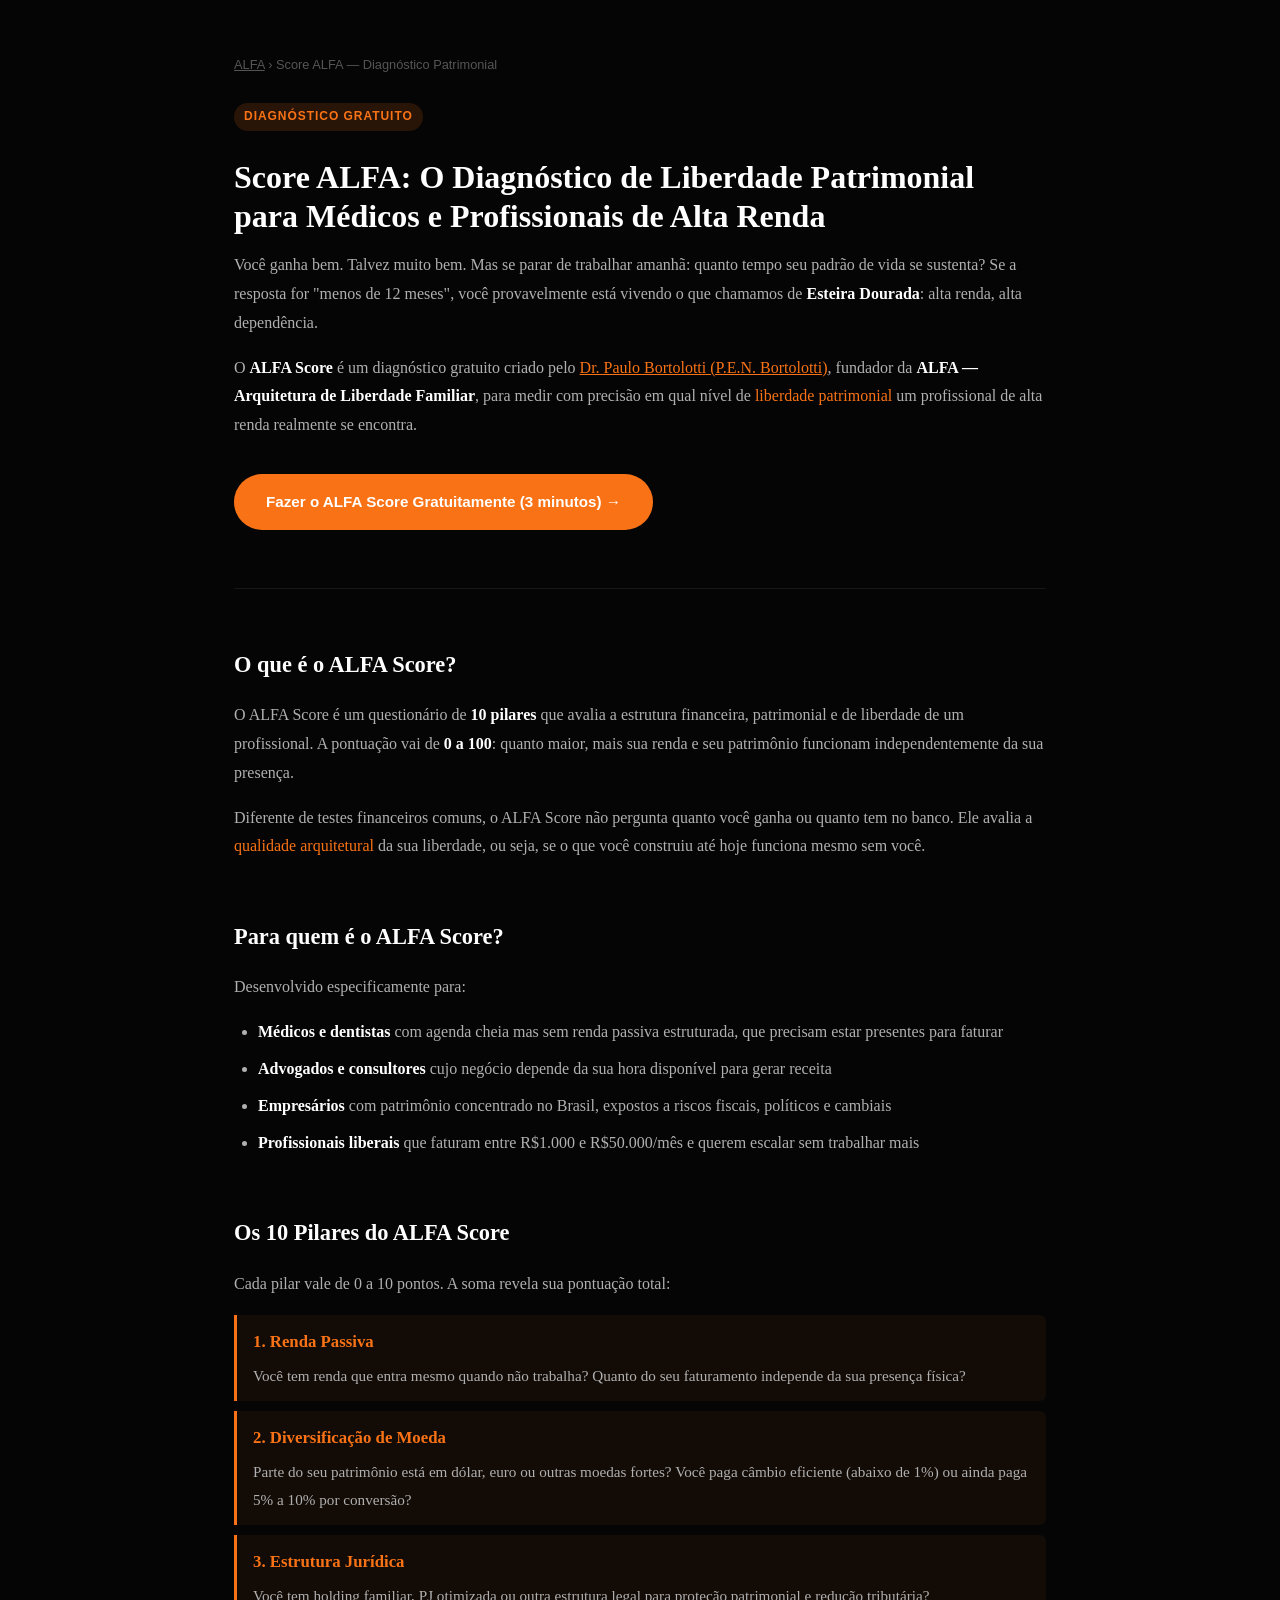
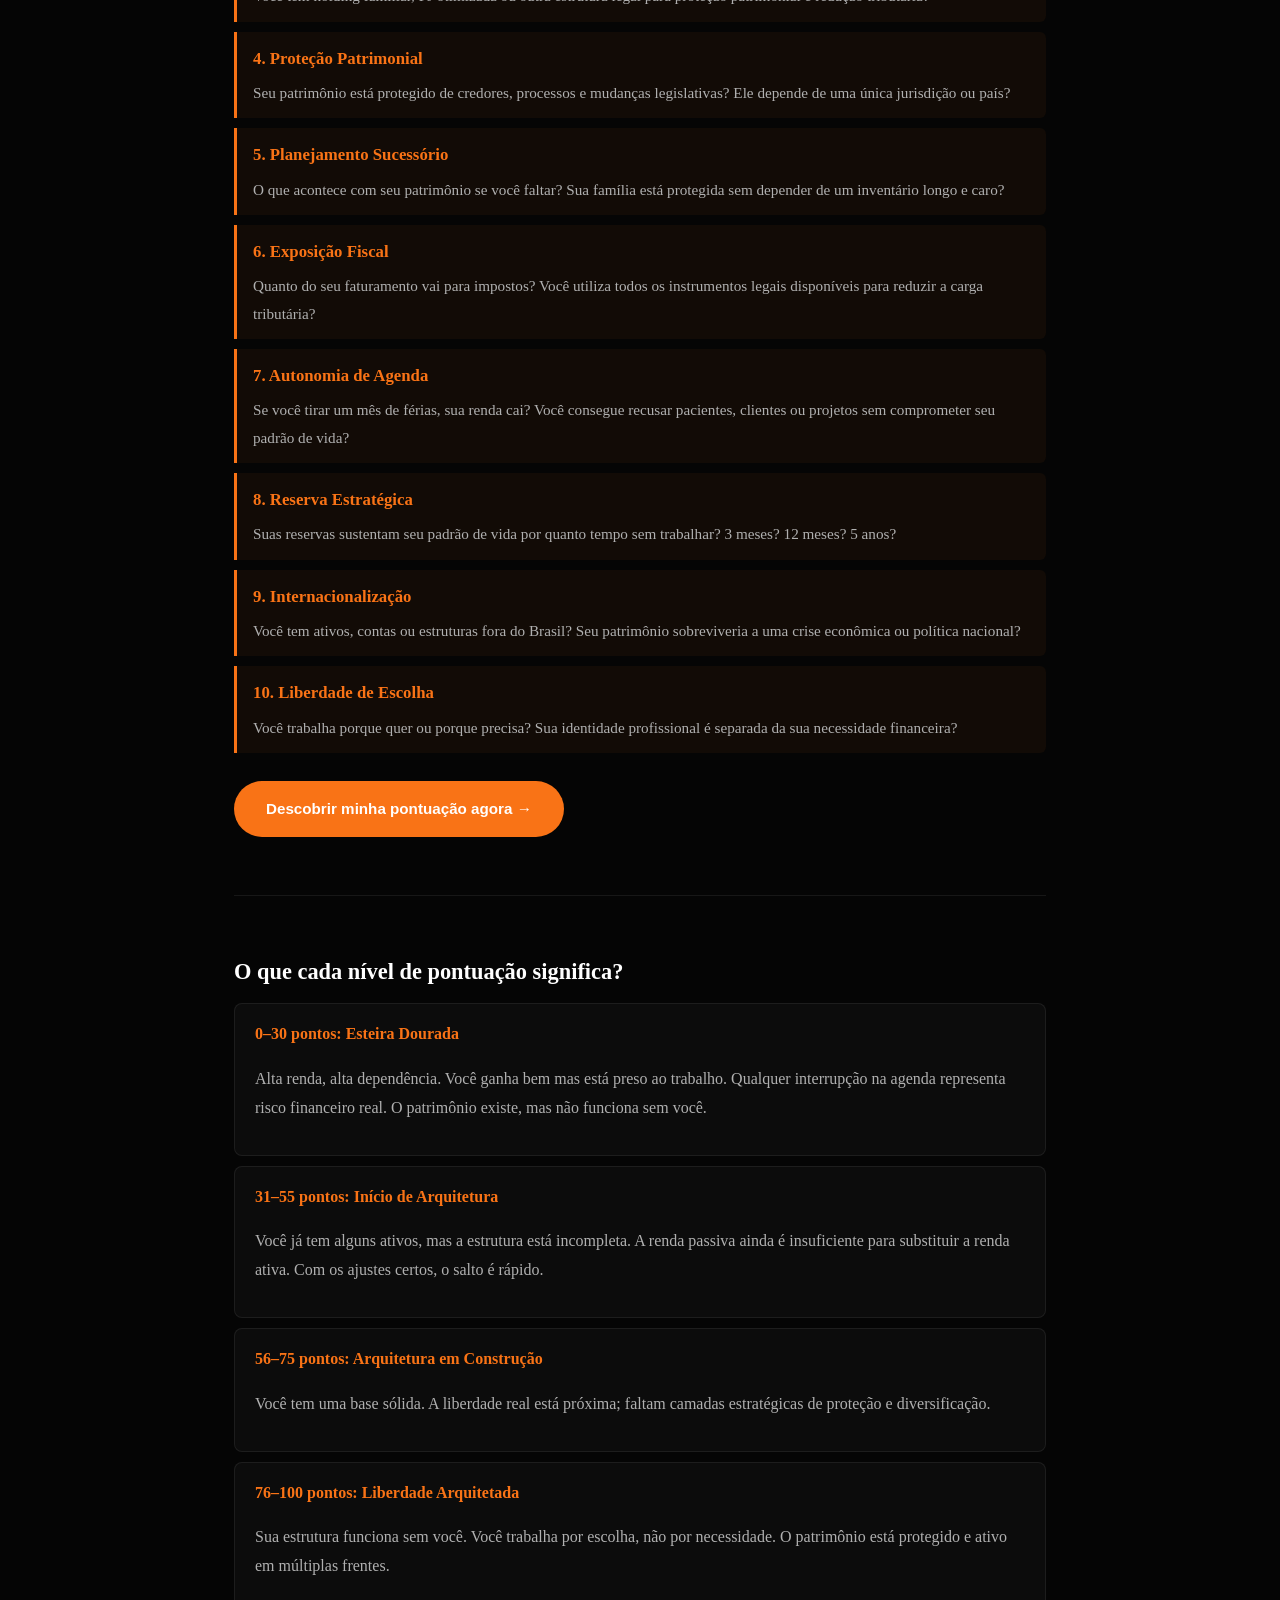
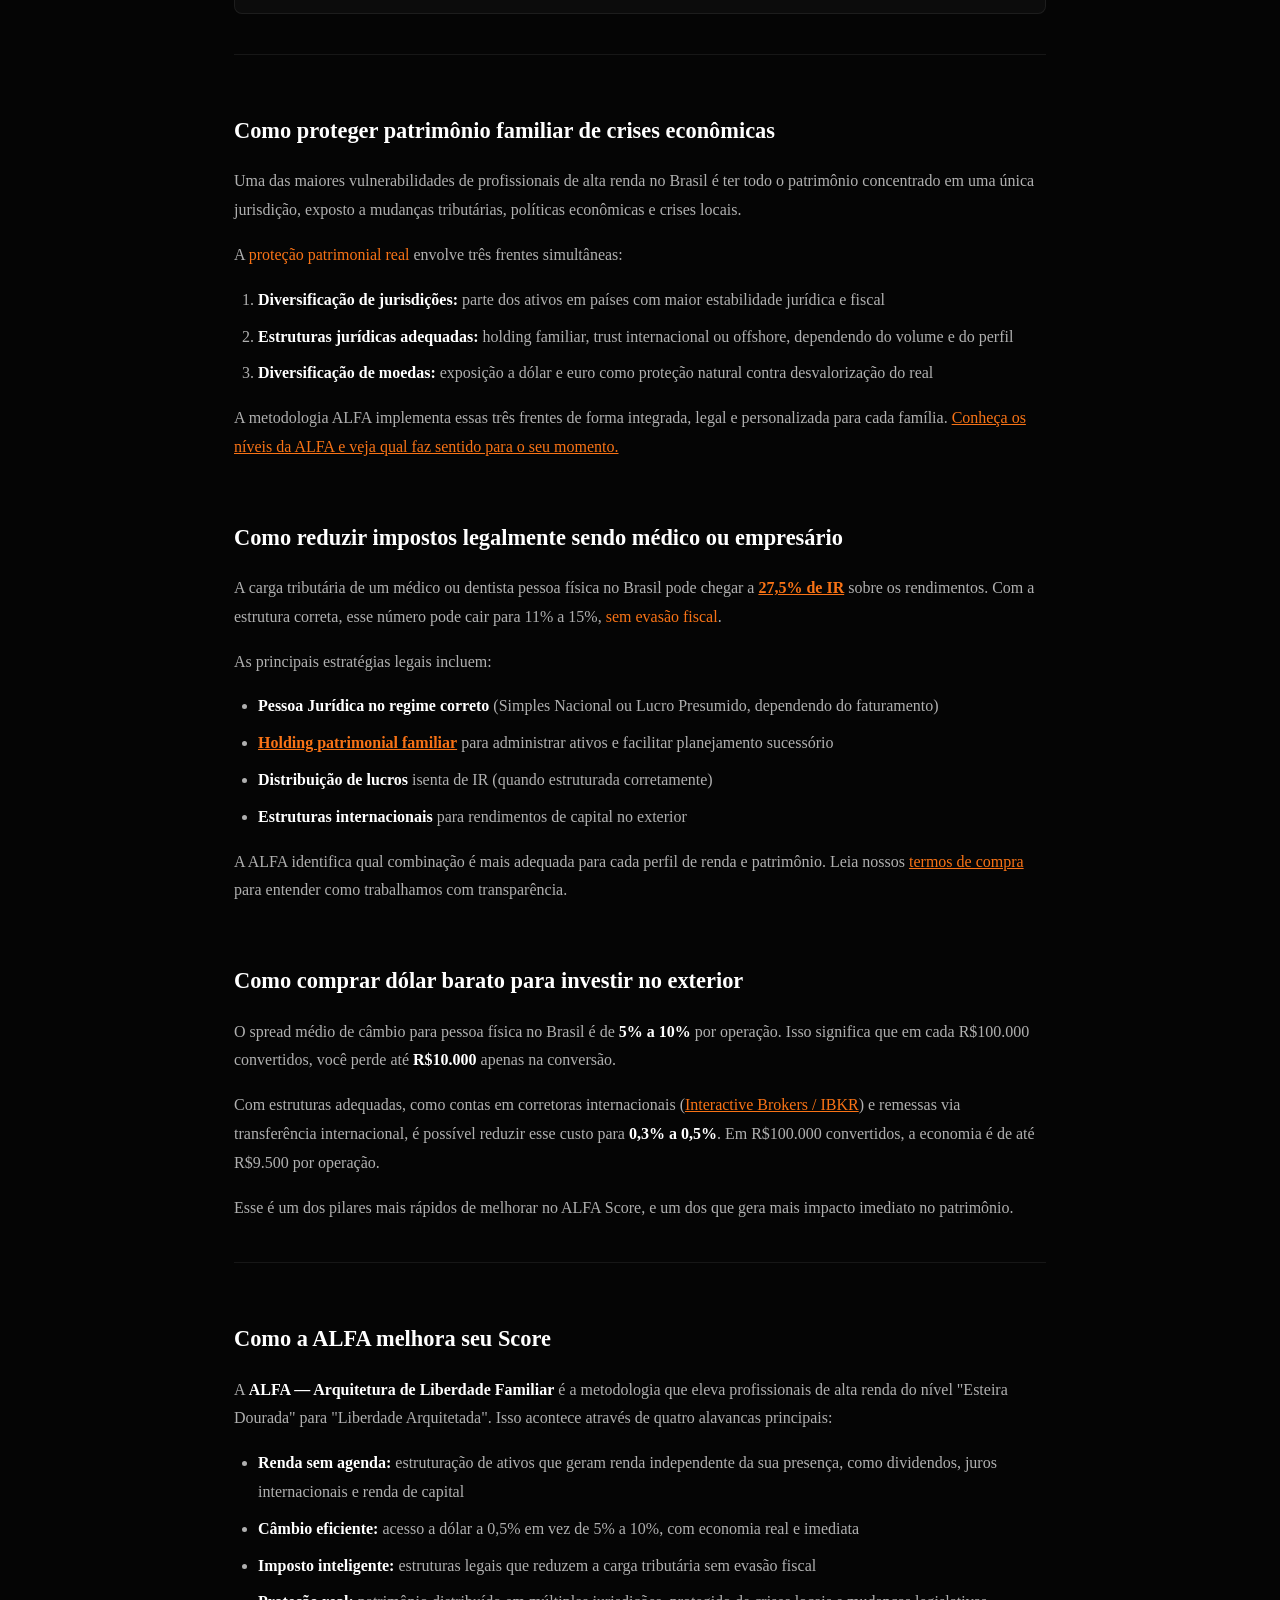
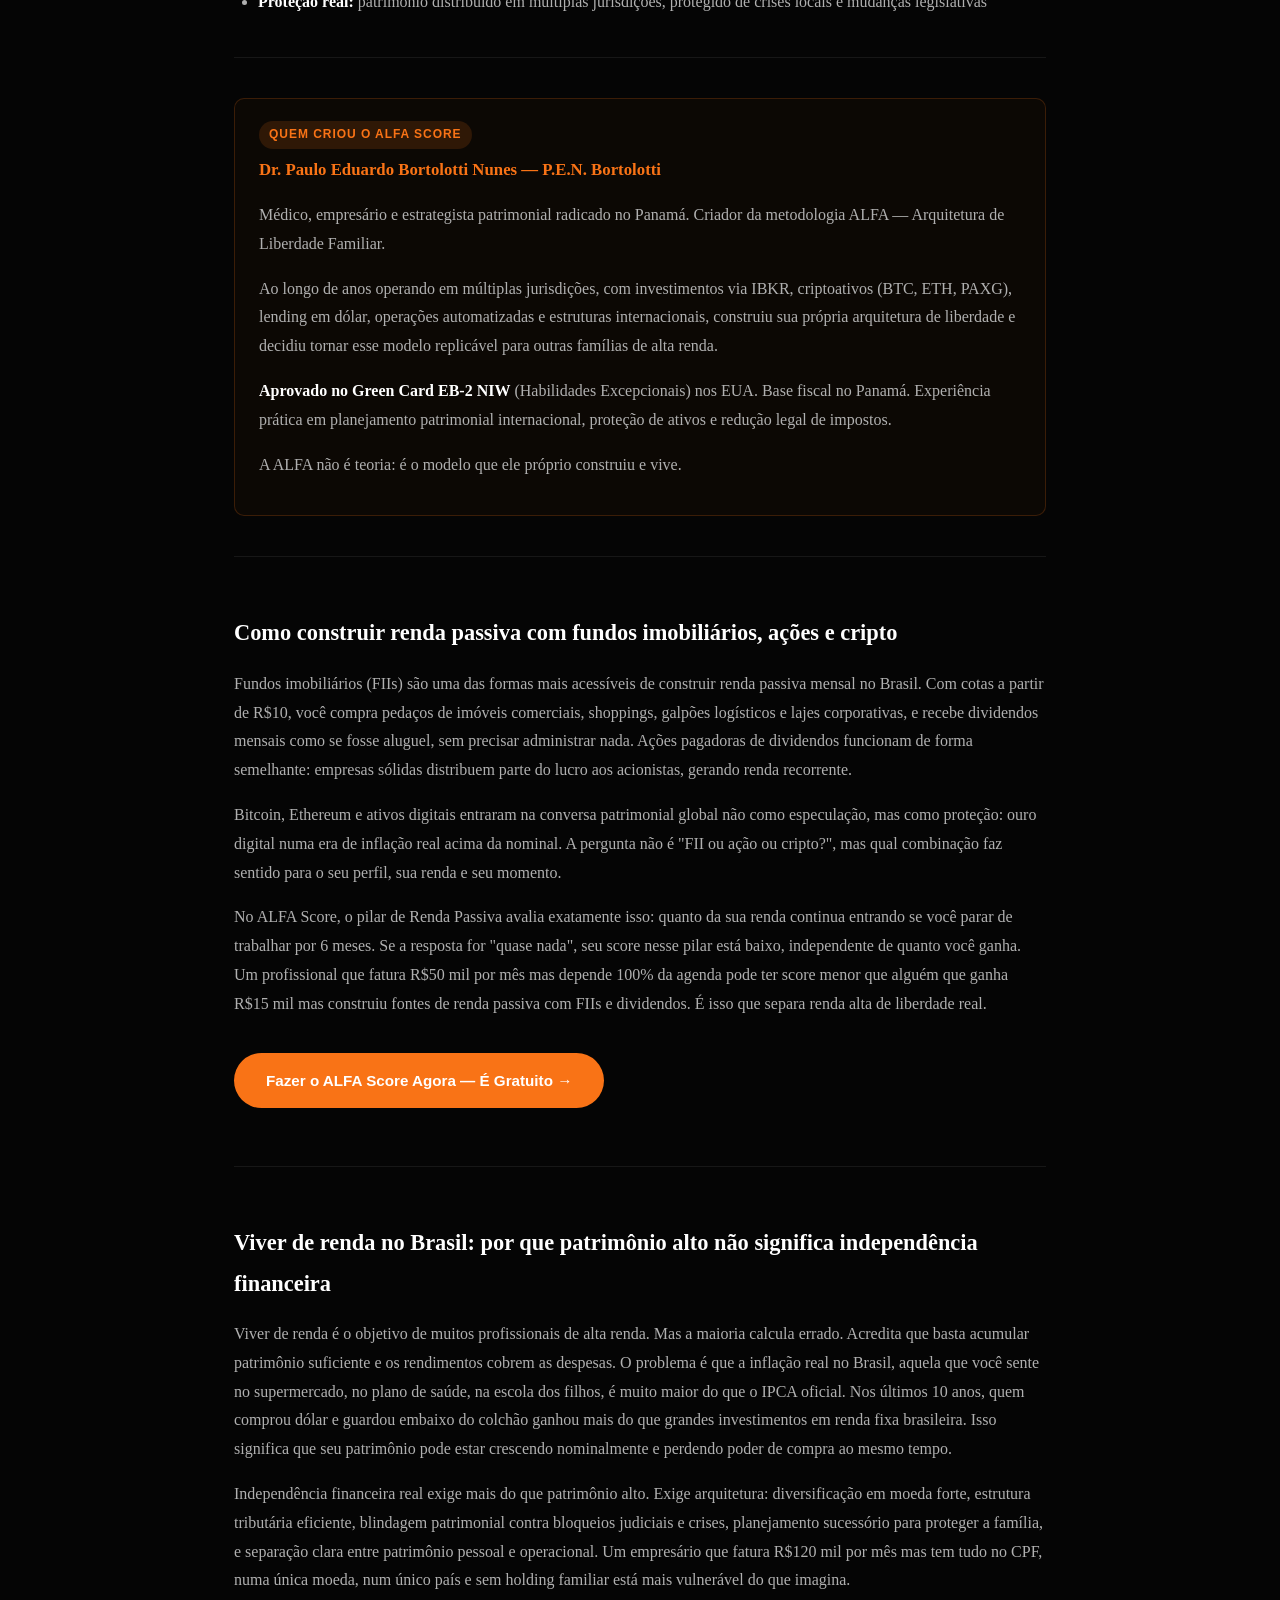
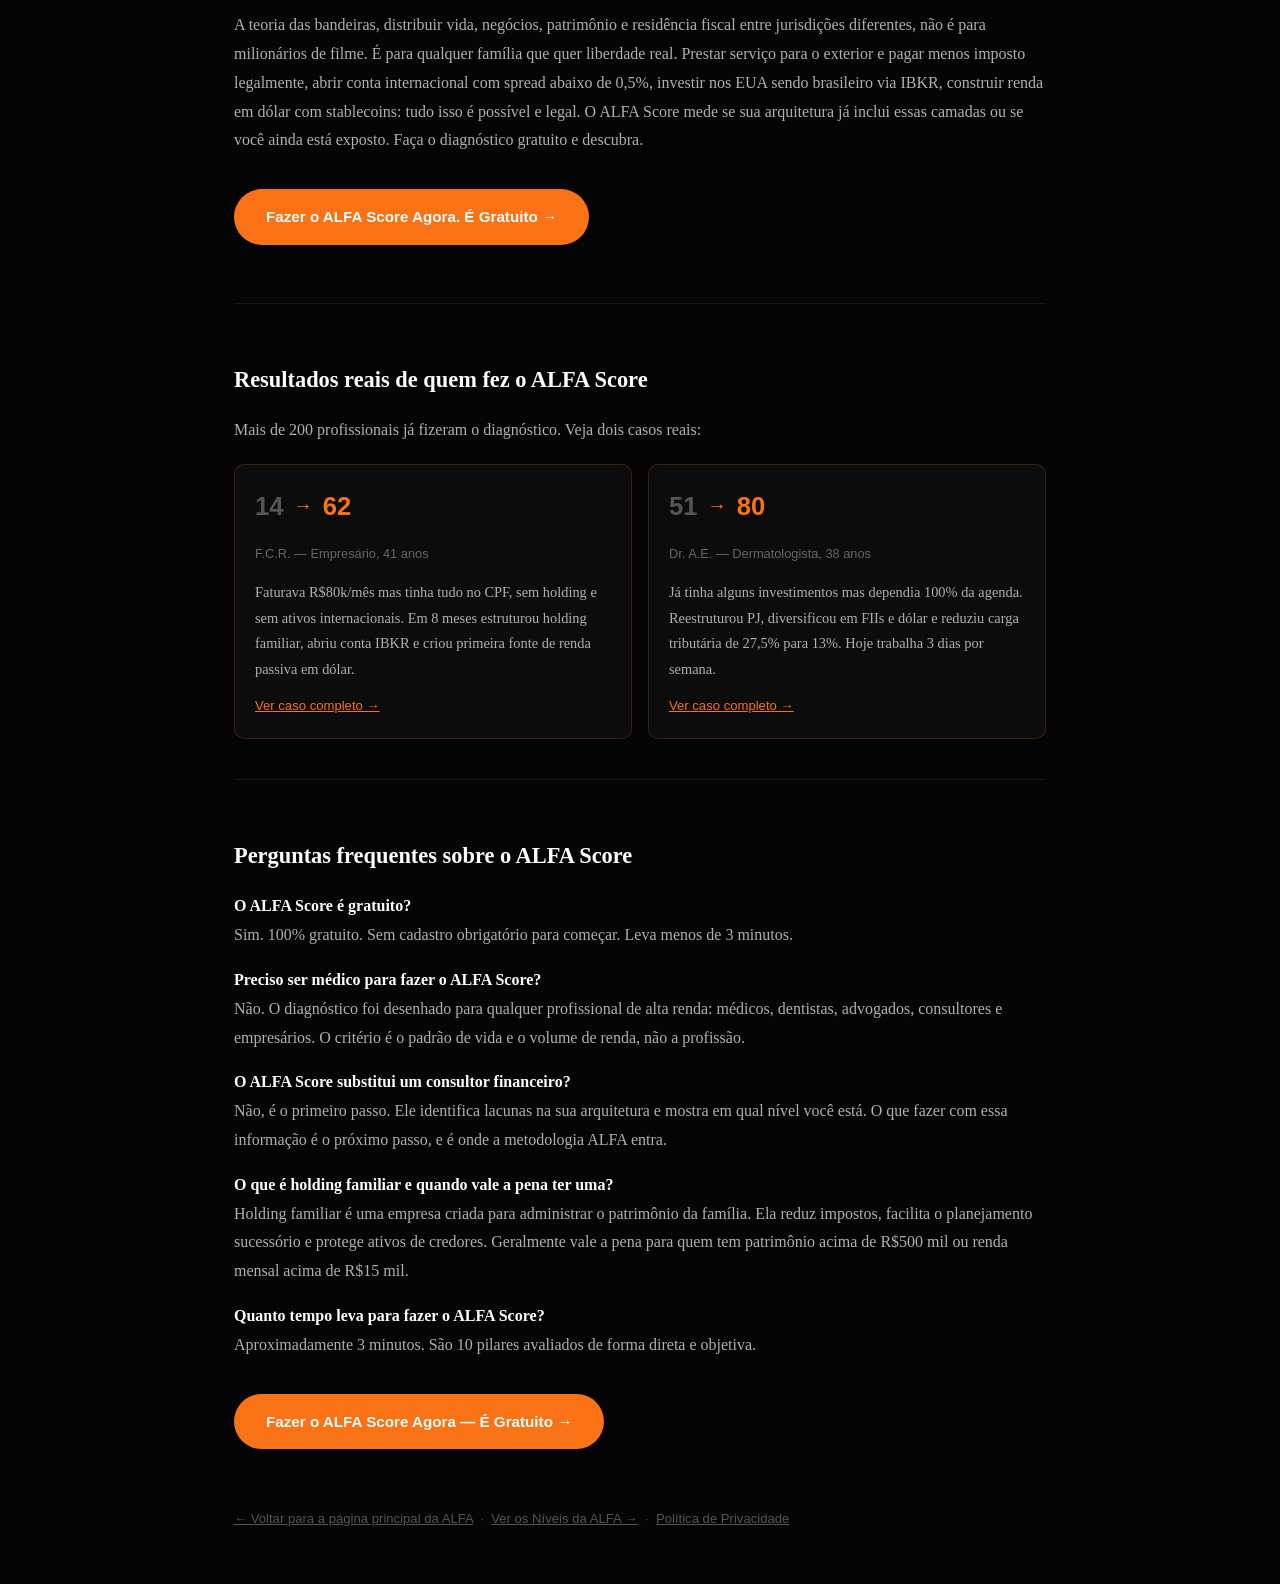
<file: sobre-alf-score/index.html>
﻿<!DOCTYPE html>
<html lang="pt-BR">
<head>
<!-- Google tag (gtag.js) -->
<script async src="https://www.googletagmanager.com/gtag/js?id=G-0Z242CJF7F"></script>
<script>
  window.dataLayer = window.dataLayer || [];
  function gtag(){dataLayer.push(arguments);}
  gtag('js', new Date());
  gtag('config', 'G-0Z242CJF7F');
</script>
<meta charset="utf-8"/>
<meta name="viewport" content="width=device-width, initial-scale=1.0"/>
<title>Diagnóstico Patrimonial Gratuito | 10 Pilares de Liberdade | P.E.N. Bortolotti</title>
<meta name="description" content="Descubra em 3 minutos se seu patrimônio funciona sem você. 10 pilares avaliados: renda passiva, proteção patrimonial, holding familiar, diversificação internacional. Gratuito para médicos e empresários."/>
<meta name="robots" content="index, follow, max-snippet:-1, max-image-preview:large, max-video-preview:-1"/>
<meta name="author" content="Dr. Paulo Eduardo Bortolotti Nunes — P.E.N. Bortolotti"/>
<link rel="canonical" href="https://penbortolotti.com.br/sobre-alf-score/"/>
<meta property="og:type" content="article"/>
<meta property="og:url" content="https://penbortolotti.com.br/sobre-alf-score/"/>
<meta property="og:title" content="Score ALFA — Diagnóstico Patrimonial Gratuito | P.E.N. Bortolotti"/>
<meta property="og:description" content="Descubra em 3 minutos se sua renda funciona sem você. O ALFA Score avalia 10 pilares de liberdade patrimonial — e mostra exatamente o que construir."/>
<meta property="og:image" content="https://penbortolotti.com.br/og-image.jpg"/>
<meta property="og:image:width" content="1200"/>
<meta property="og:image:height" content="630"/>
<meta property="og:locale" content="pt_BR"/>
<meta property="og:site_name" content="ALFA — Arquitetura de Liberdade Familiar"/>
<meta name="twitter:card" content="summary_large_image"/>
<meta name="twitter:title" content="Score ALFA — Diagnóstico Patrimonial Gratuito"/>
<meta name="twitter:description" content="10 pilares. 3 minutos. Descubra se sua renda funciona sem você — e o que construir para chegar lá."/>
<meta name="twitter:image" content="https://penbortolotti.com.br/og-image.jpg"/>
<script type="application/ld+json">
{
  "@context": "https://schema.org",
  "@graph": [
    {
      "@type": "BreadcrumbList",
      "itemListElement": [
        {"@type": "ListItem", "position": 1, "name": "ALFA", "item": "https://penbortolotti.com.br/"},
        {"@type": "ListItem", "position": 2, "name": "Score ALFA — Diagnóstico Patrimonial", "item": "https://penbortolotti.com.br/sobre-alf-score/"}
      ]
    },
    {
      "@type": "Article",
      "headline": "Score ALFA: O Diagnóstico de Liberdade Patrimonial para Profissionais de Alta Renda",
      "description": "O ALFA Score avalia 10 pilares da sua arquitetura patrimonial e revela com precisão onde você está — e o que construir para ter liberdade real.",
      "author": {
        "@type": "Person",
        "name": "Dr. Paulo Eduardo Bortolotti Nunes",
        "jobTitle": "Médico, Empresário e Estrategista Patrimonial",
        "description": "Médico e empresário brasileiro radicado no Panamá. Aprovado no Green Card EB-2 NIW (Habilidades Excepcionais). Criador da metodologia ALFA — Arquitetura de Liberdade Familiar.",
        "url": "https://penbortolotti.com.br",
        "sameAs": ["https://penbortolotti.com.br"]
      },
      "publisher": {
        "@type": "Organization",
        "name": "ALFA — Arquitetura de Liberdade Familiar",
        "url": "https://penbortolotti.com.br",
        "logo": "https://penbortolotti.com.br/ALFA Logo.png"
      },
      "mainEntityOfPage": "https://penbortolotti.com.br/sobre-alf-score/",
      "datePublished": "2026-06-06",
      "dateModified": "2026-06-06",
      "keywords": "score patrimonial, arquitetura patrimonial, liberdade financeira, renda passiva, proteção patrimonial, dólar eficiente, imposto inteligente, médico empresário"
    },
    {
      "@type": "FAQPage",
      "mainEntity": [
        {
          "@type": "Question",
          "name": "O ALFA Score é gratuito?",
          "acceptedAnswer": {"@type": "Answer", "text": "Sim. 100% gratuito. Sem cadastro obrigatório para começar. Leva menos de 3 minutos."}
        },
        {
          "@type": "Question",
          "name": "Preciso ser médico para fazer o ALFA Score?",
          "acceptedAnswer": {"@type": "Answer", "text": "Não. O diagnóstico foi desenhado para qualquer profissional de alta renda: médicos, dentistas, advogados, consultores e empresários. O critério é o padrão de vida e o volume de renda, não a profissão."}
        },
        {
          "@type": "Question",
          "name": "O ALFA Score substitui um consultor financeiro?",
          "acceptedAnswer": {"@type": "Answer", "text": "Não, é o primeiro passo. Ele identifica lacunas na sua arquitetura e mostra em qual nível você está. O que fazer com essa informação é o próximo passo, e é onde a metodologia ALFA entra."}
        },
        {
          "@type": "Question",
          "name": "O que é holding familiar e quando vale a pena ter uma?",
          "acceptedAnswer": {"@type": "Answer", "text": "Holding familiar é uma empresa criada para administrar o patrimônio da família. Ela reduz impostos, facilita o planejamento sucessório e protege ativos de credores. Geralmente vale a pena para quem tem patrimônio acima de R$500 mil ou renda mensal acima de R$15 mil."}
        },
        {
          "@type": "Question",
          "name": "Quanto tempo leva para fazer o ALFA Score?",
          "acceptedAnswer": {"@type": "Answer", "text": "Aproximadamente 3 minutos. São 10 pilares avaliados de forma direta e objetiva."}
        }
      ]
    }
  ]
}
</script>
<style>
  * { box-sizing: border-box; }
  body { font-family: Georgia, serif; max-width: 860px; margin: 0 auto; padding: 40px 24px; color: #e5e5e5; line-height: 1.8; background: #050505; }
  h1 { font-size: 2rem; margin-bottom: 0.5em; color: #ffffff; line-height: 1.2; }
  h2 { font-size: 1.4rem; margin-top: 2.5em; margin-bottom: 0.5em; color: #ffffff; }
  h3 { font-size: 1.05rem; color: #f97316; margin: 0 0 0.3em; }
  p { margin-bottom: 1em; color: #b0b0b0; }
  ul, ol { color: #b0b0b0; padding-left: 1.5em; }
  li { margin-bottom: 0.5em; }
  strong { color: #ffffff; }
  em { color: #f97316; font-style: normal; }
  a { color: #f97316; }
  a:hover { color: #fdba74; }
  .cta { display: inline-block; background: #f97316; color: #fff !important; padding: 14px 32px; border-radius: 50px; text-decoration: none; font-weight: 700; margin: 1.2em 0; font-family: sans-serif; font-size: 0.95rem; }
  .cta:hover { background: #ea6a0a; }
  .pillar { background: rgba(249,115,22,0.05); border-left: 3px solid #f97316; padding: 12px 16px; margin-bottom: 10px; border-radius: 0 6px 6px 0; }
  .pillar p { margin: 0; color: #b0b0b0; font-size: 0.95rem; }
  .nivel { background: rgba(255,255,255,0.03); border: 1px solid rgba(255,255,255,0.07); border-radius: 8px; padding: 16px 20px; margin-bottom: 10px; }
  .nivel strong { color: #f97316; }
  .badge { display: inline-block; background: rgba(249,115,22,0.15); color: #f97316; font-size: 0.75rem; font-family: sans-serif; font-weight: 600; letter-spacing: 0.08em; text-transform: uppercase; padding: 3px 10px; border-radius: 50px; margin-bottom: 0.5em; }
  .author-box { border: 1px solid rgba(249,115,22,0.2); border-radius: 10px; padding: 20px 24px; margin: 2em 0; background: rgba(249,115,22,0.03); }
  .author-box h3 { margin-bottom: 0.5em; }
  .divider { border: none; border-top: 1px solid rgba(255,255,255,0.07); margin: 2.5em 0; }
  .breadcrumb { font-size: 0.8rem; color: #555; margin-bottom: 2em; font-family: sans-serif; }
  .breadcrumb a { color: #555; }
  .breadcrumb a:hover { color: #f97316; }
  .proof-grid { display: grid; grid-template-columns: 1fr 1fr; gap: 16px; margin: 1.2em 0; }
  .proof-card { background: rgba(255,255,255,0.03); border: 1px solid rgba(249,115,22,0.2); border-radius: 10px; padding: 18px 20px; }
  .proof-card .score-row { display: flex; align-items: center; gap: 10px; margin-bottom: 8px; }
  .proof-card .score-before { font-size: 1.6rem; font-weight: 700; color: #555; font-family: sans-serif; }
  .proof-card .score-arrow { color: #f97316; font-size: 1.2rem; }
  .proof-card .score-after { font-size: 1.6rem; font-weight: 700; color: #f97316; font-family: sans-serif; }
  .proof-card .proof-name { font-size: 0.8rem; color: #666; font-family: sans-serif; margin-bottom: 6px; }
  .proof-card p { font-size: 0.9rem; margin-bottom: 8px; }
  .proof-card a.proof-link { font-size: 0.82rem; font-family: sans-serif; }
  @media (max-width: 600px) { h1 { font-size: 1.6rem; } h2 { font-size: 1.25rem; } .cta { display: block; text-align: center; } .proof-grid { grid-template-columns: 1fr; } }
</style>
</head>
<body>

<p class="breadcrumb"><a href="https://penbortolotti.com.br/">ALFA</a> › Score ALFA — Diagnóstico Patrimonial</p>

<span class="badge">Diagnóstico Gratuito</span>
<h1>Score ALFA: O Diagnóstico de Liberdade Patrimonial para Médicos e Profissionais de Alta Renda</h1>

<p>Você ganha bem. Talvez muito bem. Mas se parar de trabalhar amanhã: quanto tempo seu padrão de vida se sustenta? Se a resposta for "menos de 12 meses", você provavelmente está vivendo o que chamamos de <strong>Esteira Dourada</strong>: alta renda, alta dependência.</p>

<p>O <strong>ALFA Score</strong> é um diagnóstico gratuito criado pelo <a href="https://penbortolotti.com.br/">Dr. Paulo Bortolotti (P.E.N. Bortolotti)</a>, fundador da <strong>ALFA — Arquitetura de Liberdade Familiar</strong>, para medir com precisão em qual nível de <em>liberdade patrimonial</em> um profissional de alta renda realmente se encontra.</p>

<a href="https://penbortolotti.com.br/quiz-alf-score.html" class="cta">Fazer o ALFA Score Gratuitamente (3 minutos) →</a>

<hr class="divider"/>

<h2>O que é o ALFA Score?</h2>

<p>O ALFA Score é um questionário de <strong>10 pilares</strong> que avalia a estrutura financeira, patrimonial e de liberdade de um profissional. A pontuação vai de <strong>0 a 100</strong>: quanto maior, mais sua renda e seu patrimônio funcionam independentemente da sua presença.</p>

<p>Diferente de testes financeiros comuns, o ALFA Score não pergunta quanto você ganha ou quanto tem no banco. Ele avalia a <em>qualidade arquitetural</em> da sua liberdade, ou seja, se o que você construiu até hoje funciona mesmo sem você.</p>

<h2>Para quem é o ALFA Score?</h2>

<p>Desenvolvido especificamente para:</p>
<ul>
  <li><strong>Médicos e dentistas</strong> com agenda cheia mas sem renda passiva estruturada, que precisam estar presentes para faturar</li>
  <li><strong>Advogados e consultores</strong> cujo negócio depende da sua hora disponível para gerar receita</li>
  <li><strong>Empresários</strong> com patrimônio concentrado no Brasil, expostos a riscos fiscais, políticos e cambiais</li>
  <li><strong>Profissionais liberais</strong> que faturam entre R$1.000 e R$50.000/mês e querem escalar sem trabalhar mais</li>
</ul>

<h2>Os 10 Pilares do ALFA Score</h2>
<p>Cada pilar vale de 0 a 10 pontos. A soma revela sua pontuação total:</p>

<div class="pillar"><h3>1. Renda Passiva</h3><p>Você tem renda que entra mesmo quando não trabalha? Quanto do seu faturamento independe da sua presença física?</p></div>
<div class="pillar"><h3>2. Diversificação de Moeda</h3><p>Parte do seu patrimônio está em dólar, euro ou outras moedas fortes? Você paga câmbio eficiente (abaixo de 1%) ou ainda paga 5% a 10% por conversão?</p></div>
<div class="pillar"><h3>3. Estrutura Jurídica</h3><p>Você tem holding familiar, PJ otimizada ou outra estrutura legal para proteção patrimonial e redução tributária?</p></div>
<div class="pillar"><h3>4. Proteção Patrimonial</h3><p>Seu patrimônio está protegido de credores, processos e mudanças legislativas? Ele depende de uma única jurisdição ou país?</p></div>
<div class="pillar"><h3>5. Planejamento Sucessório</h3><p>O que acontece com seu patrimônio se você faltar? Sua família está protegida sem depender de um inventário longo e caro?</p></div>
<div class="pillar"><h3>6. Exposição Fiscal</h3><p>Quanto do seu faturamento vai para impostos? Você utiliza todos os instrumentos legais disponíveis para reduzir a carga tributária?</p></div>
<div class="pillar"><h3>7. Autonomia de Agenda</h3><p>Se você tirar um mês de férias, sua renda cai? Você consegue recusar pacientes, clientes ou projetos sem comprometer seu padrão de vida?</p></div>
<div class="pillar"><h3>8. Reserva Estratégica</h3><p>Suas reservas sustentam seu padrão de vida por quanto tempo sem trabalhar? 3 meses? 12 meses? 5 anos?</p></div>
<div class="pillar"><h3>9. Internacionalização</h3><p>Você tem ativos, contas ou estruturas fora do Brasil? Seu patrimônio sobreviveria a uma crise econômica ou política nacional?</p></div>
<div class="pillar"><h3>10. Liberdade de Escolha</h3><p>Você trabalha porque quer ou porque precisa? Sua identidade profissional é separada da sua necessidade financeira?</p></div>

<a href="https://penbortolotti.com.br/quiz-alf-score.html" class="cta">Descobrir minha pontuação agora →</a>

<hr class="divider"/>

<h2>O que cada nível de pontuação significa?</h2>

<div class="nivel"><strong>0–30 pontos: Esteira Dourada</strong><p>Alta renda, alta dependência. Você ganha bem mas está preso ao trabalho. Qualquer interrupção na agenda representa risco financeiro real. O patrimônio existe, mas não funciona sem você.</p></div>
<div class="nivel"><strong>31–55 pontos: Início de Arquitetura</strong><p>Você já tem alguns ativos, mas a estrutura está incompleta. A renda passiva ainda é insuficiente para substituir a renda ativa. Com os ajustes certos, o salto é rápido.</p></div>
<div class="nivel"><strong>56–75 pontos: Arquitetura em Construção</strong><p>Você tem uma base sólida. A liberdade real está próxima; faltam camadas estratégicas de proteção e diversificação.</p></div>
<div class="nivel"><strong>76–100 pontos: Liberdade Arquitetada</strong><p>Sua estrutura funciona sem você. Você trabalha por escolha, não por necessidade. O patrimônio está protegido e ativo em múltiplas frentes.</p></div>

<hr class="divider"/>

<h2>Como proteger patrimônio familiar de crises econômicas</h2>

<p>Uma das maiores vulnerabilidades de profissionais de alta renda no Brasil é ter todo o patrimônio concentrado em uma única jurisdição, exposto a mudanças tributárias, políticas econômicas e crises locais.</p>

<p>A <em>proteção patrimonial real</em> envolve três frentes simultâneas:</p>
<ol>
  <li><strong>Diversificação de jurisdições:</strong> parte dos ativos em países com maior estabilidade jurídica e fiscal</li>
  <li><strong>Estruturas jurídicas adequadas:</strong> holding familiar, trust internacional ou offshore, dependendo do volume e do perfil</li>
  <li><strong>Diversificação de moedas:</strong> exposição a dólar e euro como proteção natural contra desvalorização do real</li>
</ol>

<p>A metodologia ALFA implementa essas três frentes de forma integrada, legal e personalizada para cada família. <a href="https://penbortolotti.com.br/niveis/">Conheça os níveis da ALFA e veja qual faz sentido para o seu momento.</a></p>

<h2>Como reduzir impostos legalmente sendo médico ou empresário</h2>

<p>A carga tributária de um médico ou dentista pessoa física no Brasil pode chegar a <strong><a href="https://www.gov.br/receitafederal/pt-br/assuntos/meu-imposto-de-renda" target="_blank" rel="noopener">27,5% de IR</a></strong> sobre os rendimentos. Com a estrutura correta, esse número pode cair para 11% a 15%, <em>sem evasão fiscal</em>.</p>

<p>As principais estratégias legais incluem:</p>
<ul>
  <li><strong>Pessoa Jurídica no regime correto</strong> (Simples Nacional ou Lucro Presumido, dependendo do faturamento)</li>
  <li><strong><a href="https://www.sebrae.com.br/sites/PortalSebrae/artigos/holding-familiar-o-que-e-e-como-funciona" target="_blank" rel="noopener">Holding patrimonial familiar</a></strong> para administrar ativos e facilitar planejamento sucessório</li>
  <li><strong>Distribuição de lucros</strong> isenta de IR (quando estruturada corretamente)</li>
  <li><strong>Estruturas internacionais</strong> para rendimentos de capital no exterior</li>
</ul>

<p>A ALFA identifica qual combinação é mais adequada para cada perfil de renda e patrimônio. Leia nossos <a href="https://penbortolotti.com.br/termos-de-compra/">termos de compra</a> para entender como trabalhamos com transparência.</p>

<h2>Como comprar dólar barato para investir no exterior</h2>

<p>O spread médio de câmbio para pessoa física no Brasil é de <strong>5% a 10%</strong> por operação. Isso significa que em cada R$100.000 convertidos, você perde até <strong>R$10.000</strong> apenas na conversão.</p>

<p>Com estruturas adequadas, como contas em corretoras internacionais (<a href="https://www.ibkr.com" target="_blank" rel="noopener">Interactive Brokers / IBKR</a>) e remessas via transferência internacional, é possível reduzir esse custo para <strong>0,3% a 0,5%</strong>. Em R$100.000 convertidos, a economia é de até R$9.500 por operação.</p>

<p>Esse é um dos pilares mais rápidos de melhorar no ALFA Score, e um dos que gera mais impacto imediato no patrimônio.</p>

<hr class="divider"/>

<h2>Como a ALFA melhora seu Score</h2>

<p>A <strong>ALFA — Arquitetura de Liberdade Familiar</strong> é a metodologia que eleva profissionais de alta renda do nível "Esteira Dourada" para "Liberdade Arquitetada". Isso acontece através de quatro alavancas principais:</p>
<ul>
  <li><strong>Renda sem agenda:</strong> estruturação de ativos que geram renda independente da sua presença, como dividendos, juros internacionais e renda de capital</li>
  <li><strong>Câmbio eficiente:</strong> acesso a dólar a 0,5% em vez de 5% a 10%, com economia real e imediata</li>
  <li><strong>Imposto inteligente:</strong> estruturas legais que reduzem a carga tributária sem evasão fiscal</li>
  <li><strong>Proteção real:</strong> patrimônio distribuído em múltiplas jurisdições, protegido de crises locais e mudanças legislativas</li>
</ul>

<hr class="divider"/>

<div class="author-box">
  <span class="badge">Quem criou o ALFA Score</span>
  <h3><a href="https://penbortolotti.com.br/" style="color:#f97316;text-decoration:none;">Dr. Paulo Eduardo Bortolotti Nunes — P.E.N. Bortolotti</a></h3>
  <p>Médico, empresário e estrategista patrimonial radicado no Panamá. Criador da metodologia ALFA — Arquitetura de Liberdade Familiar.</p>
  <p>Ao longo de anos operando em múltiplas jurisdições, com investimentos via IBKR, criptoativos (BTC, ETH, PAXG), lending em dólar, operações automatizadas e estruturas internacionais, construiu sua própria arquitetura de liberdade e decidiu tornar esse modelo replicável para outras famílias de alta renda.</p>
  <p><strong>Aprovado no Green Card EB-2 NIW</strong> (Habilidades Excepcionais) nos EUA. Base fiscal no Panamá. Experiência prática em planejamento patrimonial internacional, proteção de ativos e redução legal de impostos.</p>
  <p>A ALFA não é teoria: é o modelo que ele próprio construiu e vive.</p>
</div>

<hr class="divider"/>

<h2>Como construir renda passiva com fundos imobiliários, ações e cripto</h2>

<p>Fundos imobiliários (FIIs) são uma das formas mais acessíveis de construir renda passiva mensal no Brasil. Com cotas a partir de R$10, você compra pedaços de imóveis comerciais, shoppings, galpões logísticos e lajes corporativas, e recebe dividendos mensais como se fosse aluguel, sem precisar administrar nada. Ações pagadoras de dividendos funcionam de forma semelhante: empresas sólidas distribuem parte do lucro aos acionistas, gerando renda recorrente.</p>

<p>Bitcoin, Ethereum e ativos digitais entraram na conversa patrimonial global não como especulação, mas como proteção: ouro digital numa era de inflação real acima da nominal. A pergunta não é "FII ou ação ou cripto?", mas qual combinação faz sentido para o seu perfil, sua renda e seu momento.</p>

<p>No ALFA Score, o pilar de Renda Passiva avalia exatamente isso: quanto da sua renda continua entrando se você parar de trabalhar por 6 meses. Se a resposta for "quase nada", seu score nesse pilar está baixo, independente de quanto você ganha. Um profissional que fatura R$50 mil por mês mas depende 100% da agenda pode ter score menor que alguém que ganha R$15 mil mas construiu fontes de renda passiva com FIIs e dividendos. É isso que separa renda alta de liberdade real.</p>

<a href="https://penbortolotti.com.br/quiz-alf-score.html" class="cta">Fazer o ALFA Score Agora — É Gratuito →</a>

<hr class="divider"/>

<h2>Viver de renda no Brasil: por que patrimônio alto não significa independência financeira</h2>

<p>Viver de renda é o objetivo de muitos profissionais de alta renda. Mas a maioria calcula errado. Acredita que basta acumular patrimônio suficiente e os rendimentos cobrem as despesas. O problema é que a inflação real no Brasil, aquela que você sente no supermercado, no plano de saúde, na escola dos filhos, é muito maior do que o IPCA oficial. Nos últimos 10 anos, quem comprou dólar e guardou embaixo do colchão ganhou mais do que grandes investimentos em renda fixa brasileira. Isso significa que seu patrimônio pode estar crescendo nominalmente e perdendo poder de compra ao mesmo tempo.</p>

<p>Independência financeira real exige mais do que patrimônio alto. Exige arquitetura: diversificação em moeda forte, estrutura tributária eficiente, blindagem patrimonial contra bloqueios judiciais e crises, planejamento sucessório para proteger a família, e separação clara entre patrimônio pessoal e operacional. Um empresário que fatura R$120 mil por mês mas tem tudo no CPF, numa única moeda, num único país e sem holding familiar está mais vulnerável do que imagina.</p>

<p>A teoria das bandeiras, distribuir vida, negócios, patrimônio e residência fiscal entre jurisdições diferentes, não é para milionários de filme. É para qualquer família que quer liberdade real. Prestar serviço para o exterior e pagar menos imposto legalmente, abrir conta internacional com spread abaixo de 0,5%, investir nos EUA sendo brasileiro via IBKR, construir renda em dólar com stablecoins: tudo isso é possível e legal. O ALFA Score mede se sua arquitetura já inclui essas camadas ou se você ainda está exposto. Faça o diagnóstico gratuito e descubra.</p>

<a href="https://penbortolotti.com.br/quiz-alf-score.html" class="cta">Fazer o ALFA Score Agora. É Gratuito →</a>

<hr class="divider"/>

<h2>Resultados reais de quem fez o ALFA Score</h2>

<p>Mais de 200 profissionais já fizeram o diagnóstico. Veja dois casos reais:</p>

<div class="proof-grid">
  <div class="proof-card">
    <div class="score-row">
      <span class="score-before">14</span>
      <span class="score-arrow">→</span>
      <span class="score-after">62</span>
    </div>
    <p class="proof-name">F.C.R. — Empresário, 41 anos</p>
    <p>Faturava R$80k/mês mas tinha tudo no CPF, sem holding e sem ativos internacionais. Em 8 meses estruturou holding familiar, abriu conta IBKR e criou primeira fonte de renda passiva em dólar.</p>
    <a href="https://penbortolotti.com.br/niveis/" class="proof-link">Ver caso completo →</a>
  </div>
  <div class="proof-card">
    <div class="score-row">
      <span class="score-before">51</span>
      <span class="score-arrow">→</span>
      <span class="score-after">80</span>
    </div>
    <p class="proof-name">Dr. A.E. — Dermatologista, 38 anos</p>
    <p>Já tinha alguns investimentos mas dependia 100% da agenda. Reestruturou PJ, diversificou em FIIs e dólar e reduziu carga tributária de 27,5% para 13%. Hoje trabalha 3 dias por semana.</p>
    <a href="https://penbortolotti.com.br/niveis/" class="proof-link">Ver caso completo →</a>
  </div>
</div>

<hr class="divider"/>

<h2>Perguntas frequentes sobre o ALFA Score</h2>

<p><strong>O ALFA Score é gratuito?</strong><br/>Sim. 100% gratuito. Sem cadastro obrigatório para começar. Leva menos de 3 minutos.</p>

<p><strong>Preciso ser médico para fazer o ALFA Score?</strong><br/>Não. O diagnóstico foi desenhado para qualquer profissional de alta renda: médicos, dentistas, advogados, consultores e empresários. O critério é o padrão de vida e o volume de renda, não a profissão.</p>

<p><strong>O ALFA Score substitui um consultor financeiro?</strong><br/>Não, é o primeiro passo. Ele identifica lacunas na sua arquitetura e mostra em qual nível você está. O que fazer com essa informação é o próximo passo, e é onde a metodologia ALFA entra.</p>

<p><strong>O que é holding familiar e quando vale a pena ter uma?</strong><br/>Holding familiar é uma empresa criada para administrar o patrimônio da família. Ela reduz impostos, facilita o planejamento sucessório e protege ativos de credores. Geralmente vale a pena para quem tem patrimônio acima de R$500 mil ou renda mensal acima de R$15 mil.</p>

<p><strong>Quanto tempo leva para fazer o ALFA Score?</strong><br/>Aproximadamente 3 minutos. São 10 pilares avaliados de forma direta e objetiva.</p>

<a href="https://penbortolotti.com.br/quiz-alf-score.html" class="cta">Fazer o ALFA Score Agora — É Gratuito →</a>

<p style="margin-top:3em;font-size:0.82em;color:#444;font-family:sans-serif;">
  <a href="https://penbortolotti.com.br/" style="color:#555;">← Voltar para a página principal da ALFA</a>
  &nbsp;·&nbsp;
  <a href="https://penbortolotti.com.br/niveis/" style="color:#555;">Ver os Níveis da ALFA →</a>
  &nbsp;·&nbsp;
  <a href="https://penbortolotti.com.br/politica-de-privacidade/" style="color:#555;">Política de Privacidade</a>
</p>

</body>
</html>
</file>
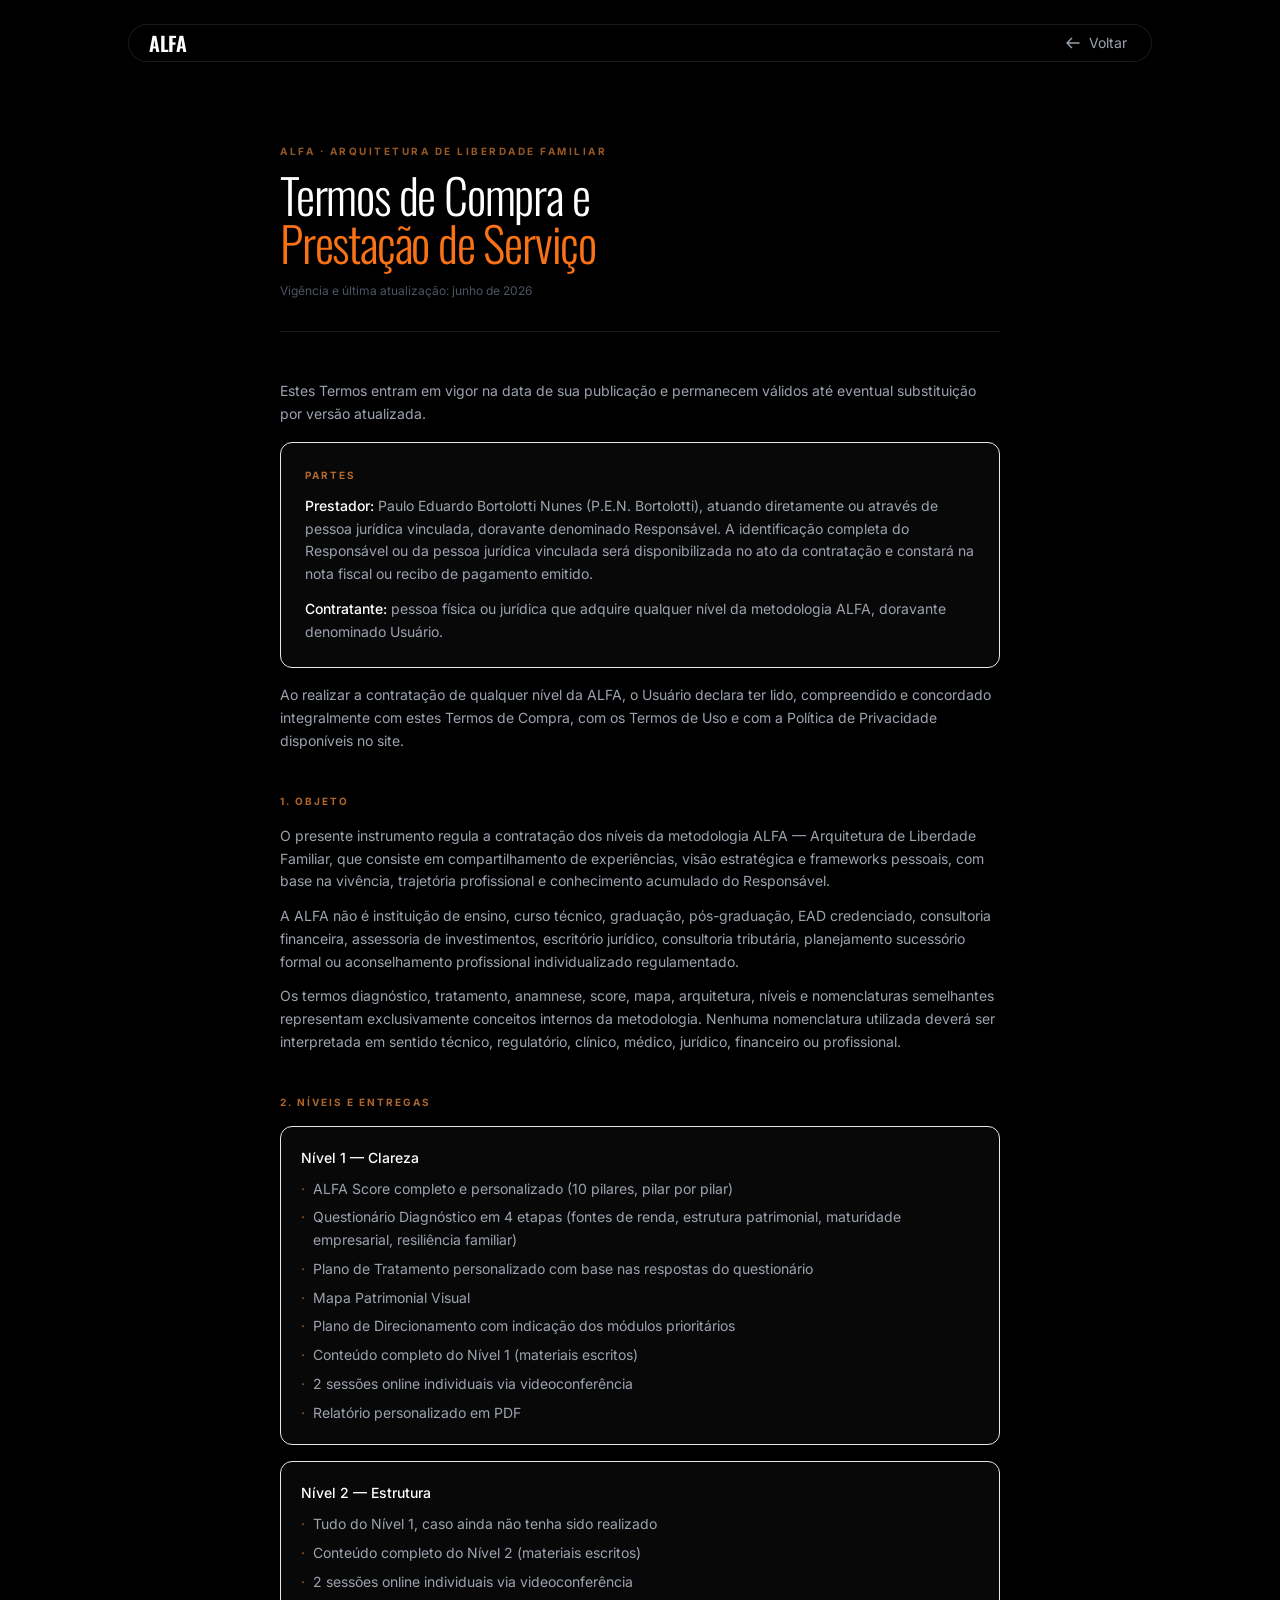
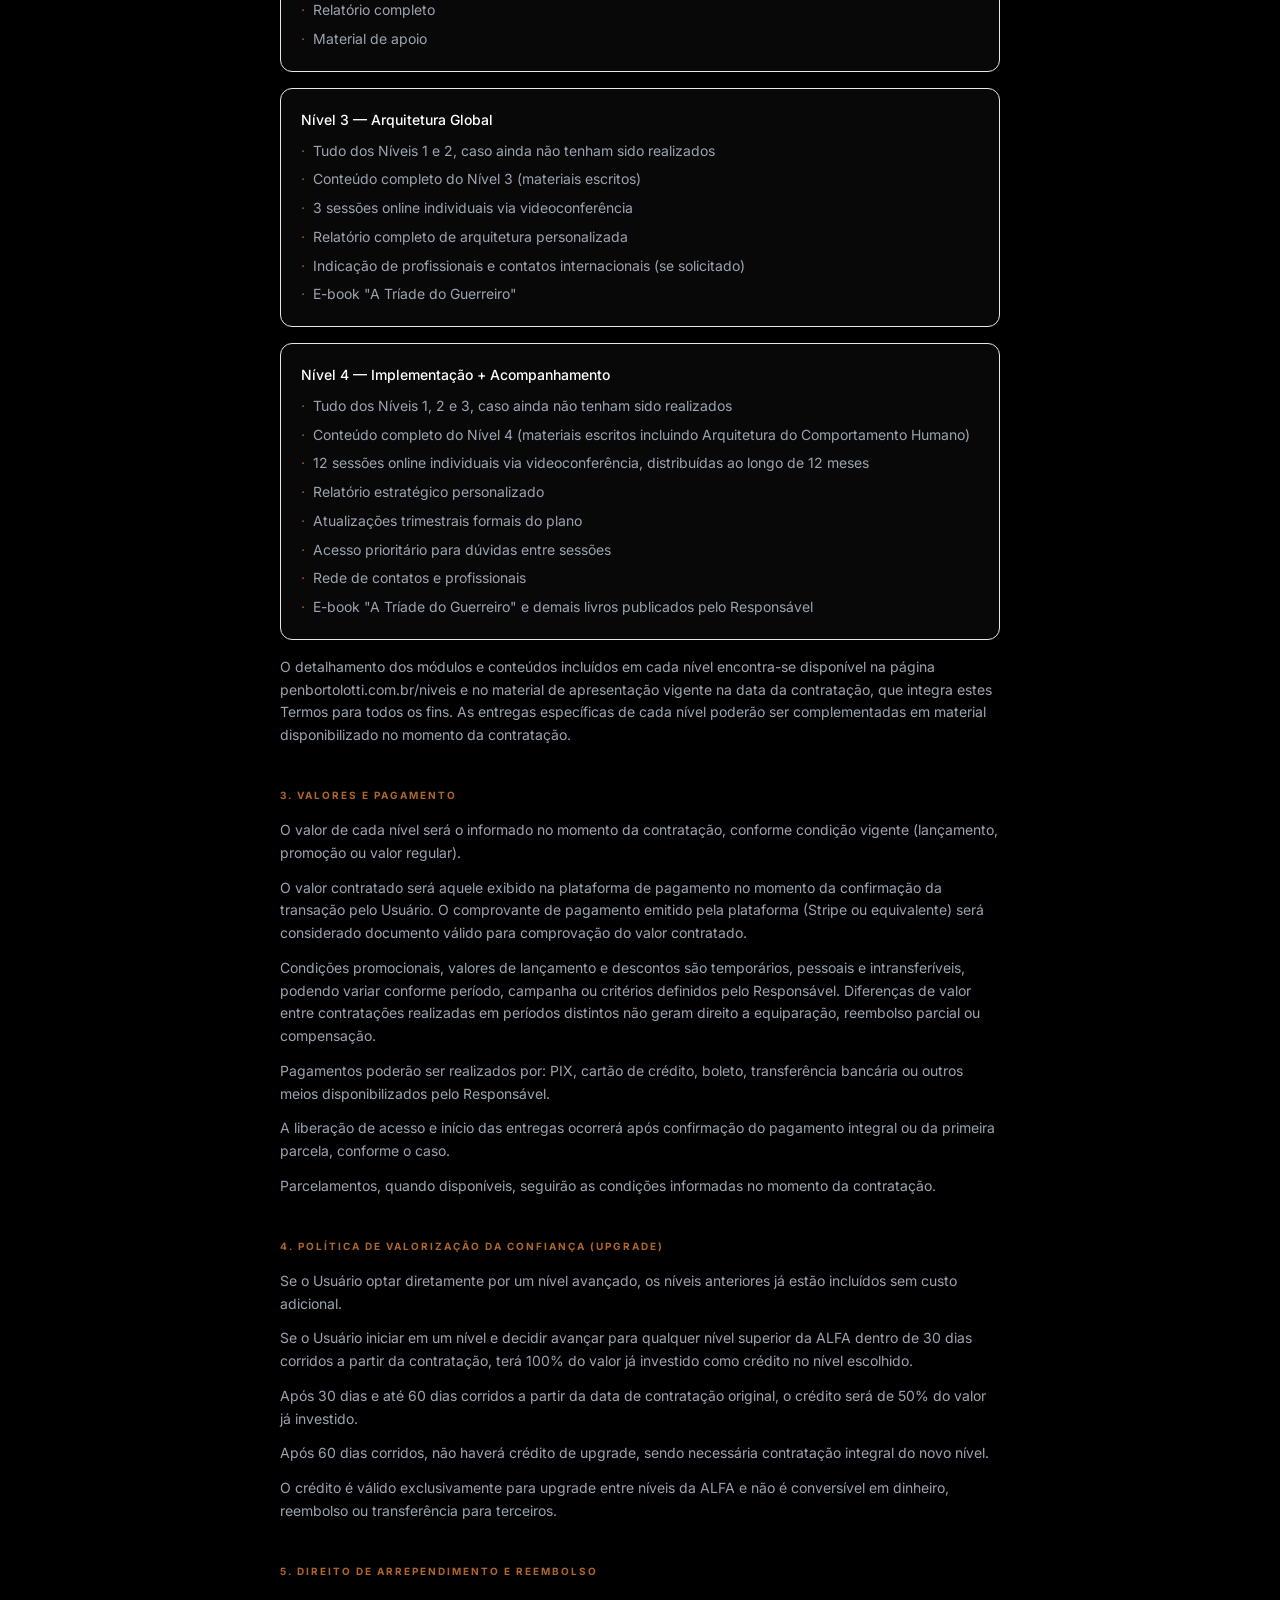
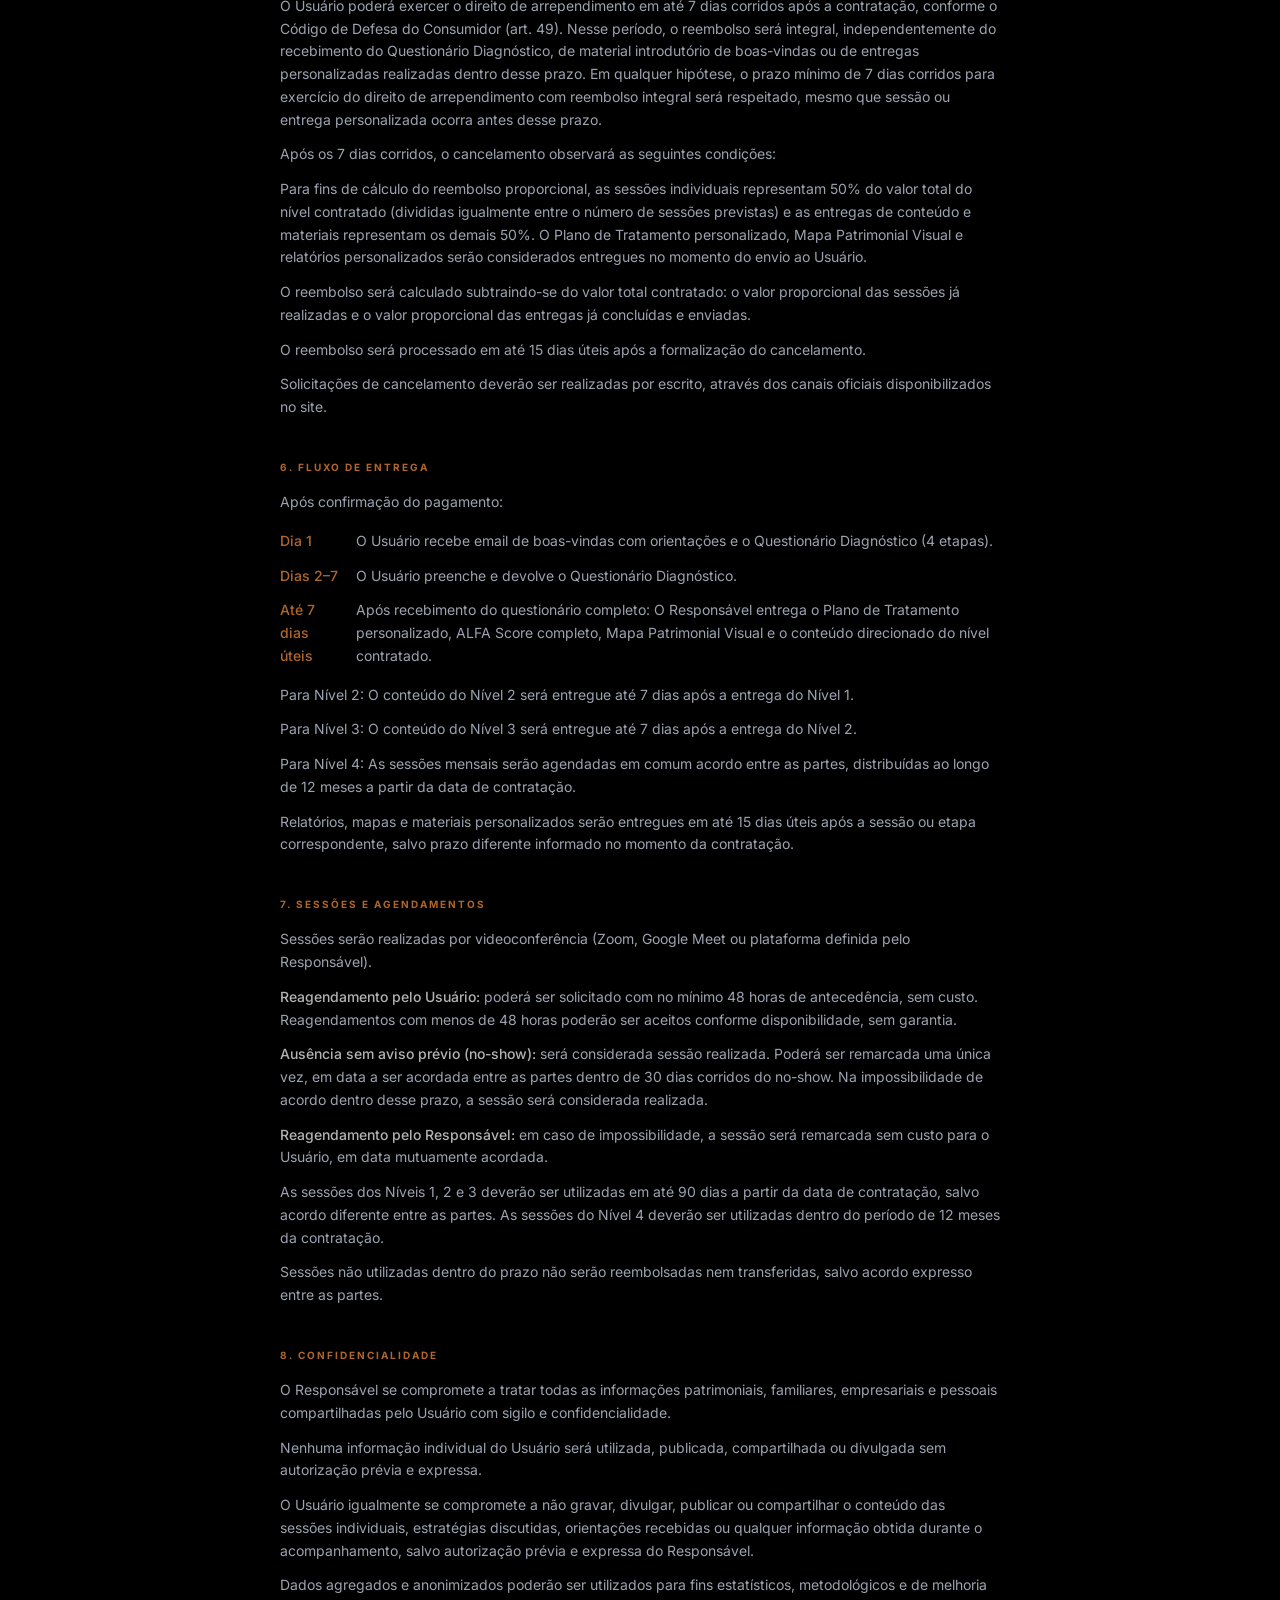
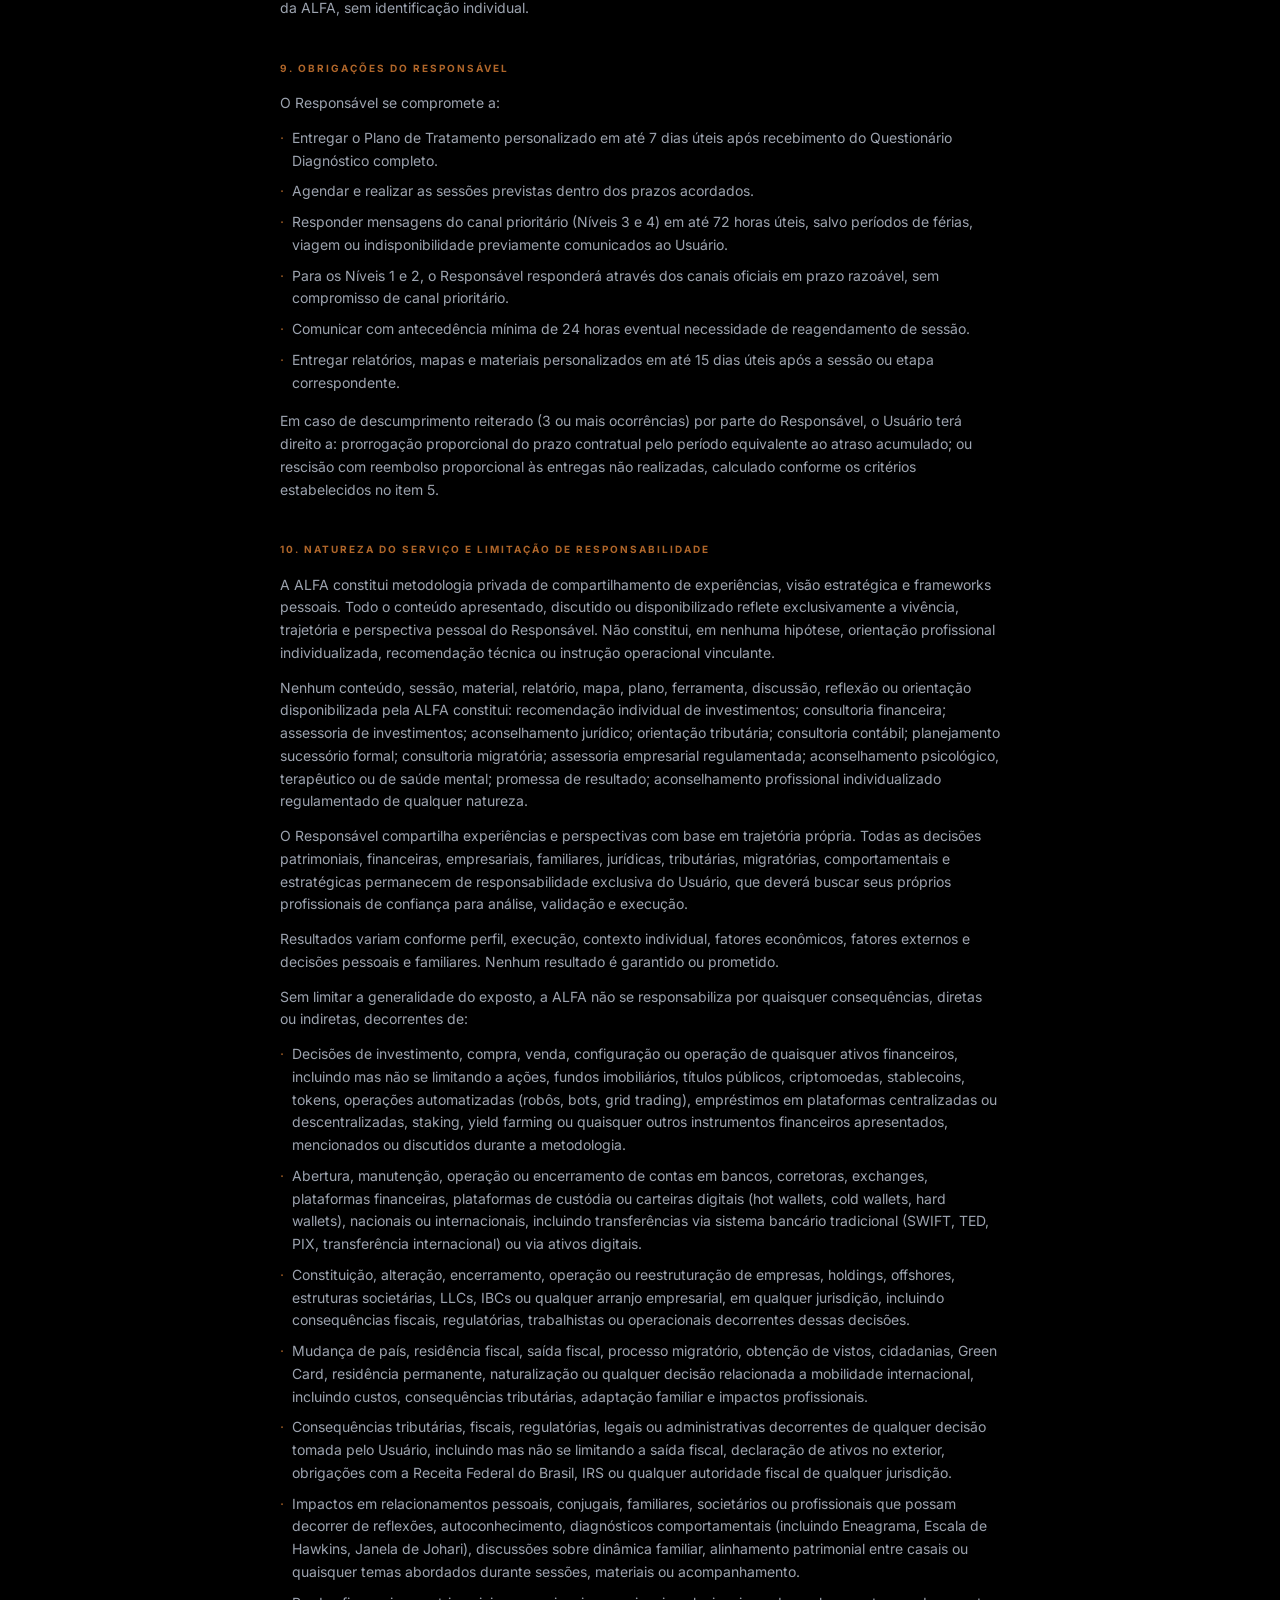
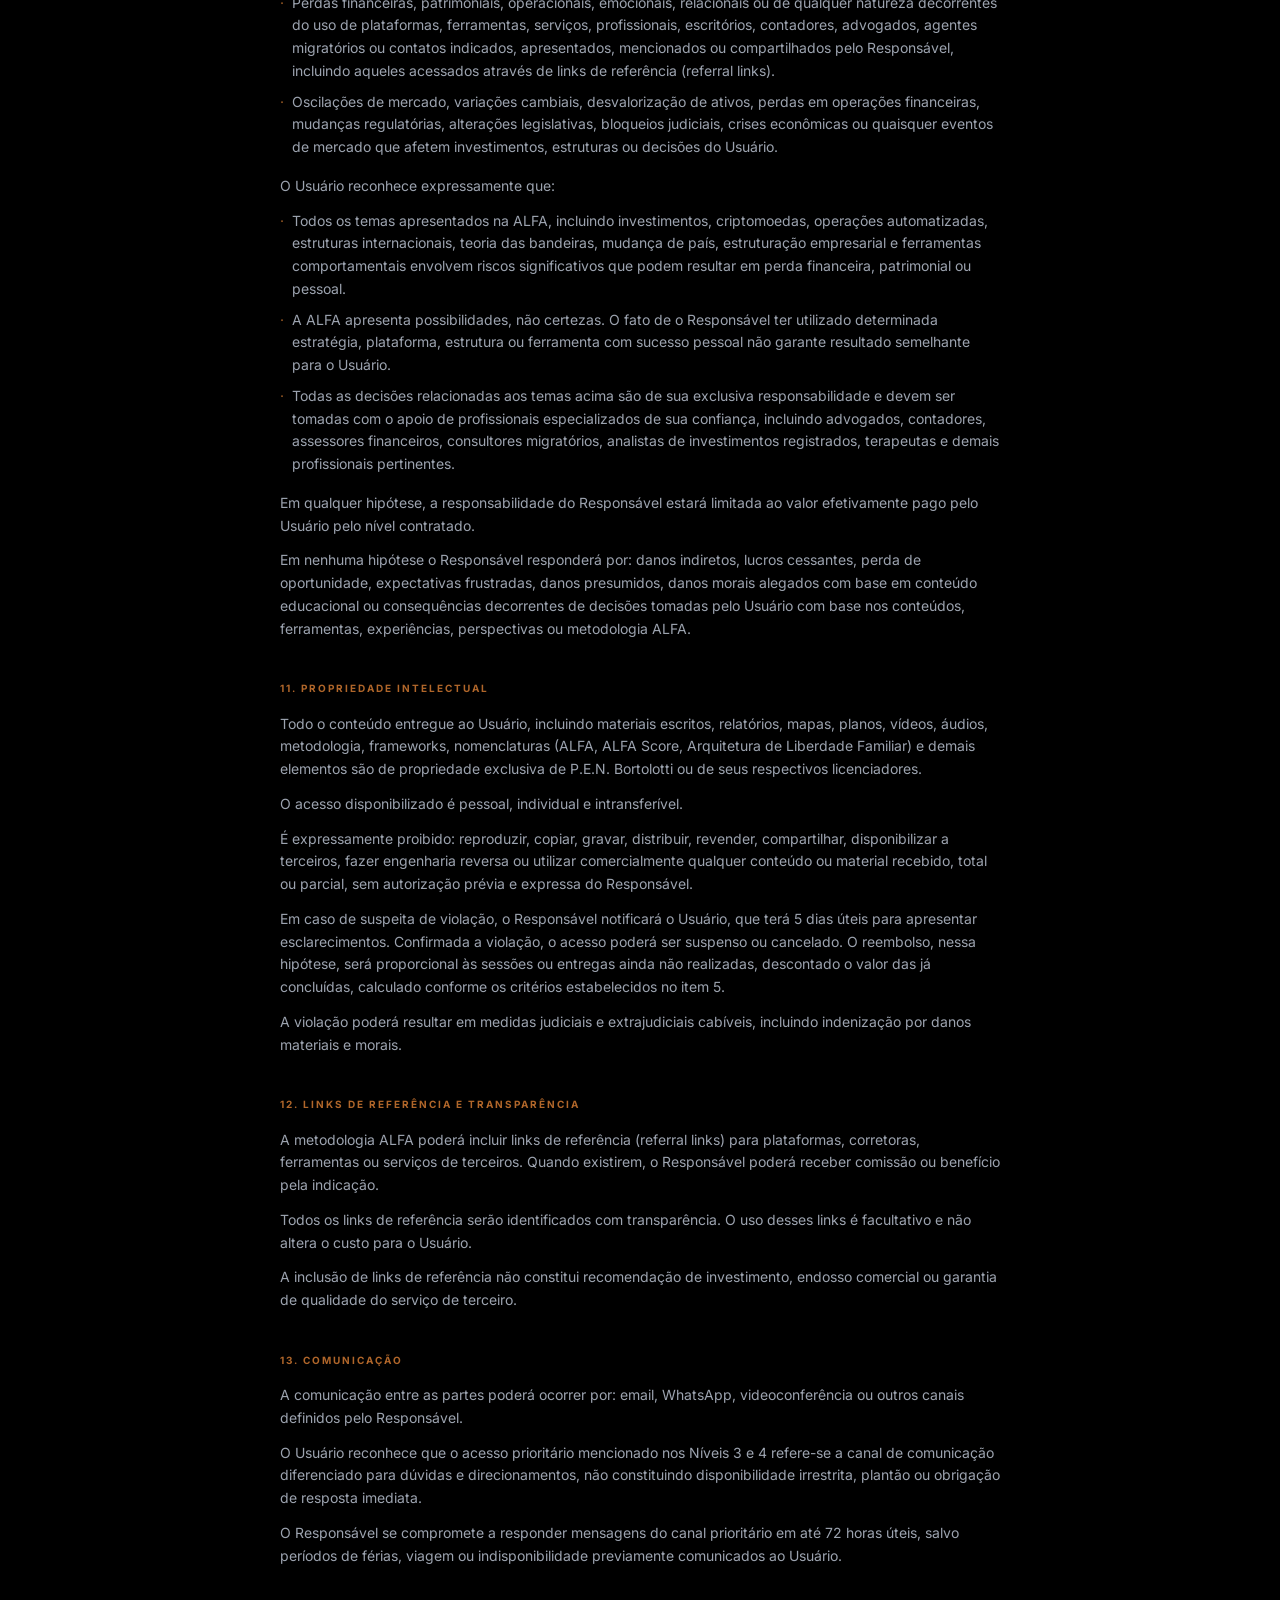
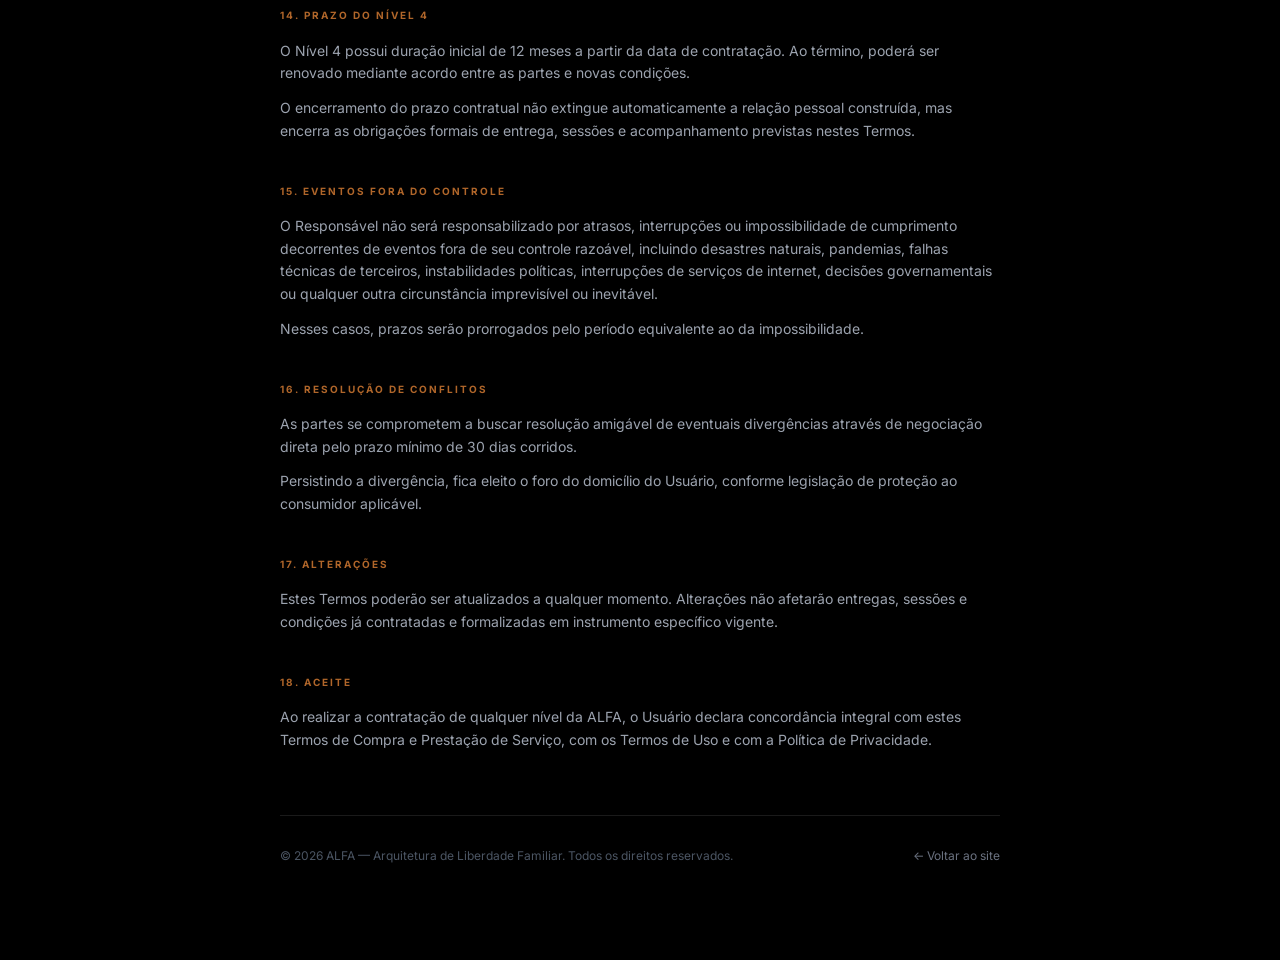
<file: termos-de-compra/index.html>
﻿<!DOCTYPE html>
<html class="dark" lang="pt-BR">
<head>
<!-- Google tag (gtag.js) -->
<script async src="https://www.googletagmanager.com/gtag/js?id=G-0Z242CJF7F"></script>
<script>
  window.dataLayer = window.dataLayer || [];
  function gtag(){dataLayer.push(arguments);}
  gtag('js', new Date());
  gtag('config', 'G-0Z242CJF7F');
</script>
<meta charset="utf-8"/>
<meta content="width=device-width, initial-scale=1.0" name="viewport"/>
<title>Termos de Compra e Prestação de Serviço — ALFA</title>
<meta name="robots" content="noindex, nofollow"/>
<link rel="preconnect" href="https://fonts.googleapis.com"/>
<link rel="preconnect" href="https://fonts.gstatic.com" crossorigin=""/>
<link href="https://fonts.googleapis.com/css2?family=Oswald:wght@300;400;500;600&family=Inter:wght@300;400;500;600&display=swap" rel="stylesheet"/>
<link rel="stylesheet" href="../assets/css/base.css"/>
<link rel="stylesheet" href="../assets/css/fonts.css"/>
<link rel="stylesheet" href="../assets/css/animations.css"/>
<link rel="stylesheet" href="../assets/css/components.css"/>
<script src="../assets/resource_3fa48481346f.es"></script>
</head>
<body class="antialiased overflow-x-hidden text-white bg-[#000000]" style="font-family:'Inter',sans-serif;">

<!-- nav -->
<nav class="flex z-50 fixed w-full pt-6 pr-4 pl-4 top-0 right-0 left-0 items-center justify-center">
  <div class="flex bg-black/90 w-full max-w-5xl border-white/10 border rounded-full pt-1 pr-2 pb-1 pl-5 relative shadow-2xl backdrop-blur-md items-center justify-between">
    <a class="text-xl font-semibold tracking-tight text-white font-oswald" href="/">ALFA</a>
    <a href="/" class="flex items-center gap-2 text-sm text-gray-400 hover:text-white transition-colors pr-4">
      <svg class="w-4 h-4" fill="none" stroke="currentColor" stroke-width="2" viewBox="0 0 24 24"><path stroke-linecap="round" stroke-linejoin="round" d="M10 19l-7-7m0 0l7-7m-7 7h18"/></svg>
      Voltar
    </a>
  </div>
</nav>

<!-- conteúdo -->
<main class="w-full max-w-3xl mx-auto px-6 pt-36 pb-24">

  <!-- cabeçalho -->
  <div class="mb-12">
    <p class="text-[10px] font-bold tracking-[2.5px] uppercase text-orange-400/60 mb-3">ALFA · Arquitetura de Liberdade Familiar</p>
    <h1 class="text-4xl md:text-5xl font-oswald font-light tracking-tight text-white leading-[1.1] mb-4">Termos de Compra e<br/><span class="text-orange-500">Prestação de Serviço</span></h1>
    <p class="text-xs text-gray-600">Vigência e última atualização: junho de 2026</p>
    <div class="h-px bg-white/10 mt-8"></div>
  </div>

  <!-- corpo do documento -->
  <div class="space-y-10 text-sm text-gray-400 leading-relaxed">

    <!-- partes + aceite -->
    <div class="space-y-4">
      <p>Estes Termos entram em vigor na data de sua publicação e permanecem válidos até eventual substituição por versão atualizada.</p>

      <div class="rounded-xl bg-white/[0.03] border border-white/8 p-6 space-y-3">
        <p class="text-[10px] font-bold tracking-[2px] uppercase text-orange-400/70">Partes</p>
        <p><span class="text-white font-medium">Prestador:</span> Paulo Eduardo Bortolotti Nunes (P.E.N. Bortolotti), atuando diretamente ou através de pessoa jurídica vinculada, doravante denominado Responsável. A identificação completa do Responsável ou da pessoa jurídica vinculada será disponibilizada no ato da contratação e constará na nota fiscal ou recibo de pagamento emitido.</p>
        <p><span class="text-white font-medium">Contratante:</span> pessoa física ou jurídica que adquire qualquer nível da metodologia ALFA, doravante denominado Usuário.</p>
      </div>

      <p>Ao realizar a contratação de qualquer nível da ALFA, o Usuário declara ter lido, compreendido e concordado integralmente com estes Termos de Compra, com os Termos de Uso e com a Política de Privacidade disponíveis no site.</p>
    </div>

    <!-- 1. Objeto -->
    <div>
      <p class="text-[10px] font-bold tracking-[2px] uppercase text-orange-400/70 mb-4">1. Objeto</p>
      <p class="mb-3">O presente instrumento regula a contratação dos níveis da metodologia ALFA — Arquitetura de Liberdade Familiar, que consiste em compartilhamento de experiências, visão estratégica e frameworks pessoais, com base na vivência, trajetória profissional e conhecimento acumulado do Responsável.</p>
      <p class="mb-3">A ALFA não é instituição de ensino, curso técnico, graduação, pós-graduação, EAD credenciado, consultoria financeira, assessoria de investimentos, escritório jurídico, consultoria tributária, planejamento sucessório formal ou aconselhamento profissional individualizado regulamentado.</p>
      <p>Os termos diagnóstico, tratamento, anamnese, score, mapa, arquitetura, níveis e nomenclaturas semelhantes representam exclusivamente conceitos internos da metodologia. Nenhuma nomenclatura utilizada deverá ser interpretada em sentido técnico, regulatório, clínico, médico, jurídico, financeiro ou profissional.</p>
    </div>

    <!-- 2. Níveis e Entregas -->
    <div>
      <p class="text-[10px] font-bold tracking-[2px] uppercase text-orange-400/70 mb-4">2. Níveis e Entregas</p>
      <div class="space-y-4">

        <div class="rounded-xl bg-white/[0.03] border border-white/8 p-5">
          <p class="text-white font-medium mb-2">Nível 1 — Clareza</p>
          <ul class="space-y-1.5">
            <li class="flex gap-2"><span class="text-orange-400/60 shrink-0">·</span>ALFA Score completo e personalizado (10 pilares, pilar por pilar)</li>
            <li class="flex gap-2"><span class="text-orange-400/60 shrink-0">·</span>Questionário Diagnóstico em 4 etapas (fontes de renda, estrutura patrimonial, maturidade empresarial, resiliência familiar)</li>
            <li class="flex gap-2"><span class="text-orange-400/60 shrink-0">·</span>Plano de Tratamento personalizado com base nas respostas do questionário</li>
            <li class="flex gap-2"><span class="text-orange-400/60 shrink-0">·</span>Mapa Patrimonial Visual</li>
            <li class="flex gap-2"><span class="text-orange-400/60 shrink-0">·</span>Plano de Direcionamento com indicação dos módulos prioritários</li>
            <li class="flex gap-2"><span class="text-orange-400/60 shrink-0">·</span>Conteúdo completo do Nível 1 (materiais escritos)</li>
            <li class="flex gap-2"><span class="text-orange-400/60 shrink-0">·</span>2 sessões online individuais via videoconferência</li>
            <li class="flex gap-2"><span class="text-orange-400/60 shrink-0">·</span>Relatório personalizado em PDF</li>
          </ul>
        </div>

        <div class="rounded-xl bg-white/[0.03] border border-white/8 p-5">
          <p class="text-white font-medium mb-2">Nível 2 — Estrutura</p>
          <ul class="space-y-1.5">
            <li class="flex gap-2"><span class="text-orange-400/60 shrink-0">·</span>Tudo do Nível 1, caso ainda não tenha sido realizado</li>
            <li class="flex gap-2"><span class="text-orange-400/60 shrink-0">·</span>Conteúdo completo do Nível 2 (materiais escritos)</li>
            <li class="flex gap-2"><span class="text-orange-400/60 shrink-0">·</span>2 sessões online individuais via videoconferência</li>
            <li class="flex gap-2"><span class="text-orange-400/60 shrink-0">·</span>Relatório completo</li>
            <li class="flex gap-2"><span class="text-orange-400/60 shrink-0">·</span>Material de apoio</li>
          </ul>
        </div>

        <div class="rounded-xl bg-white/[0.03] border border-white/8 p-5">
          <p class="text-white font-medium mb-2">Nível 3 — Arquitetura Global</p>
          <ul class="space-y-1.5">
            <li class="flex gap-2"><span class="text-orange-400/60 shrink-0">·</span>Tudo dos Níveis 1 e 2, caso ainda não tenham sido realizados</li>
            <li class="flex gap-2"><span class="text-orange-400/60 shrink-0">·</span>Conteúdo completo do Nível 3 (materiais escritos)</li>
            <li class="flex gap-2"><span class="text-orange-400/60 shrink-0">·</span>3 sessões online individuais via videoconferência</li>
            <li class="flex gap-2"><span class="text-orange-400/60 shrink-0">·</span>Relatório completo de arquitetura personalizada</li>
            <li class="flex gap-2"><span class="text-orange-400/60 shrink-0">·</span>Indicação de profissionais e contatos internacionais (se solicitado)</li>
            <li class="flex gap-2"><span class="text-orange-400/60 shrink-0">·</span>E-book "A Tríade do Guerreiro"</li>
          </ul>
        </div>

        <div class="rounded-xl bg-white/[0.03] border border-white/8 p-5">
          <p class="text-white font-medium mb-2">Nível 4 — Implementação + Acompanhamento</p>
          <ul class="space-y-1.5">
            <li class="flex gap-2"><span class="text-orange-400/60 shrink-0">·</span>Tudo dos Níveis 1, 2 e 3, caso ainda não tenham sido realizados</li>
            <li class="flex gap-2"><span class="text-orange-400/60 shrink-0">·</span>Conteúdo completo do Nível 4 (materiais escritos incluindo Arquitetura do Comportamento Humano)</li>
            <li class="flex gap-2"><span class="text-orange-400/60 shrink-0">·</span>12 sessões online individuais via videoconferência, distribuídas ao longo de 12 meses</li>
            <li class="flex gap-2"><span class="text-orange-400/60 shrink-0">·</span>Relatório estratégico personalizado</li>
            <li class="flex gap-2"><span class="text-orange-400/60 shrink-0">·</span>Atualizações trimestrais formais do plano</li>
            <li class="flex gap-2"><span class="text-orange-400/60 shrink-0">·</span>Acesso prioritário para dúvidas entre sessões</li>
            <li class="flex gap-2"><span class="text-orange-400/60 shrink-0">·</span>Rede de contatos e profissionais</li>
            <li class="flex gap-2"><span class="text-orange-400/60 shrink-0">·</span>E-book "A Tríade do Guerreiro" e demais livros publicados pelo Responsável</li>
          </ul>
        </div>
      </div>
      <p class="mt-4">O detalhamento dos módulos e conteúdos incluídos em cada nível encontra-se disponível na página penbortolotti.com.br/niveis e no material de apresentação vigente na data da contratação, que integra estes Termos para todos os fins. As entregas específicas de cada nível poderão ser complementadas em material disponibilizado no momento da contratação.</p>
    </div>

    <!-- 3. Valores e Pagamento -->
    <div>
      <p class="text-[10px] font-bold tracking-[2px] uppercase text-orange-400/70 mb-4">3. Valores e Pagamento</p>
      <p class="mb-3">O valor de cada nível será o informado no momento da contratação, conforme condição vigente (lançamento, promoção ou valor regular).</p>
      <p class="mb-3">O valor contratado será aquele exibido na plataforma de pagamento no momento da confirmação da transação pelo Usuário. O comprovante de pagamento emitido pela plataforma (Stripe ou equivalente) será considerado documento válido para comprovação do valor contratado.</p>
      <p class="mb-3">Condições promocionais, valores de lançamento e descontos são temporários, pessoais e intransferíveis, podendo variar conforme período, campanha ou critérios definidos pelo Responsável. Diferenças de valor entre contratações realizadas em períodos distintos não geram direito a equiparação, reembolso parcial ou compensação.</p>
      <p class="mb-3">Pagamentos poderão ser realizados por: PIX, cartão de crédito, boleto, transferência bancária ou outros meios disponibilizados pelo Responsável.</p>
      <p class="mb-3">A liberação de acesso e início das entregas ocorrerá após confirmação do pagamento integral ou da primeira parcela, conforme o caso.</p>
      <p>Parcelamentos, quando disponíveis, seguirão as condições informadas no momento da contratação.</p>
    </div>

    <!-- 4. Política de Valorização da Confiança -->
    <div>
      <p class="text-[10px] font-bold tracking-[2px] uppercase text-orange-400/70 mb-4">4. Política de Valorização da Confiança (Upgrade)</p>
      <p class="mb-3">Se o Usuário optar diretamente por um nível avançado, os níveis anteriores já estão incluídos sem custo adicional.</p>
      <p class="mb-3">Se o Usuário iniciar em um nível e decidir avançar para qualquer nível superior da ALFA dentro de 30 dias corridos a partir da contratação, terá 100% do valor já investido como crédito no nível escolhido.</p>
      <p class="mb-3">Após 30 dias e até 60 dias corridos a partir da data de contratação original, o crédito será de 50% do valor já investido.</p>
      <p class="mb-3">Após 60 dias corridos, não haverá crédito de upgrade, sendo necessária contratação integral do novo nível.</p>
      <p>O crédito é válido exclusivamente para upgrade entre níveis da ALFA e não é conversível em dinheiro, reembolso ou transferência para terceiros.</p>
    </div>

    <!-- 5. Direito de Arrependimento e Reembolso -->
    <div>
      <p class="text-[10px] font-bold tracking-[2px] uppercase text-orange-400/70 mb-4">5. Direito de Arrependimento e Reembolso</p>
      <p class="mb-3">O Usuário poderá exercer o direito de arrependimento em até 7 dias corridos após a contratação, conforme o Código de Defesa do Consumidor (art. 49). Nesse período, o reembolso será integral, independentemente do recebimento do Questionário Diagnóstico, de material introdutório de boas-vindas ou de entregas personalizadas realizadas dentro desse prazo. Em qualquer hipótese, o prazo mínimo de 7 dias corridos para exercício do direito de arrependimento com reembolso integral será respeitado, mesmo que sessão ou entrega personalizada ocorra antes desse prazo.</p>
      <p class="mb-3">Após os 7 dias corridos, o cancelamento observará as seguintes condições:</p>
      <p class="mb-3">Para fins de cálculo do reembolso proporcional, as sessões individuais representam 50% do valor total do nível contratado (divididas igualmente entre o número de sessões previstas) e as entregas de conteúdo e materiais representam os demais 50%. O Plano de Tratamento personalizado, Mapa Patrimonial Visual e relatórios personalizados serão considerados entregues no momento do envio ao Usuário.</p>
      <p class="mb-3">O reembolso será calculado subtraindo-se do valor total contratado: o valor proporcional das sessões já realizadas e o valor proporcional das entregas já concluídas e enviadas.</p>
      <p class="mb-3">O reembolso será processado em até 15 dias úteis após a formalização do cancelamento.</p>
      <p>Solicitações de cancelamento deverão ser realizadas por escrito, através dos canais oficiais disponibilizados no site.</p>
    </div>

    <!-- 6. Fluxo de Entrega -->
    <div>
      <p class="text-[10px] font-bold tracking-[2px] uppercase text-orange-400/70 mb-4">6. Fluxo de Entrega</p>
      <p class="mb-4">Após confirmação do pagamento:</p>
      <div class="space-y-3 mb-4">
        <div class="flex gap-3"><span class="text-orange-400/70 font-medium shrink-0 w-16">Dia 1</span><span>O Usuário recebe email de boas-vindas com orientações e o Questionário Diagnóstico (4 etapas).</span></div>
        <div class="flex gap-3"><span class="text-orange-400/70 font-medium shrink-0 w-16">Dias 2–7</span><span>O Usuário preenche e devolve o Questionário Diagnóstico.</span></div>
        <div class="flex gap-3"><span class="text-orange-400/70 font-medium shrink-0 w-16">Até 7 dias úteis</span><span>Após recebimento do questionário completo: O Responsável entrega o Plano de Tratamento personalizado, ALFA Score completo, Mapa Patrimonial Visual e o conteúdo direcionado do nível contratado.</span></div>
      </div>
      <p class="mb-3">Para Nível 2: O conteúdo do Nível 2 será entregue até 7 dias após a entrega do Nível 1.</p>
      <p class="mb-3">Para Nível 3: O conteúdo do Nível 3 será entregue até 7 dias após a entrega do Nível 2.</p>
      <p class="mb-3">Para Nível 4: As sessões mensais serão agendadas em comum acordo entre as partes, distribuídas ao longo de 12 meses a partir da data de contratação.</p>
      <p>Relatórios, mapas e materiais personalizados serão entregues em até 15 dias úteis após a sessão ou etapa correspondente, salvo prazo diferente informado no momento da contratação.</p>
    </div>

    <!-- 7. Sessões e Agendamentos -->
    <div>
      <p class="text-[10px] font-bold tracking-[2px] uppercase text-orange-400/70 mb-4">7. Sessões e Agendamentos</p>
      <p class="mb-3">Sessões serão realizadas por videoconferência (Zoom, Google Meet ou plataforma definida pelo Responsável).</p>
      <p class="mb-3"><span class="text-white/70 font-medium">Reagendamento pelo Usuário:</span> poderá ser solicitado com no mínimo 48 horas de antecedência, sem custo. Reagendamentos com menos de 48 horas poderão ser aceitos conforme disponibilidade, sem garantia.</p>
      <p class="mb-3"><span class="text-white/70 font-medium">Ausência sem aviso prévio (no-show):</span> será considerada sessão realizada. Poderá ser remarcada uma única vez, em data a ser acordada entre as partes dentro de 30 dias corridos do no-show. Na impossibilidade de acordo dentro desse prazo, a sessão será considerada realizada.</p>
      <p class="mb-3"><span class="text-white/70 font-medium">Reagendamento pelo Responsável:</span> em caso de impossibilidade, a sessão será remarcada sem custo para o Usuário, em data mutuamente acordada.</p>
      <p class="mb-3">As sessões dos Níveis 1, 2 e 3 deverão ser utilizadas em até 90 dias a partir da data de contratação, salvo acordo diferente entre as partes. As sessões do Nível 4 deverão ser utilizadas dentro do período de 12 meses da contratação.</p>
      <p>Sessões não utilizadas dentro do prazo não serão reembolsadas nem transferidas, salvo acordo expresso entre as partes.</p>
    </div>

    <!-- 8. Confidencialidade -->
    <div>
      <p class="text-[10px] font-bold tracking-[2px] uppercase text-orange-400/70 mb-4">8. Confidencialidade</p>
      <p class="mb-3">O Responsável se compromete a tratar todas as informações patrimoniais, familiares, empresariais e pessoais compartilhadas pelo Usuário com sigilo e confidencialidade.</p>
      <p class="mb-3">Nenhuma informação individual do Usuário será utilizada, publicada, compartilhada ou divulgada sem autorização prévia e expressa.</p>
      <p class="mb-3">O Usuário igualmente se compromete a não gravar, divulgar, publicar ou compartilhar o conteúdo das sessões individuais, estratégias discutidas, orientações recebidas ou qualquer informação obtida durante o acompanhamento, salvo autorização prévia e expressa do Responsável.</p>
      <p>Dados agregados e anonimizados poderão ser utilizados para fins estatísticos, metodológicos e de melhoria da ALFA, sem identificação individual.</p>
    </div>

    <!-- 9. Obrigações do Responsável -->
    <div>
      <p class="text-[10px] font-bold tracking-[2px] uppercase text-orange-400/70 mb-4">9. Obrigações do Responsável</p>
      <p class="mb-3">O Responsável se compromete a:</p>
      <ul class="space-y-2 mb-4">
        <li class="flex gap-2"><span class="text-orange-400/60 shrink-0">·</span>Entregar o Plano de Tratamento personalizado em até 7 dias úteis após recebimento do Questionário Diagnóstico completo.</li>
        <li class="flex gap-2"><span class="text-orange-400/60 shrink-0">·</span>Agendar e realizar as sessões previstas dentro dos prazos acordados.</li>
        <li class="flex gap-2"><span class="text-orange-400/60 shrink-0">·</span>Responder mensagens do canal prioritário (Níveis 3 e 4) em até 72 horas úteis, salvo períodos de férias, viagem ou indisponibilidade previamente comunicados ao Usuário.</li>
        <li class="flex gap-2"><span class="text-orange-400/60 shrink-0">·</span>Para os Níveis 1 e 2, o Responsável responderá através dos canais oficiais em prazo razoável, sem compromisso de canal prioritário.</li>
        <li class="flex gap-2"><span class="text-orange-400/60 shrink-0">·</span>Comunicar com antecedência mínima de 24 horas eventual necessidade de reagendamento de sessão.</li>
        <li class="flex gap-2"><span class="text-orange-400/60 shrink-0">·</span>Entregar relatórios, mapas e materiais personalizados em até 15 dias úteis após a sessão ou etapa correspondente.</li>
      </ul>
      <p>Em caso de descumprimento reiterado (3 ou mais ocorrências) por parte do Responsável, o Usuário terá direito a: prorrogação proporcional do prazo contratual pelo período equivalente ao atraso acumulado; ou rescisão com reembolso proporcional às entregas não realizadas, calculado conforme os critérios estabelecidos no item 5.</p>
    </div>

    <!-- 10. Natureza do Serviço e Limitação de Responsabilidade -->
    <div>
      <p class="text-[10px] font-bold tracking-[2px] uppercase text-orange-400/70 mb-4">10. Natureza do Serviço e Limitação de Responsabilidade</p>
      <p class="mb-3">A ALFA constitui metodologia privada de compartilhamento de experiências, visão estratégica e frameworks pessoais. Todo o conteúdo apresentado, discutido ou disponibilizado reflete exclusivamente a vivência, trajetória e perspectiva pessoal do Responsável. Não constitui, em nenhuma hipótese, orientação profissional individualizada, recomendação técnica ou instrução operacional vinculante.</p>
      <p class="mb-3">Nenhum conteúdo, sessão, material, relatório, mapa, plano, ferramenta, discussão, reflexão ou orientação disponibilizada pela ALFA constitui: recomendação individual de investimentos; consultoria financeira; assessoria de investimentos; aconselhamento jurídico; orientação tributária; consultoria contábil; planejamento sucessório formal; consultoria migratória; assessoria empresarial regulamentada; aconselhamento psicológico, terapêutico ou de saúde mental; promessa de resultado; aconselhamento profissional individualizado regulamentado de qualquer natureza.</p>
      <p class="mb-3">O Responsável compartilha experiências e perspectivas com base em trajetória própria. Todas as decisões patrimoniais, financeiras, empresariais, familiares, jurídicas, tributárias, migratórias, comportamentais e estratégicas permanecem de responsabilidade exclusiva do Usuário, que deverá buscar seus próprios profissionais de confiança para análise, validação e execução.</p>
      <p class="mb-3">Resultados variam conforme perfil, execução, contexto individual, fatores econômicos, fatores externos e decisões pessoais e familiares. Nenhum resultado é garantido ou prometido.</p>
      <p class="mb-3">Sem limitar a generalidade do exposto, a ALFA não se responsabiliza por quaisquer consequências, diretas ou indiretas, decorrentes de:</p>
      <ul class="space-y-2 mb-4">
        <li class="flex gap-2"><span class="text-orange-400/60 shrink-0">·</span>Decisões de investimento, compra, venda, configuração ou operação de quaisquer ativos financeiros, incluindo mas não se limitando a ações, fundos imobiliários, títulos públicos, criptomoedas, stablecoins, tokens, operações automatizadas (robôs, bots, grid trading), empréstimos em plataformas centralizadas ou descentralizadas, staking, yield farming ou quaisquer outros instrumentos financeiros apresentados, mencionados ou discutidos durante a metodologia.</li>
        <li class="flex gap-2"><span class="text-orange-400/60 shrink-0">·</span>Abertura, manutenção, operação ou encerramento de contas em bancos, corretoras, exchanges, plataformas financeiras, plataformas de custódia ou carteiras digitais (hot wallets, cold wallets, hard wallets), nacionais ou internacionais, incluindo transferências via sistema bancário tradicional (SWIFT, TED, PIX, transferência internacional) ou via ativos digitais.</li>
        <li class="flex gap-2"><span class="text-orange-400/60 shrink-0">·</span>Constituição, alteração, encerramento, operação ou reestruturação de empresas, holdings, offshores, estruturas societárias, LLCs, IBCs ou qualquer arranjo empresarial, em qualquer jurisdição, incluindo consequências fiscais, regulatórias, trabalhistas ou operacionais decorrentes dessas decisões.</li>
        <li class="flex gap-2"><span class="text-orange-400/60 shrink-0">·</span>Mudança de país, residência fiscal, saída fiscal, processo migratório, obtenção de vistos, cidadanias, Green Card, residência permanente, naturalização ou qualquer decisão relacionada a mobilidade internacional, incluindo custos, consequências tributárias, adaptação familiar e impactos profissionais.</li>
        <li class="flex gap-2"><span class="text-orange-400/60 shrink-0">·</span>Consequências tributárias, fiscais, regulatórias, legais ou administrativas decorrentes de qualquer decisão tomada pelo Usuário, incluindo mas não se limitando a saída fiscal, declaração de ativos no exterior, obrigações com a Receita Federal do Brasil, IRS ou qualquer autoridade fiscal de qualquer jurisdição.</li>
        <li class="flex gap-2"><span class="text-orange-400/60 shrink-0">·</span>Impactos em relacionamentos pessoais, conjugais, familiares, societários ou profissionais que possam decorrer de reflexões, autoconhecimento, diagnósticos comportamentais (incluindo Eneagrama, Escala de Hawkins, Janela de Johari), discussões sobre dinâmica familiar, alinhamento patrimonial entre casais ou quaisquer temas abordados durante sessões, materiais ou acompanhamento.</li>
        <li class="flex gap-2"><span class="text-orange-400/60 shrink-0">·</span>Perdas financeiras, patrimoniais, operacionais, emocionais, relacionais ou de qualquer natureza decorrentes do uso de plataformas, ferramentas, serviços, profissionais, escritórios, contadores, advogados, agentes migratórios ou contatos indicados, apresentados, mencionados ou compartilhados pelo Responsável, incluindo aqueles acessados através de links de referência (referral links).</li>
        <li class="flex gap-2"><span class="text-orange-400/60 shrink-0">·</span>Oscilações de mercado, variações cambiais, desvalorização de ativos, perdas em operações financeiras, mudanças regulatórias, alterações legislativas, bloqueios judiciais, crises econômicas ou quaisquer eventos de mercado que afetem investimentos, estruturas ou decisões do Usuário.</li>
      </ul>
      <p class="mb-3">O Usuário reconhece expressamente que:</p>
      <ul class="space-y-2 mb-4">
        <li class="flex gap-2"><span class="text-orange-400/60 shrink-0">·</span>Todos os temas apresentados na ALFA, incluindo investimentos, criptomoedas, operações automatizadas, estruturas internacionais, teoria das bandeiras, mudança de país, estruturação empresarial e ferramentas comportamentais envolvem riscos significativos que podem resultar em perda financeira, patrimonial ou pessoal.</li>
        <li class="flex gap-2"><span class="text-orange-400/60 shrink-0">·</span>A ALFA apresenta possibilidades, não certezas. O fato de o Responsável ter utilizado determinada estratégia, plataforma, estrutura ou ferramenta com sucesso pessoal não garante resultado semelhante para o Usuário.</li>
        <li class="flex gap-2"><span class="text-orange-400/60 shrink-0">·</span>Todas as decisões relacionadas aos temas acima são de sua exclusiva responsabilidade e devem ser tomadas com o apoio de profissionais especializados de sua confiança, incluindo advogados, contadores, assessores financeiros, consultores migratórios, analistas de investimentos registrados, terapeutas e demais profissionais pertinentes.</li>
      </ul>
      <p class="mb-3">Em qualquer hipótese, a responsabilidade do Responsável estará limitada ao valor efetivamente pago pelo Usuário pelo nível contratado.</p>
      <p>Em nenhuma hipótese o Responsável responderá por: danos indiretos, lucros cessantes, perda de oportunidade, expectativas frustradas, danos presumidos, danos morais alegados com base em conteúdo educacional ou consequências decorrentes de decisões tomadas pelo Usuário com base nos conteúdos, ferramentas, experiências, perspectivas ou metodologia ALFA.</p>
    </div>

    <!-- 11. Propriedade Intelectual -->
    <div>
      <p class="text-[10px] font-bold tracking-[2px] uppercase text-orange-400/70 mb-4">11. Propriedade Intelectual</p>
      <p class="mb-3">Todo o conteúdo entregue ao Usuário, incluindo materiais escritos, relatórios, mapas, planos, vídeos, áudios, metodologia, frameworks, nomenclaturas (ALFA, ALFA Score, Arquitetura de Liberdade Familiar) e demais elementos são de propriedade exclusiva de P.E.N. Bortolotti ou de seus respectivos licenciadores.</p>
      <p class="mb-3">O acesso disponibilizado é pessoal, individual e intransferível.</p>
      <p class="mb-3">É expressamente proibido: reproduzir, copiar, gravar, distribuir, revender, compartilhar, disponibilizar a terceiros, fazer engenharia reversa ou utilizar comercialmente qualquer conteúdo ou material recebido, total ou parcial, sem autorização prévia e expressa do Responsável.</p>
      <p class="mb-3">Em caso de suspeita de violação, o Responsável notificará o Usuário, que terá 5 dias úteis para apresentar esclarecimentos. Confirmada a violação, o acesso poderá ser suspenso ou cancelado. O reembolso, nessa hipótese, será proporcional às sessões ou entregas ainda não realizadas, descontado o valor das já concluídas, calculado conforme os critérios estabelecidos no item 5.</p>
      <p>A violação poderá resultar em medidas judiciais e extrajudiciais cabíveis, incluindo indenização por danos materiais e morais.</p>
    </div>

    <!-- 12. Links de Referência e Transparência -->
    <div>
      <p class="text-[10px] font-bold tracking-[2px] uppercase text-orange-400/70 mb-4">12. Links de Referência e Transparência</p>
      <p class="mb-3">A metodologia ALFA poderá incluir links de referência (referral links) para plataformas, corretoras, ferramentas ou serviços de terceiros. Quando existirem, o Responsável poderá receber comissão ou benefício pela indicação.</p>
      <p class="mb-3">Todos os links de referência serão identificados com transparência. O uso desses links é facultativo e não altera o custo para o Usuário.</p>
      <p>A inclusão de links de referência não constitui recomendação de investimento, endosso comercial ou garantia de qualidade do serviço de terceiro.</p>
    </div>

    <!-- 13. Comunicação -->
    <div>
      <p class="text-[10px] font-bold tracking-[2px] uppercase text-orange-400/70 mb-4">13. Comunicação</p>
      <p class="mb-3">A comunicação entre as partes poderá ocorrer por: email, WhatsApp, videoconferência ou outros canais definidos pelo Responsável.</p>
      <p class="mb-3">O Usuário reconhece que o acesso prioritário mencionado nos Níveis 3 e 4 refere-se a canal de comunicação diferenciado para dúvidas e direcionamentos, não constituindo disponibilidade irrestrita, plantão ou obrigação de resposta imediata.</p>
      <p>O Responsável se compromete a responder mensagens do canal prioritário em até 72 horas úteis, salvo períodos de férias, viagem ou indisponibilidade previamente comunicados ao Usuário.</p>
    </div>

    <!-- 14. Prazo do Nível 4 -->
    <div>
      <p class="text-[10px] font-bold tracking-[2px] uppercase text-orange-400/70 mb-4">14. Prazo do Nível 4</p>
      <p class="mb-3">O Nível 4 possui duração inicial de 12 meses a partir da data de contratação. Ao término, poderá ser renovado mediante acordo entre as partes e novas condições.</p>
      <p>O encerramento do prazo contratual não extingue automaticamente a relação pessoal construída, mas encerra as obrigações formais de entrega, sessões e acompanhamento previstas nestes Termos.</p>
    </div>

    <!-- 15. Eventos fora do controle -->
    <div>
      <p class="text-[10px] font-bold tracking-[2px] uppercase text-orange-400/70 mb-4">15. Eventos Fora do Controle</p>
      <p class="mb-3">O Responsável não será responsabilizado por atrasos, interrupções ou impossibilidade de cumprimento decorrentes de eventos fora de seu controle razoável, incluindo desastres naturais, pandemias, falhas técnicas de terceiros, instabilidades políticas, interrupções de serviços de internet, decisões governamentais ou qualquer outra circunstância imprevisível ou inevitável.</p>
      <p>Nesses casos, prazos serão prorrogados pelo período equivalente ao da impossibilidade.</p>
    </div>

    <!-- 16. Resolução de Conflitos -->
    <div>
      <p class="text-[10px] font-bold tracking-[2px] uppercase text-orange-400/70 mb-4">16. Resolução de Conflitos</p>
      <p class="mb-3">As partes se comprometem a buscar resolução amigável de eventuais divergências através de negociação direta pelo prazo mínimo de 30 dias corridos.</p>
      <p>Persistindo a divergência, fica eleito o foro do domicílio do Usuário, conforme legislação de proteção ao consumidor aplicável.</p>
    </div>

    <!-- 17. Alterações -->
    <div>
      <p class="text-[10px] font-bold tracking-[2px] uppercase text-orange-400/70 mb-4">17. Alterações</p>
      <p>Estes Termos poderão ser atualizados a qualquer momento. Alterações não afetarão entregas, sessões e condições já contratadas e formalizadas em instrumento específico vigente.</p>
    </div>

    <!-- 18. Aceite -->
    <div>
      <p class="text-[10px] font-bold tracking-[2px] uppercase text-orange-400/70 mb-4">18. Aceite</p>
      <p>Ao realizar a contratação de qualquer nível da ALFA, o Usuário declara concordância integral com estes Termos de Compra e Prestação de Serviço, com os Termos de Uso e com a Política de Privacidade.</p>
    </div>

  </div>

  <!-- rodapé da página -->
  <div class="mt-16 pt-8 border-t border-white/10 flex flex-col sm:flex-row items-center justify-between gap-4">
    <p class="text-xs text-gray-600">© 2026 ALFA — Arquitetura de Liberdade Familiar. Todos os direitos reservados.</p>
    <a href="/" class="text-xs text-gray-500 hover:text-orange-400 transition-colors">← Voltar ao site</a>
  </div>

</main>

</body>
</html>
</file>
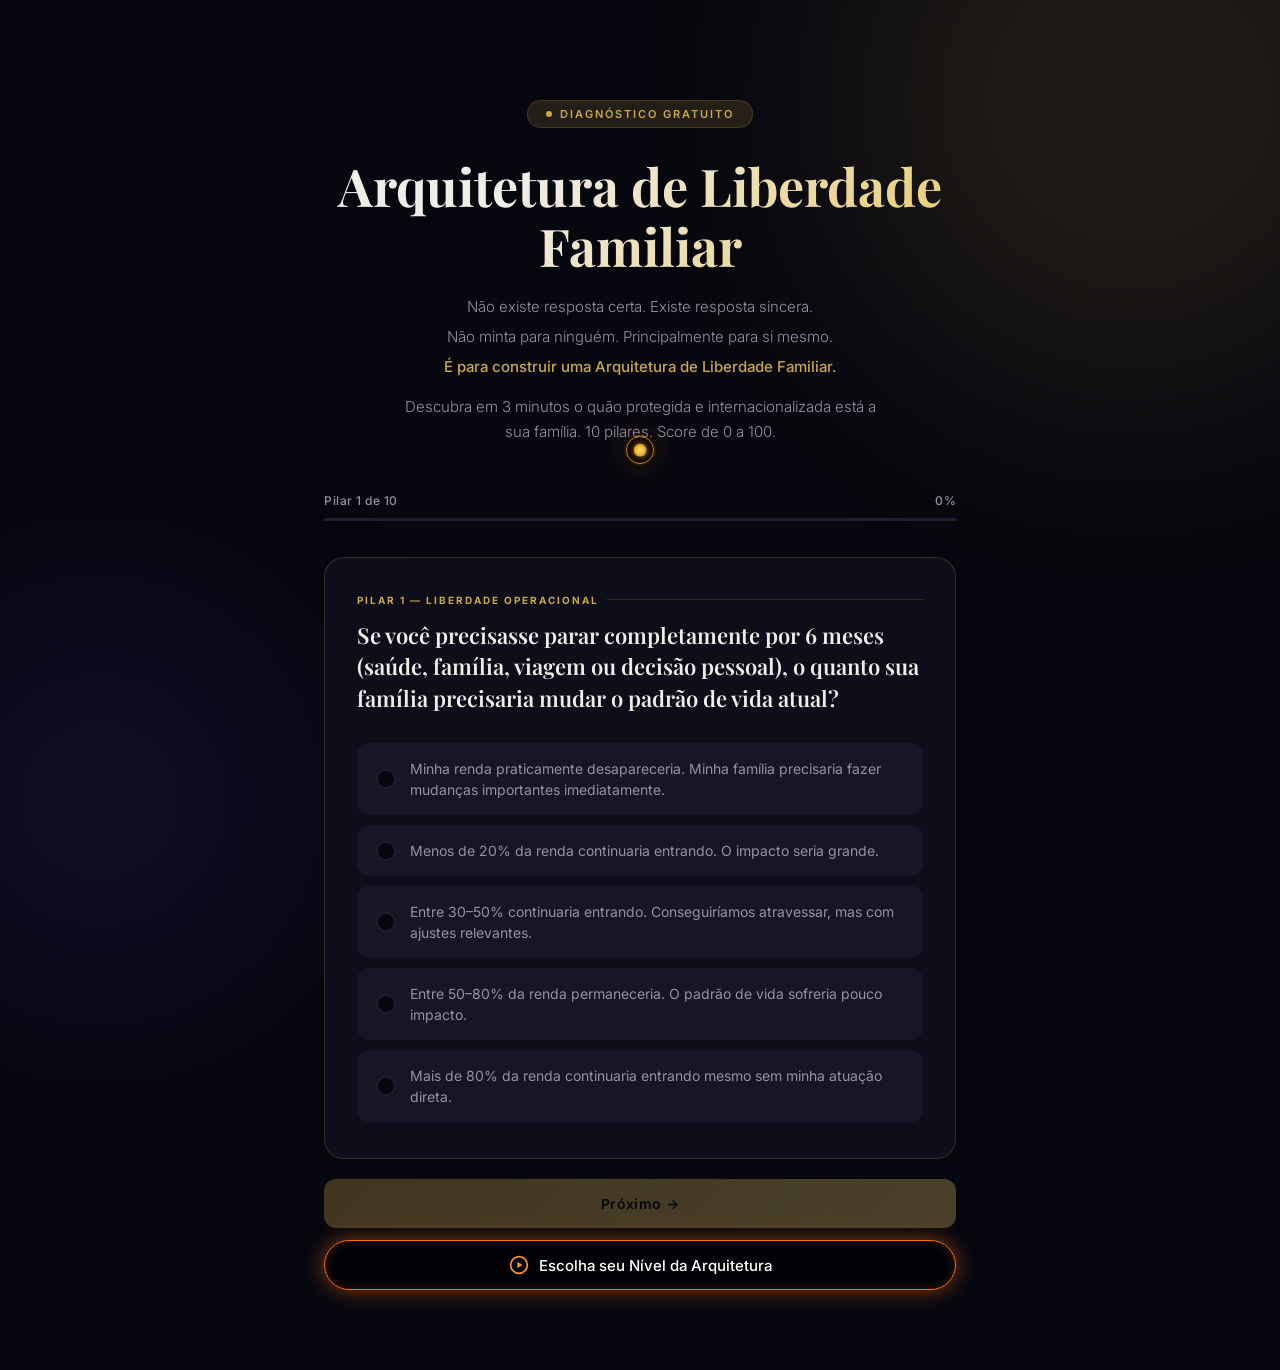
<file: quiz-alf-score.html>
﻿<!DOCTYPE html>
<html lang="pt-BR">
<head>
<!-- Google tag (gtag.js) -->
<script async src="https://www.googletagmanager.com/gtag/js?id=G-0Z242CJF7F"></script>
<script>
  window.dataLayer = window.dataLayer || [];
  function gtag(){dataLayer.push(arguments);}
  gtag('js', new Date());
  gtag('config', 'G-0Z242CJF7F');
</script>
<meta charset="UTF-8"/>
<meta name="viewport" content="width=device-width, initial-scale=1.0"/>
<title>Score ALFA — Descubra seu Diagnóstico Patrimonial | P.E.N. Bortolotti</title>
<meta name="description" content="Faça o ALFA Score gratuitamente: diagnóstico em 10 pilares que revela seu nível de liberdade financeira. 3 minutos. 0 a 100 pontos. Para médicos, dentistas, advogados e empresários."/>
<meta name="robots" content="index, follow, max-snippet:-1, max-image-preview:large"/>
<meta name="author" content="Dr. Paulo Eduardo Bortolotti Nunes"/>
<link rel="canonical" href="https://penbortolotti.com.br/quiz-alf-score.html"/>
<meta property="og:type" content="website"/>
<meta property="og:url" content="https://penbortolotti.com.br/quiz-alf-score.html"/>
<meta property="og:title" content="Score ALFA — Descubra seu Diagnóstico Patrimonial"/>
<meta property="og:description" content="Quanto de liberdade sua família realmente possui? Responda 10 perguntas e descubra seu ALFA Score — de 0 a 100. Gratuito e em 3 minutos."/>
<meta property="og:image" content="https://penbortolotti.com.br/og-image.jpg"/>
<meta property="og:locale" content="pt_BR"/>
<meta property="og:site_name" content="ALFA — Arquitetura de Liberdade Familiar"/>
<meta name="twitter:card" content="summary_large_image"/>
<meta name="twitter:title" content="Score ALFA — Diagnóstico de Liberdade Financeira"/>
<meta name="twitter:description" content="10 pilares. 3 minutos. Descubra seu nível de liberdade patrimonial. Gratuito."/>
<meta name="twitter:image" content="https://penbortolotti.com.br/og-image.jpg"/>
<script type="application/ld+json">
{
  "@context": "https://schema.org",
  "@type": "Quiz",
  "name": "ALFA Score — Diagnóstico de Liberdade Familiar",
  "description": "Diagnóstico gratuito em 10 pilares que mede o nível de liberdade financeira e patrimonial de profissionais de alta renda. Pontuação de 0 a 100.",
  "url": "https://penbortolotti.com.br/quiz-alf-score.html",
  "author": {"@type": "Person", "name": "Dr. Paulo Eduardo Bortolotti Nunes"},
  "isPartOf": {"@type": "WebSite", "name": "ALFA", "url": "https://penbortolotti.com.br"},
  "educationalLevel": "Profissionais de alta renda",
  "teaches": "Diagnóstico de arquitetura patrimonial e liberdade financeira"
}
</script>
<link rel="preconnect" href="https://fonts.googleapis.com">
<link href="https://fonts.googleapis.com/css2?family=Playfair+Display:wght@400;600;700&family=Inter:wght@300;400;500;600&display=swap" rel="stylesheet">
<link rel="stylesheet" href="assets/css/cursor-trail.css">
<style>
  *, *::before, *::after { box-sizing: border-box; margin: 0; padding: 0; }

  :root {
    --gold: #C9A84C;
    --gold-light: #E8C96A;
    --gold-dim: rgba(201,168,76,0.15);
    --dark: #07070F;
    --dark-2: #0E0E1A;
    --dark-3: #161624;
    --dark-4: #1E1E30;
    --text: #F0EDE8;
    --text-dim: #9990A8;
    --border: rgba(201,168,76,0.2);
  }

  html { scroll-behavior: smooth; }

  body {
    background: var(--dark);
    color: var(--text);
    font-family: 'Inter', sans-serif;
    min-height: 100vh;
    overflow-x: hidden;
  }

  /* ── BACKGROUND ── */
  .bg-orb {
    position: fixed; pointer-events: none; z-index: 0;
    border-radius: 50%; filter: blur(120px); opacity: 0.12;
  }
  .bg-orb-1 { width: 600px; height: 600px; background: var(--gold); top: -200px; right: -150px; }
  .bg-orb-2 { width: 400px; height: 400px; background: #5B4FE8; bottom: -100px; left: -100px; }

  /* ── WRAPPER ── */
  .wrapper {
    position: relative; z-index: 1;
    max-width: 680px;
    margin: 0 auto;
    padding: 40px 24px 80px;
  }

  /* ── HEADER ── */
  .header {
    text-align: center;
    padding: 60px 0 48px;
  }
  .badge {
    display: inline-flex; align-items: center; gap: 8px;
    background: var(--gold-dim);
    border: 1px solid var(--border);
    border-radius: 100px;
    padding: 6px 18px;
    font-size: 11px;
    font-weight: 600;
    letter-spacing: 2px;
    color: var(--gold);
    text-transform: uppercase;
    margin-bottom: 28px;
  }
  .badge::before {
    content: '';
    width: 6px; height: 6px;
    background: var(--gold);
    border-radius: 50%;
    animation: pulse 2s infinite;
  }
  @keyframes pulse {
    0%, 100% { opacity: 1; transform: scale(1); }
    50% { opacity: 0.5; transform: scale(0.8); }
  }
  .header h1 {
    font-family: 'Playfair Display', serif;
    font-size: clamp(32px, 6vw, 52px);
    font-weight: 700;
    line-height: 1.15;
    margin-bottom: 16px;
    background: linear-gradient(135deg, #F0EDE8 30%, var(--gold-light));
    -webkit-background-clip: text;
    -webkit-text-fill-color: transparent;
    background-clip: text;
  }
  .header p {
    color: var(--text-dim);
    font-size: 15px;
    font-weight: 300;
    line-height: 1.7;
    max-width: 480px;
    margin: 0 auto;
  }

  /* ── PROGRESS ── */
  .progress-wrap {
    margin-bottom: 36px;
  }
  .progress-info {
    display: flex;
    justify-content: space-between;
    font-size: 12px;
    color: var(--text-dim);
    margin-bottom: 10px;
    font-weight: 500;
    letter-spacing: 0.5px;
  }
  .progress-bar-bg {
    height: 3px;
    background: var(--dark-4);
    border-radius: 100px;
    overflow: hidden;
  }
  .progress-bar-fill {
    height: 100%;
    background: linear-gradient(90deg, var(--gold), var(--gold-light));
    border-radius: 100px;
    transition: width 0.5s cubic-bezier(.4,0,.2,1);
    width: 0%;
  }

  /* ── QUESTION CARD ── */
  .question-card {
    background: var(--dark-2);
    border: 1px solid var(--border);
    border-radius: 20px;
    padding: 36px 32px;
    margin-bottom: 20px;
    animation: fadeUp 0.4s ease;
  }
  @keyframes fadeUp {
    from { opacity: 0; transform: translateY(16px); }
    to { opacity: 1; transform: translateY(0); }
  }
  .pillar-tag {
    font-size: 10px;
    font-weight: 700;
    letter-spacing: 2px;
    color: var(--gold);
    text-transform: uppercase;
    margin-bottom: 14px;
    display: flex;
    align-items: center;
    gap: 8px;
  }
  .pillar-tag::after {
    content: '';
    flex: 1;
    height: 1px;
    background: var(--border);
  }
  .question-text {
    font-family: 'Playfair Display', serif;
    font-size: clamp(18px, 3vw, 22px);
    font-weight: 600;
    line-height: 1.45;
    margin-bottom: 28px;
    color: var(--text);
  }
  .options {
    display: flex;
    flex-direction: column;
    gap: 10px;
  }
  .option {
    display: flex;
    align-items: center;
    gap: 14px;
    padding: 14px 18px;
    background: var(--dark-3);
    border: 1px solid transparent;
    border-radius: 12px;
    cursor: pointer;
    transition: all 0.2s ease;
    user-select: none;
  }
  .option:hover {
    border-color: var(--border);
    background: var(--dark-4);
  }
  .option.selected {
    border-color: var(--gold);
    background: var(--gold-dim);
  }
  .option-radio {
    width: 20px; height: 20px;
    border: 2px solid var(--dark-4);
    border-radius: 50%;
    flex-shrink: 0;
    display: flex;
    align-items: center;
    justify-content: center;
    transition: all 0.2s ease;
    background: var(--dark);
  }
  .option.selected .option-radio {
    border-color: var(--gold);
    background: var(--gold);
  }
  .option.selected .option-radio::after {
    content: '';
    width: 8px; height: 8px;
    background: var(--dark);
    border-radius: 50%;
  }
  .option-label {
    font-size: 14px;
    font-weight: 400;
    color: var(--text-dim);
    line-height: 1.5;
    transition: color 0.2s;
  }
  .option.selected .option-label {
    color: var(--text);
    font-weight: 500;
  }

  /* ── PILAR 7 SPECIAL ── */
  .section-label {
    font-size: 10px;
    font-weight: 700;
    letter-spacing: 2px;
    text-transform: uppercase;
    color: var(--gold);
    margin-bottom: 14px;
    display: flex;
    align-items: center;
    gap: 8px;
  }
  .section-label::after {
    content: '';
    flex: 1;
    height: 1px;
    background: var(--border);
  }
  .section-divider {
    height: 1px;
    background: var(--border);
    margin: 24px 0;
  }
  .children-hint {
    margin-top: 20px;
    padding: 16px;
    border: 1px dashed var(--border);
    border-radius: 12px;
    text-align: center;
    font-size: 13px;
    color: var(--text-dim);
    font-style: italic;
  }

  /* ── NAV BUTTONS ── */
  .nav {
    display: flex;
    gap: 12px;
    margin-top: 8px;
  }
  .btn {
    flex: 1;
    padding: 16px;
    border-radius: 12px;
    border: none;
    font-family: 'Inter', sans-serif;
    font-size: 14px;
    font-weight: 600;
    cursor: pointer;
    transition: all 0.2s ease;
    letter-spacing: 0.3px;
  }
  .btn-back {
    background: var(--dark-3);
    color: var(--text-dim);
    border: 1px solid var(--dark-4);
  }
  .btn-back:hover { background: var(--dark-4); color: var(--text); }
  .btn-next {
    background: linear-gradient(135deg, var(--gold), var(--gold-light));
    color: var(--dark);
  }
  .btn-next:hover { opacity: 0.9; transform: translateY(-1px); box-shadow: 0 8px 24px rgba(201,168,76,0.3); }
  .btn-next:disabled { opacity: 0.3; cursor: not-allowed; transform: none; box-shadow: none; }

  /* ── RESULT ── */
  .result-screen {
    display: none;
    animation: fadeUp 0.6s ease;
  }
  .result-screen.active { display: block; }

  .score-ring-wrap {
    display: flex;
    flex-direction: column;
    align-items: center;
    margin-bottom: 40px;
  }
  .score-ring {
    position: relative;
    width: 200px; height: 200px;
    margin-bottom: 24px;
  }
  .score-ring svg { transform: rotate(-90deg); }
  .score-ring-bg { fill: none; stroke: var(--dark-3); stroke-width: 8; }
  .score-ring-fill {
    fill: none;
    stroke-width: 8;
    stroke-linecap: round;
    stroke: url(#gold-gradient);
    stroke-dasharray: 565;
    stroke-dashoffset: 565;
    transition: stroke-dashoffset 2s cubic-bezier(.4,0,.2,1);
  }
  .score-number {
    position: absolute;
    top: 50%; left: 50%;
    transform: translate(-50%, -50%);
    text-align: center;
  }
  .score-value {
    font-family: 'Playfair Display', serif;
    font-size: 52px;
    font-weight: 700;
    background: linear-gradient(135deg, #F0EDE8, var(--gold-light));
    -webkit-background-clip: text;
    -webkit-text-fill-color: transparent;
    background-clip: text;
    line-height: 1;
  }
  .score-max {
    font-size: 14px;
    color: var(--text-dim);
    font-weight: 400;
  }

  .result-level {
    font-family: 'Playfair Display', serif;
    font-size: 26px;
    font-weight: 700;
    text-align: center;
    margin-bottom: 8px;
    background: linear-gradient(135deg, #F0EDE8, var(--gold-light));
    -webkit-background-clip: text;
    -webkit-text-fill-color: transparent;
    background-clip: text;
  }
  .result-desc {
    color: var(--text-dim);
    text-align: left;
    font-size: 15px;
    line-height: 1.7;
    max-width: 460px;
    margin: 0 auto 36px;
  }

  /* ── RESULT TIERS ── */
  .rd-indicator-wrap { text-align: center; margin-bottom: 14px; }
  .rd-indicator {
    display: inline-block;
    font-size: 11px;
    font-weight: 700;
    letter-spacing: 1.5px;
    text-transform: uppercase;
    padding: 5px 14px;
    border-radius: 100px;
  }
  .rd-red    { background: rgba(239,68,68,0.12);  color: #f87171; border: 1px solid rgba(239,68,68,0.3); }
  .rd-orange { background: rgba(249,115,22,0.12); color: #fb923c; border: 1px solid rgba(249,115,22,0.3); }
  .rd-yellow { background: rgba(234,179,8,0.12);  color: #facc15; border: 1px solid rgba(234,179,8,0.3); }
  .rd-green  { background: rgba(34,197,94,0.12);  color: #4ade80; border: 1px solid rgba(34,197,94,0.3); }
  .rd-blue   { background: rgba(59,130,246,0.12); color: #60a5fa; border: 1px solid rgba(59,130,246,0.3); }

  .rd-subtitle {
    font-size: 17px;
    font-weight: 600;
    color: var(--text);
    text-align: center;
    margin-bottom: 16px;
  }
  .rd-body {
    font-size: 14px;
    color: var(--text-dim);
    line-height: 1.75;
    margin-bottom: 10px;
  }
  .rd-label {
    font-size: 11px;
    font-weight: 700;
    text-transform: uppercase;
    letter-spacing: 1.5px;
    color: var(--gold);
    margin: 18px 0 10px;
  }
  .rd-list {
    list-style: none;
    margin-bottom: 20px;
    padding: 0;
  }
  .rd-list li {
    font-size: 14px;
    color: var(--text-dim);
    line-height: 1.65;
    padding: 5px 0 5px 22px;
    position: relative;
  }
  .rd-list li::before {
    content: '·';
    position: absolute;
    left: 8px;
    color: var(--gold);
    font-size: 18px;
    line-height: 1.4;
  }
  .rd-close {
    font-size: 14px;
    color: var(--text-dim);
    line-height: 1.7;
    margin-bottom: 4px;
  }
  .rd-close-em {
    color: var(--text);
    font-weight: 500;
    font-style: italic;
  }

  /* ── PILLAR BREAKDOWN ── */
  .breakdown {
    background: var(--dark-2);
    border: 1px solid var(--border);
    border-radius: 20px;
    padding: 28px;
    margin-bottom: 24px;
  }
  .breakdown-title {
    font-size: 11px;
    font-weight: 700;
    letter-spacing: 2px;
    text-transform: uppercase;
    color: var(--gold);
    margin-bottom: 20px;
  }
  .pillar-row {
    display: flex;
    align-items: center;
    gap: 12px;
    margin-bottom: 14px;
  }
  .pillar-row:last-child { margin-bottom: 0; }
  .pillar-name {
    font-size: 12px;
    color: var(--text-dim);
    width: 180px;
    flex-shrink: 0;
    white-space: nowrap;
    overflow: hidden;
    text-overflow: ellipsis;
  }
  .pillar-bar-bg {
    flex: 1;
    height: 6px;
    background: var(--dark-4);
    border-radius: 100px;
    overflow: hidden;
  }
  .pillar-bar-fill {
    height: 100%;
    background: linear-gradient(90deg, var(--gold), var(--gold-light));
    border-radius: 100px;
    width: 0%;
    transition: width 1.5s cubic-bezier(.4,0,.2,1);
  }
  .pillar-pts {
    font-size: 12px;
    font-weight: 700;
    color: var(--gold);
    width: 30px;
    text-align: right;
    flex-shrink: 0;
  }

  /* ── CTA ── */
  .cta-box {
    background: linear-gradient(135deg, rgba(201,168,76,0.08), rgba(201,168,76,0.02));
    border: 1px solid var(--border);
    border-radius: 20px;
    padding: 32px;
    text-align: center;
    margin-bottom: 20px;
  }
  .cta-box h3 {
    font-family: 'Playfair Display', serif;
    font-size: 22px;
    margin-bottom: 10px;
    background: linear-gradient(135deg, #F0EDE8, var(--gold-light));
    -webkit-background-clip: text;
    -webkit-text-fill-color: transparent;
    background-clip: text;
  }
  .cta-box p {
    color: var(--text-dim);
    font-size: 14px;
    line-height: 1.6;
    margin-bottom: 20px;
  }
  .btn-cta {
    display: inline-block;
    background: linear-gradient(135deg, var(--gold), var(--gold-light));
    color: var(--dark);
    font-family: 'Inter', sans-serif;
    font-size: 14px;
    font-weight: 700;
    padding: 16px 36px;
    border-radius: 12px;
    text-decoration: none;
    letter-spacing: 0.5px;
    transition: all 0.2s ease;
    border: none;
    cursor: pointer;
  }
  .btn-cta:hover { opacity: 0.9; transform: translateY(-2px); box-shadow: 0 12px 32px rgba(201,168,76,0.35); }

  @keyframes beam-spin {
    from { transform: rotate(0deg); }
    to   { transform: rotate(360deg); }
  }
  @keyframes lines-slide {
    from { background-position: 0 0; }
    to   { background-position: 24px 0; }
  }
  .btn-restart {
    position: relative;
    display: flex;
    align-items: center;
    justify-content: center;
    width: 100%;
    height: 54px;
    border: none;
    background: transparent;
    border-radius: 9999px;
    overflow: hidden;
    cursor: pointer;
    margin-top: 12px;
    font-family: 'Inter', sans-serif;
    font-size: 13px;
    font-weight: 600;
    color: rgba(255,255,255,0.9);
    letter-spacing: 0.05em;
    text-transform: uppercase;
    transition: transform 0.3s, box-shadow 0.3s;
  }
  .btn-restart:hover { transform: scale(1.02); box-shadow: 0 0 40px -10px rgba(249,115,22,0.5); }
  .btn-restart-spin {
    position: absolute; inset: 0; border-radius: 9999px; overflow: hidden; padding: 1px; z-index: -2;
  }
  .btn-restart-spin-ring {
    position: absolute; inset: -100%;
    background: conic-gradient(from 0deg, transparent 0 300deg, #f97316 360deg);
    animation: beam-spin 3s linear infinite;
  }
  .btn-restart-spin-fill {
    position: absolute; inset: 1px; border-radius: 9999px; background: #050505;
  }
  .btn-restart-inner {
    overflow: hidden; background: #0A0A0A; border-radius: 9999px;
    position: absolute; top: 2px; right: 2px; bottom: 2px; left: 2px;
  }
  .btn-restart-glow {
    position: absolute; bottom: 0; left: 50%; transform: translateX(-50%);
    width: 66%; height: 50%;
    background: rgba(249,115,22,0.2); filter: blur(24px);
    border-radius: 9999px; pointer-events: none;
    transition: background 0.5s;
  }
  .btn-restart:hover .btn-restart-glow { background: rgba(249,115,22,0.4); }
  .btn-restart-lines {
    opacity: 0.07; mix-blend-mode: plus-lighter;
    position: absolute; inset: 0;
    background-image: repeating-linear-gradient(90deg,#fff,#fff 1px,transparent 1px,transparent 8px);
    background-size: 24px 100%;
    animation: lines-slide 1.5s linear infinite;
  }
  .btn-restart-label { position: relative; z-index: 10; }

  .btn-niveis {
    display: flex;
    width: 100%;
    align-items: center;
    justify-content: center;
    gap: 10px;
    background: rgba(0,0,0,0.6);
    border: 1px solid #f97316;
    border-radius: 9999px;
    padding: 14px 32px;
    color: #fff;
    font-family: 'Inter', sans-serif;
    font-size: 15px;
    font-weight: 500;
    cursor: pointer;
    text-decoration: none;
    transition: all 0.3s ease;
    box-shadow: 0 0 20px rgba(249,115,22,0.5), inset 0 0 10px rgba(249,115,22,0.2);
    margin-top: 16px;
  }
  .btn-niveis:hover {
    background: rgba(249,115,22,0.1);
    border-color: #fb923c;
    box-shadow: 0 0 35px rgba(249,115,22,0.6), inset 0 0 20px rgba(249,115,22,0.4);
    transform: scale(1.02);
  }

  /* ── LEAD CAPTURE ── */
  .lead-screen { display: none; animation: fadeUp 0.5s ease; }
  .lead-screen.active { display: block; }

  .lead-header { text-align: center; margin-bottom: 36px; padding-top: 16px; }
  .lead-trophy { font-size: 36px; margin-bottom: 20px; }
  .lead-title {
    font-family: 'Playfair Display', serif;
    font-size: clamp(24px, 4vw, 34px);
    font-weight: 700;
    line-height: 1.2;
    margin-bottom: 10px;
    background: linear-gradient(135deg, #F0EDE8 30%, var(--gold-light));
    -webkit-background-clip: text; -webkit-text-fill-color: transparent; background-clip: text;
  }
  .lead-subtitle { color: var(--text-dim); font-size: 15px; line-height: 1.65; }

  .lead-form-card {
    background: var(--dark-2);
    border: 1px solid var(--border);
    border-radius: 20px;
    padding: 32px;
    margin-bottom: 16px;
  }
  .field-group { margin-bottom: 18px; }
  .field-label {
    display: block;
    font-size: 11px;
    font-weight: 700;
    letter-spacing: 1.5px;
    text-transform: uppercase;
    color: var(--gold);
    margin-bottom: 8px;
  }
  .field-input {
    width: 100%;
    background: var(--dark-3);
    border: 1px solid var(--dark-4);
    border-radius: 12px;
    padding: 14px 18px;
    color: var(--text);
    font-family: 'Inter', sans-serif;
    font-size: 14px;
    outline: none;
    transition: border-color 0.2s, box-shadow 0.2s;
  }
  .field-input::placeholder { color: var(--text-dim); opacity: 0.55; }
  .field-input:focus { border-color: var(--gold); box-shadow: 0 0 0 3px rgba(201,168,76,0.12); }
  .field-input.has-error { border-color: #f87171; }
  .field-input.has-error:focus { box-shadow: 0 0 0 3px rgba(248,113,113,0.15); }
  .field-error { font-size: 12px; color: #f87171; margin-top: 5px; min-height: 17px; }

  .field-check-group { margin: 22px 0 26px; }
  .field-check-label {
    display: flex; align-items: flex-start; gap: 12px; cursor: pointer; user-select: none;
  }
  .field-checkbox {
    width: 18px; height: 18px; flex-shrink: 0; margin-top: 2px;
    accent-color: var(--gold); cursor: pointer; border-radius: 4px;
  }
  .field-check-label span { font-size: 13px; color: var(--text-dim); line-height: 1.6; }
  .field-check-label a { color: var(--gold); text-decoration: none; }
  .field-check-label a:hover { text-decoration: underline; }

  .btn-lead-submit {
    display: block; width: 100%;
    background: linear-gradient(135deg, var(--gold), var(--gold-light));
    color: var(--dark); font-family: 'Inter', sans-serif;
    font-size: 15px; font-weight: 700; padding: 17px; border: none;
    border-radius: 12px; cursor: pointer; letter-spacing: 0.5px;
    transition: all 0.2s ease;
  }
  .btn-lead-submit:hover { opacity: 0.9; transform: translateY(-2px); box-shadow: 0 12px 32px rgba(201,168,76,0.35); }
  .btn-lead-submit:disabled { opacity: 0.55; cursor: not-allowed; transform: none; box-shadow: none; }

  .lead-back {
    display: block; text-align: center; margin-top: 14px;
    font-size: 13px; color: var(--text-dim); cursor: pointer;
    transition: color 0.2s;
  }
  .lead-back:hover { color: var(--text); }

  /* ── HIDDEN ── */
  .quiz-content { display: block; }
  .quiz-content.hidden { display: none; }

  @media (max-width: 480px) {
    .wrapper { padding: 24px 16px 60px; }
    .question-card { padding: 24px 20px; }
    .option { padding: 12px 14px; }
    .pillar-name { width: 130px; }
  }
</style>
</head>
<body>

<div class="bg-orb bg-orb-1"></div>
<div class="bg-orb bg-orb-2"></div>

<div class="wrapper">

  <!-- HEADER -->
  <div class="header">
    <div class="badge">Diagnóstico Gratuito</div>
    <h1>Arquitetura de Liberdade Familiar</h1>
    <p style="font-size: 15px; line-height: 2; margin-bottom: 12px; text-align: center;">
      <span style="color: var(--text-dim);">Não existe resposta certa. Existe resposta sincera.</span><br>
      <span style="color: var(--text-dim);">Não minta para ninguém. Principalmente para si mesmo.</span><br>
      <span style="color: var(--gold); font-weight: 500;">É para construir uma Arquitetura de Liberdade Familiar.</span>
    </p>
    <p>Descubra em 3 minutos o quão protegida e internacionalizada está a sua família. 10 pilares. Score de 0 a 100.</p>
  </div>

  <!-- QUIZ -->
  <div class="quiz-content" id="quizContent">
    <div class="progress-wrap">
      <div class="progress-info">
        <span id="progressLabel">Pilar 1 de 10</span>
        <span id="progressPct">0%</span>
      </div>
      <div class="progress-bar-bg">
        <div class="progress-bar-fill" id="progressFill"></div>
      </div>
    </div>

    <div class="question-card" id="questionCard"></div>
    <div class="nav">
      <button class="btn btn-back" id="btnBack" onclick="goBack()">← Voltar</button>
      <button class="btn btn-next" id="btnNext" onclick="goNext()" disabled>Próximo →</button>
    </div>
    <a href="../niveis/" class="btn-niveis" style="margin-top:12px;">
      <svg width="20" height="20" viewBox="0 0 24 24" fill="none" stroke="#fb923c" stroke-width="2" stroke-linecap="round" stroke-linejoin="round"><circle cx="12" cy="12" r="10"/><polygon points="10 8 16 12 10 16 10 8" fill="#fb923c" stroke="none"/></svg>
      Escolha seu Nível da Arquitetura
    </a>
  </div>

  <!-- LEAD CAPTURE -->
  <div class="lead-screen" id="leadScreen">
    <div class="lead-header">
      <div class="lead-trophy">🏆</div>
      <h2 class="lead-title">Seu diagnóstico está pronto.</h2>
      <p class="lead-subtitle">Preencha abaixo para receber seu resultado completo.</p>
    </div>
    <div class="lead-form-card">
      <form id="leadForm" onsubmit="submitLead(event)" novalidate>
        <div class="field-group">
          <label class="field-label" for="fieldNome">Nome completo</label>
          <input type="text" id="fieldNome" class="field-input" placeholder="Seu nome completo" autocomplete="name">
          <div class="field-error" id="errNome"></div>
        </div>
        <div class="field-group">
          <label class="field-label" for="fieldEmail">Email</label>
          <input type="email" id="fieldEmail" class="field-input" placeholder="seu@email.com" autocomplete="email">
          <div class="field-error" id="errEmail"></div>
        </div>
        <div class="field-group">
          <label class="field-label" for="fieldEmailConf">Confirme seu email</label>
          <input type="email" id="fieldEmailConf" class="field-input" placeholder="repita seu email" autocomplete="email">
          <div class="field-error" id="errEmailConf"></div>
        </div>
        <div class="field-group">
          <label class="field-label" for="fieldTel">Telefone com WhatsApp</label>
          <input type="tel" id="fieldTel" class="field-input" placeholder="(11) 99999-9999" autocomplete="tel" maxlength="16">
          <div class="field-error" id="errTel"></div>
        </div>
        <div class="field-check-group">
          <label class="field-check-label">
            <input type="checkbox" id="fieldPrivacy" class="field-checkbox">
            <span>Li e concordo com a <a href="javascript:void(0)" onclick="openPrivacy()">Política de Privacidade</a> e os <a href="javascript:void(0)" onclick="openTerms()">Termos de Uso</a></span>
          </label>
          <div class="field-error" id="errPrivacy"></div>
        </div>
        <button type="submit" class="btn-lead-submit" id="btnLeadSubmit">Ver meu resultado →</button>
      </form>
    </div>
    <span class="lead-back" onclick="backToQuiz()">← Voltar ao diagnóstico</span>
  </div>

  <!-- RESULTADO -->
  <div class="result-screen" id="resultScreen">

    <div class="score-ring-wrap">
      <div class="score-ring">
        <svg viewBox="0 0 200 200" width="200" height="200">
          <defs>
            <linearGradient id="gold-gradient" x1="0%" y1="0%" x2="100%" y2="100%">
              <stop offset="0%" stop-color="#C9A84C"/>
              <stop offset="100%" stop-color="#E8C96A"/>
            </linearGradient>
          </defs>
          <circle class="score-ring-bg" cx="100" cy="100" r="90"/>
          <circle class="score-ring-fill" id="scoreRingFill" cx="100" cy="100" r="90"/>
        </svg>
        <div class="score-number">
          <div class="score-value" id="scoreValue">0</div>
          <div class="score-max">/ 100</div>
        </div>
      </div>
      <div class="result-level" id="resultLevel"></div>
      <div class="result-desc" id="resultDesc"></div>
    </div>

    <div class="breakdown" id="breakdown"></div>

    <div class="cta-box" id="ctaBox">
      <h3>Masterclass Estratégica Gratuita</h3>
      <p>Aprenda a construir R$1.000 a R$50.000 por mês sem precisar trabalhar.<br><br>Descubra por que ganhar mais pode não resolver e onde sua liberdade patrimonial está vazando.</p>
      <a href="#" class="btn-cta" id="ctaBtn" onclick="garantirVaga(this);return false;">Quero garantir minha vaga</a>
    </div>

    <a href="../niveis/" class="btn-niveis">
      <svg width="20" height="20" viewBox="0 0 24 24" fill="none" stroke="#fb923c" stroke-width="2" stroke-linecap="round" stroke-linejoin="round"><circle cx="12" cy="12" r="10"/><polygon points="10 8 16 12 10 16 10 8" fill="#fb923c" stroke="none"/></svg>
      Escolha seu Nível da Arquitetura
    </a>

    <button class="btn-restart" onclick="restart()">
      <div class="btn-restart-spin">
        <div class="btn-restart-spin-ring"></div>
        <div class="btn-restart-spin-fill"></div>
      </div>
      <div class="btn-restart-inner">
        <div style="background:linear-gradient(to bottom,rgba(120,53,15,0.2),transparent);position:absolute;inset:0;"></div>
        <div class="btn-restart-lines"></div>
        <div class="btn-restart-glow"></div>
      </div>
      <span class="btn-restart-label">↺ Refazer o diagnóstico</span>
    </button>
  </div>

</div>

<script>
// ── URL do Google Apps Script — preencha após publicar o script ──
const GOOGLE_SCRIPT_URL = 'https://script.google.com/macros/s/AKfycbyPttQJbpWAqQMBZcQ8lczkNHfRF_pM6lxAD4IwOO7crQw0vWqLrMrxG7iYV53Oikeq/exec';

const pillars = [
  {
    id: 1,
    name: "Liberdade Operacional",
    question: "Se você precisasse parar completamente por 6 meses (saúde, família, viagem ou decisão pessoal), o quanto sua família precisaria mudar o padrão de vida atual?",
    options: [
      { label: "Minha renda praticamente desapareceria. Minha família precisaria fazer mudanças importantes imediatamente.", score: 0 },
      { label: "Menos de 20% da renda continuaria entrando. O impacto seria grande.", score: 2 },
      { label: "Entre 30–50% continuaria entrando. Conseguiríamos atravessar, mas com ajustes relevantes.", score: 5 },
      { label: "Entre 50–80% da renda permaneceria. O padrão de vida sofreria pouco impacto.", score: 8 },
      { label: "Mais de 80% da renda continuaria entrando mesmo sem minha atuação direta.", score: 10 },
    ]
  },
  {
    id: 2,
    name: "Concentração Geográfica",
    question: "Quanto do seu patrimônio está vinculado a uma única jurisdição?",
    options: [
      { label: "Praticamente tudo depende do Brasil.", score: 0 },
      { label: "Possuo conta internacional ou pequenas reservas fora do país.", score: 2 },
      { label: "Possuo alguns ativos externos, mas a maior parte continua concentrada no Brasil.", score: 3 },
      { label: "Meu patrimônio está relativamente dividido entre Brasil e exterior. (50% Brasil | 50% fora)", score: 5 },
      { label: "Possuo diversificação mais ampla. (40% Brasil, 20–30% Cripto, 40–30% exterior)", score: 7 },
      { label: "Menos de 20% do patrimônio depende do Brasil.", score: 8 },
      { label: "Estrutura multijurisdição. Contas, patrimônio, empresas e reservas distribuídas.", score: 10 },
    ]
  },
  {
    id: 3,
    name: "Diversificação Patrimonial",
    question: "Onde seu patrimônio está distribuído?",
    options: [
      { label: "Praticamente concentrado em bancos e imóveis.", score: 0 },
      { label: "Bancos + imóveis + previdência.", score: 2 },
      { label: "Bancos + bolsa + imóveis.", score: 4 },
      { label: "Bancos + bolsa.", score: 5 },
      { label: "Bancos + ativos internacionais.", score: 6 },
      { label: "Bancos + bolsa + ativos internacionais.", score: 7 },
      { label: "Patrimônio distribuído entre múltiplas classes. (bancos, bolsa, imóveis, empresas, internacional, reservas)", score: 8 },
      { label: "Estrutura patrimonial ampla e global. (múltiplas classes, diferentes moedas, diferentes jurisdições, diferentes fontes de geração)", score: 10 },
    ]
  },
  {
    id: 4,
    name: "Estrutura Societária",
    question: "Hoje sua estrutura empresarial existe apenas para funcionar ou também para proteger e organizar seu patrimônio?",
    options: [
      { label: "Pessoa física predominante.", score: 0 },
      { label: "PJ criada principalmente para emissão de notas ou redução operacional básica.", score: 1 },
      { label: "PJ organizada com processos mínimos e alguma separação financeira.", score: 3 },
      { label: "Existe planejamento societário básico.", score: 5 },
      { label: "Estrutura patrimonial mais madura. (holding)", score: 6 },
      { label: "Estrutura internacional funcional.", score: 8 },
      { label: "Arquitetura integrada. (operação + patrimônio + sucessão + internacional)", score: 10 },
    ]
  },
  {
    id: 5,
    name: "Liquidez Internacional",
    question: "Qual é a sua capacidade de movimentar patrimônio globalmente?",
    options: [
      { label: "Toda movimentação depende exclusivamente de bancos brasileiros.", score: 0 },
      { label: "Possuo conta internacional básica. (Wise / conta internacional)", score: 2 },
      { label: "Possuo contas multimoeda e consigo converter valores com facilidade.", score: 4 },
      { label: "Possuo ativos internacionais acessíveis. (corretoras, reservas, investimentos)", score: 6 },
      { label: "Infraestrutura operacional internacional. (patrimônio acessível, múltiplas moedas, movimentação estruturada)", score: 8 },
      { label: "Liquidez internacional ampla. (acesso rápido, patrimônio distribuído, múltiplas estruturas, independência operacional global)", score: 10 },
    ]
  },
  {
    id: 6,
    name: "Mobilidade Familiar",
    question: "Se sua família decidisse mudar de país nos próximos 12 meses, quão preparada ela estaria hoje?",
    options: [
      { label: "Hoje seria praticamente impossível.", score: 0 },
      { label: "Seria muito difícil. A mudança exigiria reorganizar quase tudo.", score: 3 },
      { label: "Possível. Mas ainda existem muitas dúvidas e etapas indefinidas.", score: 5 },
      { label: "Existe estrutura mínima. (passaporte, recursos e estrutura mínima)", score: 6 },
      { label: "Existe plano definido. (escola avaliada, países em vista, vistos prontos ou em andamento)", score: 8 },
      { label: "Mudança praticamente executável.", score: 10 },
    ]
  },
  {
    id: 7,
    name: "Educação e Legado Familiar",
    question: "Sua família está sendo preparada apenas para viver no lugar onde está hoje ou para ter opções reais no futuro?",
    isChildrenPillar: true,
    childrenOptions: [
      { label: "Não possuo filhos" },
      { label: "1 ou 2 filhos" },
      { label: "3 ou mais filhos" },
    ],
    // Modificador aplicado em cada opção EXCETO a primeira (score 0) e a última (score 10)
    // Sem filhos: +1 | 1 ou 2 filhos: -1 | 3 ou mais: -2
    childrenModifiers: [1, -1, -2],
    options: [
      { label: "Nenhum planejamento familiar ou educacional de longo prazo.", score: 0 },
      { label: "Existe vontade, mas sem ações concretas.", score: 2 },
      { label: "Pesquisando possibilidades. (idiomas e experiências internacionais)", score: 4 },
      { label: "Planejamento ativo. Existe investimento intencional no futuro familiar.", score: 6 },
      { label: "Estrutura familiar avançada. (idioma + escola com currículo internacional, visão global clara)", score: 8 },
      { label: "Ecossistema global consolidado. (mobilidade, educação, estrutura, legado construído)", score: 10 },
    ]
  },
  {
    id: 8,
    name: "Crescimento Estrutural",
    question: "Se você se afastasse da operação por 12 meses, sua estrutura patrimonial continuaria evoluindo ou apenas sobreviveria?",
    options: [
      { label: "Praticamente tudo ficaria parado.", score: 0 },
      { label: "Sobrevive, mas desacelera muito.", score: 2 },
      { label: "Algumas áreas evoluem.", score: 5 },
      { label: "Grande parte continua funcionando.", score: 8 },
      { label: "Crescimento praticamente independente.", score: 10 },
    ]
  },
  {
    id: 9,
    name: "Reserva Internacional",
    question: "Quanto do seu patrimônio hoje está protegido fora da moeda local ou distribuído em ativos internacionais?",
    options: [
      { label: "Nenhuma reserva fora da moeda local.", score: 0 },
      { label: "Até 10%.", score: 2 },
      { label: "Entre 10–25%.", score: 4 },
      { label: "Entre 25–50%.", score: 6 },
      { label: "Aproximadamente 50%.", score: 8 },
      { label: "Mais de 65%.", score: 10 },
    ]
  },
  {
    id: 10,
    name: "Clareza Estratégica",
    question: "Se eu perguntasse hoje onde você deseja que sua família, patrimônio e estilo de vida estejam nos próximos 10 anos… quão clara seria sua resposta?",
    options: [
      { label: "Não sei. Estou vivendo e decidindo conforme as coisas acontecem.", score: 0 },
      { label: "Existe uma ideia geral, mas sem direção clara. Pretendo permanecer onde estou hoje.", score: 3 },
      { label: "Comecei a considerar possibilidades diferentes. Já pensei em viver fora, mudar estrutura ou expandir opções.", score: 5 },
      { label: "Já pesquisei países, caminhos ou possibilidades concretas. Existe intenção real.", score: 7 },
      { label: "Existe plano claro. Países, objetivos, família e patrimônio caminham em direção definida.", score: 9 },
      { label: "Existe visão extremamente clara e ela já está em execução.", score: 10 },
    ]
  }
];

const levels = [
  {
    min: 0, max: 45,
    label: "Altamente Perigoso",
    html: `<div class="rd-indicator-wrap"><span class="rd-indicator rd-red">🔴 0–45</span></div>
      <p class="rd-subtitle">Dependência elevada do próprio trabalho</p>
      <p class="rd-body">Provavelmente existe forte dependência da própria agenda, operação ou presença para sustentar renda, patrimônio e padrão de vida.</p>
      <p class="rd-label">É comum existir:</p>
      <ul class="rd-list">
        <li>patrimônio pouco produtivo</li>
        <li>concentração excessiva em uma única estrutura</li>
        <li>baixa proteção patrimonial</li>
        <li>pouca diversificação geográfica</li>
        <li>sensação frequente de correr muito sem construir liberdade proporcional</li>
      </ul>
      <p class="rd-close">Renda pode existir.</p>
      <p class="rd-close">Patrimônio também.</p>
      <p class="rd-close rd-close-em">Mas a arquitetura ainda parece frágil.</p>`
  },
  {
    min: 46, max: 59,
    label: "Alerta Vermelho",
    html: `<div class="rd-indicator-wrap"><span class="rd-indicator rd-orange">🚨 46–59</span></div>
      <p class="rd-subtitle">Alta renda. Baixa arquitetura.</p>
      <p class="rd-body">Pode haver patrimônio, empresas, imóveis ou renda elevada.</p>
      <p class="rd-body">Mas ainda existem vulnerabilidades estruturais importantes.</p>
      <p class="rd-label">É comum aparecer:</p>
      <ul class="rd-list">
        <li>excesso de concentração em um país, moeda ou operação</li>
        <li>dependência elevada da agenda</li>
        <li>patrimônio acumulado sem estratégia integrada</li>
        <li>pouca previsibilidade</li>
      </ul>
      <p class="rd-close">Por fora parece estabilidade.</p>
      <p class="rd-close rd-close-em">Por dentro podem existir pontos de fragilidade invisíveis.</p>`
  },
  {
    min: 60, max: 70,
    label: "Construção",
    html: `<div class="rd-indicator-wrap"><span class="rd-indicator rd-yellow">🟡 60–70</span></div>
      <p class="rd-subtitle">Primeiras estruturas de proteção e previsibilidade</p>
      <p class="rd-body">Algumas peças importantes parecem já ter começado a ser construídas.</p>
      <p class="rd-label">É comum existir:</p>
      <ul class="rd-list">
        <li>início de diversificação</li>
        <li>patrimônio mais organizado</li>
        <li>maior clareza estratégica</li>
        <li>proteção crescente</li>
      </ul>
      <p class="rd-close">Ainda podem existir gargalos relevantes.</p>
      <p class="rd-close rd-close-em">Mas a direção parece mais importante do que a velocidade.</p>`
  },
  {
    min: 71, max: 85,
    label: "Estruturado",
    html: `<div class="rd-indicator-wrap"><span class="rd-indicator rd-green">🟢 71–85</span></div>
      <p class="rd-subtitle">Direção, proteção e expansão presentes</p>
      <p class="rd-body">Existe estrutura, previsibilidade e construção consciente.</p>
      <p class="rd-label">Provavelmente já existem:</p>
      <ul class="rd-list">
        <li>múltiplas fontes</li>
        <li>proteção patrimonial</li>
        <li>visão de longo prazo</li>
        <li>maior independência operacional</li>
      </ul>
      <p class="rd-close">O desafio aqui geralmente deixa de ser sobrevivência.</p>
      <p class="rd-close rd-close-em">Passa a ser expansão inteligente.</p>`
  },
  {
    min: 86, max: 100,
    label: "Arquitetura Avançada",
    html: `<div class="rd-indicator-wrap"><span class="rd-indicator rd-blue">🔵 86–100</span></div>
      <p class="rd-subtitle">Patrimônio, família e liberdade alinhados</p>
      <p class="rd-body">Existe forte sinal de integração entre patrimônio, estratégia familiar e opcionalidade futura.</p>
      <p class="rd-label">Normalmente aparecem:</p>
      <ul class="rd-list">
        <li>estruturas globais</li>
        <li>múltiplas jurisdições</li>
        <li>patrimônio produtivo</li>
        <li>planejamento de longo prazo</li>
        <li>alta previsibilidade</li>
      </ul>
      <p class="rd-close">Nessa fase o foco raramente é ganhar mais.</p>
      <p class="rd-close rd-close-em">O foco costuma ser preservar, expandir e transmitir.</p>`
  },
];

let current = 0;
let answers = new Array(pillars.length).fill(null);
let p7ChildrenAnswer = null; // 0 = sem filhos | 1 = 1 ou 2 filhos | 2 = 3 ou mais

// Calcula o score final de um pilar, aplicando o modificador do Pilar 7 quando necessário
function getScore(pillarIndex, answerIndex) {
  if (answerIndex === null) return 0;
  const p = pillars[pillarIndex];
  const baseScore = p.options[answerIndex].score;
  if (!p.isChildrenPillar || p7ChildrenAnswer === null) return baseScore;
  const isFirst = answerIndex === 0;
  const isLast  = answerIndex === p.options.length - 1;
  if (isFirst || isLast) return baseScore; // primeira e última não mudam
  return Math.max(0, baseScore + p.childrenModifiers[p7ChildrenAnswer]);
}

function render() {
  const p = pillars[current];
  const pct = Math.round((current / pillars.length) * 100);

  document.getElementById('progressLabel').textContent = `Pilar ${current + 1} de ${pillars.length}`;
  document.getElementById('progressPct').textContent = pct + '%';
  document.getElementById('progressFill').style.width = pct + '%';
  document.getElementById('btnBack').style.display = current === 0 ? 'none' : 'flex';
  document.getElementById('btnNext').textContent = current === pillars.length - 1 ? 'Ver meu score →' : 'Próximo →';

  // Pilar 7 precisa das duas respostas para habilitar o botão
  if (p.isChildrenPillar) {
    document.getElementById('btnNext').disabled = answers[current] === null || p7ChildrenAnswer === null;
  } else {
    document.getElementById('btnNext').disabled = answers[current] === null;
  }

  if (p.isChildrenPillar) {
    // Seção de planejamento: só aparece depois de marcar a situação familiar
    const planningSection = p7ChildrenAnswer !== null
      ? `<div class="section-divider"></div>
         <div class="section-label">Planejamento</div>
         <div class="options">
           ${p.options.map((opt, i) => `
             <div class="option ${answers[current] === i ? 'selected' : ''}" onclick="select(${i})">
               <div class="option-radio"></div>
               <div class="option-label">${opt.label}</div>
             </div>
           `).join('')}
         </div>`
      : `<div class="children-hint">Selecione sua situação acima para continuar</div>`;

    document.getElementById('questionCard').innerHTML = `
      <div class="pillar-tag">Pilar ${p.id} — ${p.name}</div>
      <div class="question-text">${p.question}</div>
      <div class="section-label">Situação familiar</div>
      <div class="options">
        ${p.childrenOptions.map((opt, i) => `
          <div class="option ${p7ChildrenAnswer === i ? 'selected' : ''}" onclick="selectChildren(${i})">
            <div class="option-radio"></div>
            <div class="option-label">${opt.label}</div>
          </div>
        `).join('')}
      </div>
      ${planningSection}
    `;
  } else {
    document.getElementById('questionCard').innerHTML = `
      <div class="pillar-tag">Pilar ${p.id} — ${p.name}</div>
      <div class="question-text">${p.question}</div>
      <div class="options">
        ${p.options.map((opt, i) => `
          <div class="option ${answers[current] === i ? 'selected' : ''}" onclick="select(${i})">
            <div class="option-radio"></div>
            <div class="option-label">${opt.label}</div>
          </div>
        `).join('')}
      </div>
    `;
  }
}

// Seleção da situação familiar (Pilar 7)
function selectChildren(i) {
  p7ChildrenAnswer = i;
  answers[current] = null; // reset da resposta de planejamento ao trocar situação familiar
  render();
}

// Seleção normal (opção principal)
function select(i) {
  answers[current] = i;
  render();
}

function goNext() {
  if (answers[current] === null) return;
  if (pillars[current].isChildrenPillar && p7ChildrenAnswer === null) return;
  if (current < pillars.length - 1) {
    current++;
    render();
    window.scrollTo({ top: 0, behavior: 'smooth' });
  } else {
    showLeadScreen();
  }
}

function goBack() {
  if (current > 0) { current--; render(); }
}

function showResult() {
  document.getElementById('quizContent').classList.add('hidden');
  const rs = document.getElementById('resultScreen');
  rs.classList.add('active');

  const total = pillars.reduce((sum, p, i) => sum + getScore(i, answers[i]), 0);
  const level = levels.find(l => total >= l.min && total <= l.max) || levels[levels.length - 1];

  document.getElementById('resultLevel').textContent = level.label;
  document.getElementById('resultDesc').innerHTML = level.html;

  // Animar número
  animateNumber('scoreValue', 0, total, 1800);

  // Animar anel
  const circumference = 565;
  const offset = circumference - (total / 100) * circumference;
  setTimeout(() => {
    document.getElementById('scoreRingFill').style.strokeDashoffset = offset;
  }, 100);

  // Breakdown por pilar
  const bd = document.getElementById('breakdown');
  bd.innerHTML = `<div class="breakdown-title">Detalhamento por Pilar</div>` +
    pillars.map((p, i) => {
      const pts = getScore(i, answers[i]);
      return `
        <div class="pillar-row">
          <div class="pillar-name">${p.name}</div>
          <div class="pillar-bar-bg"><div class="pillar-bar-fill" id="bar-${i}"></div></div>
          <div class="pillar-pts">${pts}</div>
        </div>
      `;
    }).join('');

  setTimeout(() => {
    pillars.forEach((_, i) => {
      const pts = getScore(i, answers[i]);
      document.getElementById(`bar-${i}`).style.width = (pts / 10 * 100) + '%';
    });
  }, 300);

  window.scrollTo({ top: 0, behavior: 'smooth' });
}

function animateNumber(id, from, to, duration) {
  const el = document.getElementById(id);
  const start = performance.now();
  function step(now) {
    const progress = Math.min((now - start) / duration, 1);
    const ease = 1 - Math.pow(1 - progress, 3);
    el.textContent = Math.round(from + (to - from) * ease);
    if (progress < 1) requestAnimationFrame(step);
  }
  requestAnimationFrame(step);
}

function restart() {
  current = 0;
  answers = new Array(pillars.length).fill(null);
  p7ChildrenAnswer = null;
  document.getElementById('resultScreen').classList.remove('active');
  document.getElementById('leadScreen').classList.remove('active');
  document.getElementById('quizContent').classList.remove('hidden');
  render();
  window.scrollTo({ top: 0, behavior: 'smooth' });
}

// ── LEAD CAPTURE ─────────────────────────────────────────────────────────────

function showLeadScreen() {
  document.getElementById('quizContent').classList.add('hidden');
  document.getElementById('leadScreen').classList.add('active');
  window.scrollTo({ top: 0, behavior: 'smooth' });
}

function backToQuiz() {
  document.getElementById('leadScreen').classList.remove('active');
  document.getElementById('quizContent').classList.remove('hidden');
  window.scrollTo({ top: 0, behavior: 'smooth' });
}

// Máscara simples de telefone: (11) 99999-9999
document.addEventListener('DOMContentLoaded', () => {
  const tel = document.getElementById('fieldTel');
  if (tel) tel.addEventListener('input', () => {
    let v = tel.value.replace(/\D/g, '').slice(0, 11);
    if (v.length > 10) v = v.replace(/^(\d{2})(\d{5})(\d{4})$/, '($1) $2-$3');
    else if (v.length > 6) v = v.replace(/^(\d{2})(\d{4})(\d*)$/, '($1) $2-$3');
    else if (v.length > 2) v = v.replace(/^(\d{2})(\d*)$/, '($1) $2');
    tel.value = v;
  });
});

function submitLead(e) {
  e.preventDefault();

  const nome    = document.getElementById('fieldNome').value.trim();
  const email   = document.getElementById('fieldEmail').value.trim().toLowerCase();
  const emailC  = document.getElementById('fieldEmailConf').value.trim().toLowerCase();
  const tel     = document.getElementById('fieldTel').value.trim();
  const privacy = document.getElementById('fieldPrivacy').checked;

  // Limpa erros anteriores
  ['errNome','errEmail','errEmailConf','errTel','errPrivacy'].forEach(id =>
    document.getElementById(id).textContent = '');
  ['fieldNome','fieldEmail','fieldEmailConf','fieldTel'].forEach(id =>
    document.getElementById(id).classList.remove('has-error'));

  let ok = true;

  if (!nome) {
    document.getElementById('errNome').textContent = 'Nome obrigatório';
    document.getElementById('fieldNome').classList.add('has-error');
    ok = false;
  }

  const reEmail = /^[^\s@]+@[^\s@]+\.[^\s@]{2,}$/;
  if (!email) {
    document.getElementById('errEmail').textContent = 'Email obrigatório';
    document.getElementById('fieldEmail').classList.add('has-error');
    ok = false;
  } else if (!reEmail.test(email)) {
    document.getElementById('errEmail').textContent = 'Formato de email inválido';
    document.getElementById('fieldEmail').classList.add('has-error');
    ok = false;
  }

  if (!emailC) {
    document.getElementById('errEmailConf').textContent = 'Confirmação obrigatória';
    document.getElementById('fieldEmailConf').classList.add('has-error');
    ok = false;
  } else if (email !== emailC) {
    document.getElementById('errEmailConf').textContent = 'Os emails não coincidem';
    document.getElementById('fieldEmailConf').classList.add('has-error');
    ok = false;
  }

  if (!tel || tel.replace(/\D/g,'').length < 10) {
    document.getElementById('errTel').textContent = 'Telefone obrigatório (mín. 10 dígitos)';
    document.getElementById('fieldTel').classList.add('has-error');
    ok = false;
  }

  if (!privacy) {
    document.getElementById('errPrivacy').textContent = 'Aceite os termos para continuar';
    ok = false;
  }

  if (!ok) return;

  // Monta payload com score de cada pilar
  const pillarScores = {};
  pillars.forEach((p, i) => { pillarScores[p.name] = getScore(i, answers[i]); });
  const total = pillars.reduce((sum, _, i) => sum + getScore(i, answers[i]), 0);

  // Envio assíncrono — não bloqueia o resultado
  if (GOOGLE_SCRIPT_URL) {
    fetch(GOOGLE_SCRIPT_URL, {
      method: 'POST',
      mode: 'no-cors',
      body: JSON.stringify({
        timestamp : new Date().toISOString(),
        nome, email,
        telefone  : tel,
        scoreTotal: total,
        ...pillarScores
      })
    }).catch(() => {});
  }

  // Exibe resultado independente do fetch
  document.getElementById('leadScreen').classList.remove('active');
  showResult();
}

// Init
render();
</script>
<script src="assets/js/cursor-trail.js"></script>
<script>
function openPrivacy() {
  const m = document.getElementById('privacyModal');
  const p = document.getElementById('privacyModalPanel');
  p.scrollTop = 0;
  m.style.opacity = '1'; m.style.pointerEvents = 'auto';
  p.style.transform = 'translateY(0)';
  document.body.style.overflow = 'hidden';
}
function closePrivacy() {
  const m = document.getElementById('privacyModal');
  const p = document.getElementById('privacyModalPanel');
  m.style.opacity = '0'; m.style.pointerEvents = 'none';
  p.style.transform = 'translateY(40px)';
  setTimeout(() => { document.body.style.overflow = ''; }, 350);
}
function openTerms() {
  const m = document.getElementById('termsModal');
  const p = document.getElementById('termsModalPanel');
  p.scrollTop = 0;
  m.style.opacity = '1'; m.style.pointerEvents = 'auto';
  p.style.transform = 'translateY(0)';
  document.body.style.overflow = 'hidden';
}
function closeTerms() {
  const m = document.getElementById('termsModal');
  const p = document.getElementById('termsModalPanel');
  m.style.opacity = '0'; m.style.pointerEvents = 'none';
  p.style.transform = 'translateY(40px)';
  setTimeout(() => { document.body.style.overflow = ''; }, 350);
}
document.addEventListener('keydown', e => { if (e.key === 'Escape') { closePrivacy(); closeTerms(); } });
</script>
<style>
.qmodal{position:fixed;inset:0;z-index:99998;display:flex;align-items:flex-end;justify-content:center;opacity:0;pointer-events:none;transition:opacity .3s ease;}
@media(min-width:768px){.qmodal{align-items:center;padding:24px;}}
.qmodal-overlay{position:absolute;inset:0;background:rgba(0,0,0,0.8);cursor:pointer;}
.qmodal-panel{position:relative;width:100%;max-width:768px;max-height:92vh;background:#0C0C14;border:1px solid rgba(255,255,255,0.1);border-radius:24px 24px 0 0;overflow-y:auto;box-shadow:0 25px 60px rgba(0,0,0,0.9);transform:translateY(40px);transition:transform .4s cubic-bezier(.22,1,.36,1);}
@media(min-width:768px){.qmodal-panel{border-radius:24px;}}
.qmodal-x{position:absolute;top:20px;right:20px;z-index:10;width:32px;height:32px;border-radius:50%;background:rgba(255,255,255,0.05);border:none;color:#9ca3af;font-size:16px;cursor:pointer;display:flex;align-items:center;justify-content:center;}
.qmodal-x:hover{background:rgba(255,255,255,0.12);color:#fff;}
.qmodal-head{padding:32px 32px 24px;border-bottom:1px solid rgba(255,255,255,0.06);}
.qmodal-eyebrow{font-size:10px;font-weight:700;letter-spacing:2.5px;text-transform:uppercase;color:rgba(251,146,60,0.6);margin:0 0 8px;}
.qmodal-title{font-size:22px;font-weight:600;color:#fff;margin:0 0 8px;line-height:1.3;}
.qmodal-date{font-size:12px;color:#4b5563;margin:0;}
.qmodal-body{padding:32px;font-size:14px;color:#9ca3af;line-height:1.8;}
.qmodal-body p{margin:0 0 12px;}
.qmodal-section{margin-bottom:32px;}
.qmodal-label{font-size:10px;font-weight:700;letter-spacing:2px;text-transform:uppercase;color:rgba(251,146,60,0.7);display:block;margin:0 0 12px;}
.qmodal-tags{display:flex;flex-wrap:wrap;gap:8px;margin-bottom:16px;}
.qmodal-tag{font-size:12px;color:#6b7280;background:rgba(255,255,255,0.05);padding:4px 10px;border-radius:8px;}
.qmodal-foot{position:sticky;bottom:0;background:linear-gradient(to top,#0C0C14 60%,transparent);padding:48px 32px 32px;}
.qmodal-btn{display:flex;align-items:center;justify-content:center;width:100%;height:52px;border-radius:9999px;background:#0A0A0A;border:1px solid #f97316;color:#fff;font-size:14px;font-weight:600;cursor:pointer;transition:all .3s;}
.qmodal-btn:hover{background:rgba(249,115,22,0.1);box-shadow:0 0 30px rgba(249,115,22,0.5);}
</style>
<!-- MODAL: POLÍTICA DE PRIVACIDADE -->
<div id="privacyModal" class="qmodal">
  <div class="qmodal-overlay" onclick="closePrivacy()"></div>
  <div id="privacyModalPanel" class="qmodal-panel">
    <button class="qmodal-x" onclick="closePrivacy()">✕</button>
    <div class="qmodal-head">
      <p class="qmodal-eyebrow">ALFA · Arquitetura de Liberdade Familiar</p>
      <h2 class="qmodal-title">Política de Privacidade e Limitação de Responsabilidade</h2>
      <p class="qmodal-date">Em vigor desde a data de publicação</p>
    </div>
    <div class="qmodal-body">
      <div class="qmodal-section">
        <p>Estes Termos entram em vigor na data de sua publicação e permanecem válidos até eventual substituição por versão atualizada.</p>
        <p>A ALFA, Arquitetura de Liberdade Familiar, é uma metodologia de compartilhamento de experiências e visão estratégica, criada e mantida por Paulo Eduardo Bortolotti Nunes (P.E.N. Bortolotti), doravante denominado Responsável, atuando diretamente ou através de pessoa jurídica vinculada.</p>
        <p>Esta Política rege o uso do site penbortolotti.com.br, ALFA Score, Masterclass, materiais, conteúdos, ferramentas e demais recursos relacionados à metodologia ALFA.</p>
        <p>Esta Política entra em vigor na data de sua publicação e permanece válida até eventual substituição por versão atualizada.</p>
        <p>O uso do site e de qualquer ferramenta da ALFA está condicionado à leitura e concordância expressa com esta Política.</p>
        <p>Ao preencher qualquer formulário, realizar o ALFA Score ou se inscrever em qualquer conteúdo, o usuário declara que leu, compreendeu e concorda integralmente com estas condições.</p>
        <p>O uso das ferramentas da ALFA é destinado exclusivamente a pessoas maiores de 18 anos.</p>
        <p>Ao utilizar o site, o usuário declara ser maior de 18 anos ou possuir autorização expressa de seu responsável legal.</p>
      </div>
      <div class="qmodal-section">
        <span class="qmodal-label">1. Dados coletados</span>
        <p>As informações fornecidas poderão incluir: nome, e-mail, telefone, respostas do ALFA Score, informações patrimoniais aproximadas, dados familiares, dados profissionais e informações compartilhadas voluntariamente pelo usuário.</p>
        <p>Também poderão ser coletados automaticamente: endereço IP, tipo de dispositivo, navegador, páginas acessadas, tempo de permanência, origem do acesso, cookies e tecnologias similares.</p>
        <p>Esses dados poderão ser utilizados exclusivamente para funcionamento, personalização, análises estatísticas, segurança e melhoria da experiência.</p>
      </div>
      <div class="qmodal-section">
        <span class="qmodal-label">2. Uso das informações</span>
        <p>As informações poderão ser utilizadas para: personalização da experiência; entrega de resultados, materiais e conteúdos; comunicação relacionada à metodologia ALFA; contato sobre eventos, Masterclass, conteúdos e ferramentas; análises estatísticas; melhorias operacionais; funcionamento das ferramentas e automações.</p>
        <p>Os dados poderão ser tratados com base em: consentimento expresso do usuário, manifestado ao utilizar formulários e ferramentas; execução de solicitações realizadas pelo próprio usuário; interesse legítimo do Responsável, especificamente para análises estatísticas agregadas, melhoria da metodologia e segurança do site; cumprimento de obrigações legais aplicáveis.</p>
        <p>O usuário poderá solicitar a interrupção de comunicações a qualquer momento, sem prejuízo do tratamento já realizado.</p>
      </div>
      <div class="qmodal-section">
        <span class="qmodal-label">3. Compartilhamento</span>
        <p>Nenhuma informação pessoal será comercializada, cedida ou compartilhada com terceiros para fins comerciais ou publicitários.</p>
        <p>Os dados poderão ser armazenados, processados ou operados por plataformas terceiras estritamente necessárias para funcionamento dos serviços, incluindo: hospedagem, e-mail marketing, plataformas de vídeo, automações, ferramentas analíticas, processadores de pagamento e ferramentas operacionais. Esses parceiros poderão acessar apenas os dados estritamente necessários para execução de suas funções.</p>
        <p>O Responsável seleciona parceiros que adotem padrões razoáveis de segurança e proteção de dados, mas não garante nem responde por políticas próprias, indisponibilidades ou falhas técnicas de plataformas terceiras que estejam fora de seu controle direto, desde que tenha adotado diligência razoável na escolha e contratação desses parceiros.</p>
      </div>
      <div class="qmodal-section">
        <span class="qmodal-label">4. Cookies e rastreamento</span>
        <p>Este site poderá utilizar cookies, pixels, tags e tecnologias semelhantes para: melhoria da navegação; compreensão do uso do site; análises estatísticas; otimização de campanhas e experiências.</p>
        <p>O usuário poderá configurar, bloquear ou remover cookies através das configurações do navegador. Algumas funcionalidades poderão ser afetadas.</p>
      </div>
      <div class="qmodal-section">
        <span class="qmodal-label">5. Segurança e armazenamento</span>
        <p>O Responsável adota medidas razoáveis e compatíveis com as tecnologias utilizadas para proteção das informações compartilhadas. Nenhum ambiente digital é completamente inviolável.</p>
        <p>Os dados poderão ser armazenados pelo período necessário para: funcionamento dos serviços, cumprimento de obrigações legais, execução da metodologia e atendimento de solicitações. Após encerramento da finalidade ou mediante solicitação de exclusão pelo usuário, os dados serão eliminados em até 30 dias úteis, ressalvados aqueles cuja manutenção seja exigida por obrigação legal ou regulatória, que serão mantidos pelo prazo mínimo exigido e eliminados em seguida.</p>
      </div>
      <div class="qmodal-section">
        <span class="qmodal-label">6. Direitos do usuário</span>
        <p>O usuário poderá solicitar, a qualquer momento: acesso aos seus dados pessoais; atualização ou correção; exclusão; informações sobre tratamento realizado; revogação de consentimento.</p>
        <p>Solicitações deverão ser realizadas através do e-mail alf@penbortolotti.com.br ou dos canais oficiais disponibilizados no site. O Responsável responderá em até 15 dias úteis, observada a legislação aplicável.</p>
      </div>
      <div class="qmodal-section">
        <span class="qmodal-label">7. Natureza da metodologia</span>
        <p>ALFA Score, Masterclass, conteúdos, materiais, mapas, anamnese, avaliações, relatórios, estudos de caso, níveis, diagnósticos e demais ferramentas possuem finalidade exclusivamente informativa e metodológica, baseada em compartilhamento de experiências e visão estratégica.</p>
        <p>Os termos diagnóstico, tratamento, anamnese, mapa, arquitetura, score, níveis e nomenclaturas semelhantes representam exclusivamente conceitos internos da metodologia ALFA. Não possuem natureza financeira, tributária, jurídica, contábil, médica, sucessória ou profissional individualizada.</p>
      </div>
      <div class="qmodal-section">
        <span class="qmodal-label">8. Limitação de responsabilidade</span>
        <p>Nenhum conteúdo disponibilizado pela ALFA constitui: recomendação individual de investimentos; consultoria financeira; assessoria de investimentos; aconselhamento jurídico; orientação tributária; consultoria contábil; planejamento sucessório formal; consultoria migratória; assessoria empresarial regulamentada; aconselhamento psicológico, terapêutico ou de saúde mental; promessa de resultado; aconselhamento profissional individualizado regulamentado de qualquer natureza.</p>
        <p>Toda decisão patrimonial, financeira, empresarial, familiar, jurídica, tributária, migratória, comportamental ou estratégica permanece de responsabilidade exclusiva do usuário.</p>
        <p>A ALFA recomenda que decisões relevantes sejam analisadas junto a profissionais especializados escolhidos pelo próprio usuário, incluindo advogados, contadores, assessores financeiros, consultores migratórios, analistas de investimentos registrados, terapeutas e demais profissionais pertinentes.</p>
        <p>Em qualquer hipótese, a responsabilidade do Responsável estará limitada ao valor efetivamente pago pelo usuário pelo serviço ou nível contratado, quando aplicável. Para ferramentas gratuitas (ALFA Score, Masterclass e conteúdos gratuitos), não haverá responsabilidade patrimonial.</p>
        <p>Em nenhuma hipótese o Responsável responderá por: danos indiretos; lucros cessantes; perda de oportunidade; expectativas frustradas; danos presumidos; danos morais alegados com base em conteúdo informativo ou metodológico; consequências decorrentes de decisões tomadas pelo usuário com base nos conteúdos, ferramentas ou metodologia ALFA.</p>
        <p>Para contratações de níveis da ALFA, aplicam-se adicionalmente as disposições detalhadas de limitação de responsabilidade previstas nos Termos de Compra e Prestação de Serviço, incluindo mas não se limitando a: investimentos e ativos financeiros, criptomoedas e operações automatizadas, abertura de contas em bancos e corretoras nacionais e internacionais, constituição de empresas e estruturas societárias, mudança de país e mobilidade internacional, consequências tributárias e fiscais, impactos em relacionamentos pessoais e familiares, e uso de plataformas, ferramentas ou contatos indicados pelo Responsável.</p>
      </div>
      <div class="qmodal-section">
        <span class="qmodal-label">9. Resultados individuais</span>
        <p>Resultados variam conforme: contexto individual; execução; perfil; fatores econômicos; fatores externos; decisões pessoais e familiares.</p>
        <p>Todos os casos, exemplos, histórias, pontuações e demonstrações apresentados no site e materiais da ALFA possuem finalidade exclusivamente informativa e ilustrativa. Nenhuma informação individual de qualquer usuário ou cliente é utilizada, publicada ou compartilhada sem autorização prévia e expressa.</p>
        <p>Os materiais poderão conter perfis, cenários e situações criados para fins metodológicos e ilustrativos, que poderão utilizar: composição de múltiplas referências; alterações de nomes; reorganizações cronológicas; alterações de contexto; ajustes de características; e recursos destinados à preservação de privacidade.</p>
        <p>Qualquer semelhança com situações reais poderá decorrer de coincidências, inspirações conceituais ou adaptações metodológicas. Nenhum perfil apresentado representa ou se refere a qualquer pessoa, família ou situação específica, salvo autorização expressa.</p>
        <p>Não representam promessa, garantia ou previsão de resultados futuros.</p>
        <p>Rentabilidades passadas, estruturas utilizadas, pontuações, progressões ou resultados anteriores não constituem garantia futura.</p>
      </div>
      <div class="qmodal-section">
        <span class="qmodal-label">10. Relação entre as partes</span>
        <p>O uso do site, ALFA Score, Masterclass e demais ferramentas não estabelece: vínculo societário; representação; relação fiduciária; consultoria contínua; obrigação permanente; relação profissional individualizada.</p>
        <p>Quando houver contratação formal específica entre as partes, a relação será regida por instrumentos próprios, com termos, entregas e condições definidos entre as partes.</p>
      </div>
      <div class="qmodal-section">
        <span class="qmodal-label">11. Propriedade intelectual</span>
        <p>Todos os materiais disponibilizados, incluindo: ALFA, ALFA Score, Arquitetura de Liberdade Familiar, metodologia, textos, vídeos, gráficos, documentos, nomes, estruturas e demais elementos relacionados são protegidos por direitos autorais e pertencem exclusivamente a P.E.N. Bortolotti ou a seus respectivos licenciadores.</p>
        <p>É proibida a reprodução, distribuição, gravação, revenda, compartilhamento, engenharia reversa ou utilização comercial, total ou parcial, sem autorização expressa e prévia do Responsável. A violação poderá resultar em medidas judiciais e extrajudiciais cabíveis.</p>
      </div>
      <div class="qmodal-section">
        <span class="qmodal-label">12. Eventos fora do controle</span>
        <p>O Responsável não será responsabilizado por atrasos, interrupções ou impossibilidade de cumprimento decorrentes de eventos fora de seu controle razoável, incluindo desastres naturais, pandemias, falhas técnicas de terceiros, instabilidades políticas, interrupções de serviços de internet, decisões governamentais ou qualquer outra circunstância imprevisível ou inevitável.</p>
      </div>
      <div class="qmodal-section">
        <span class="qmodal-label">13. Alterações</span>
        <p>Esta Política poderá ser alterada a qualquer momento. Recomenda-se revisão periódica. A continuidade de uso após alterações representa concordância com as novas condições.</p>
      </div>
      <div class="qmodal-section">
        <span class="qmodal-label">14. Contato</span>
        <p>Dúvidas, solicitações ou exercício de direitos relacionados aos dados pessoais poderão ser realizados através do e-mail alf@penbortolotti.com.br ou dos canais oficiais disponibilizados no site.</p>
      </div>
    </div>
    <div class="qmodal-foot">
      <button class="qmodal-btn" onclick="closePrivacy()">Fechar</button>
    </div>
  </div>
</div>
<!-- MODAL: TERMOS DE USO -->
<div id="termsModal" class="qmodal" style="z-index:99997;">
  <div class="qmodal-overlay" onclick="closeTerms()"></div>
  <div id="termsModalPanel" class="qmodal-panel">
    <button class="qmodal-x" onclick="closeTerms()">✕</button>
    <div class="qmodal-head">
      <p class="qmodal-eyebrow">ALFA · Arquitetura de Liberdade Familiar</p>
      <h2 class="qmodal-title">Termos de Uso</h2>
      <p class="qmodal-date">Em vigor desde a data de publicação</p>
    </div>
    <div class="qmodal-body">
      <div class="qmodal-section">
        <p>Estes Termos entram em vigor na data de sua publicação e permanecem válidos até eventual substituição por versão atualizada.</p>
        <p>Ao acessar o site, utilizar o ALFA Score, participar da Masterclass, responder avaliações, fornecer informações, criar cadastro, acessar a área privada, adquirir níveis, materiais, sessões ou utilizar quaisquer ferramentas relacionadas à ALFA, o usuário declara ter lido, compreendido e concordado integralmente com estes Termos.</p>
        <p>Caso não concorde com qualquer disposição, recomenda-se não utilizar os serviços.</p>
      </div>
      <div class="qmodal-section">
        <span class="qmodal-label">1. Sobre a ALFA</span>
        <p>ALFA, Arquitetura de Liberdade Familiar, é uma metodologia privada de compartilhamento de experiências e visão estratégica, desenvolvida por Paulo Eduardo Bortolotti Nunes (P.E.N. Bortolotti), doravante denominado Responsável, atuando diretamente ou através de pessoa jurídica vinculada, com base em vivência pessoal, trajetória profissional e conhecimento acumulado como médico, empresário, investidor e autor.</p>
        <p>A ALFA não é uma instituição de ensino, curso técnico, graduação, pós-graduação, EAD credenciado, programa educacional formal, consultoria financeira, assessoria de investimentos, escritório jurídico, consultoria tributária ou aconselhamento profissional regulamentado de qualquer natureza. Trata-se de metodologia particular de compartilhamento de experiências, perspectivas e frameworks estratégicos, sem vínculo com órgãos reguladores.</p>
        <p>A experiência ALFA poderá integrar: ALFA Score, Masterclass, ferramentas de autoavaliação, anamnese estruturada, mapas patrimoniais, conteúdos, materiais, sessões individuais, área privada, ferramentas digitais, recursos tecnológicos, automações e integrações futuras.</p>
        <p>A composição, ferramentas e estrutura poderão evoluir ao longo do tempo. Alterações futuras não reduzirão entregas essenciais expressamente previstas em instrumento específico já formalizado entre as partes.</p>
      </div>
      <div class="qmodal-section">
        <span class="qmodal-label">2. Natureza da metodologia</span>
        <p>A ALFA constitui uma experiência de compartilhamento de vivência, visão estratégica e frameworks pessoais, com finalidade informativa e metodológica.</p>
        <p>A ALFA não constitui: instituição financeira, corretora, gestora, seguradora, escritório jurídico, consultoria tributária, consultoria contábil, consultoria migratória, instituição de ensino formal, planejamento sucessório, aconselhamento psicológico, terapêutico ou de saúde mental, ou aconselhamento profissional individualizado regulamentado de qualquer natureza.</p>
        <p>Os termos diagnóstico, tratamento, anamnese, score, mapa, arquitetura, níveis, evolução, crescimento, proteção e expressões semelhantes representam exclusivamente nomenclaturas internas da metodologia. Nenhuma nomenclatura utilizada deverá ser interpretada em sentido técnico, regulatório, clínico, médico, jurídico, financeiro ou profissional.</p>
        <p>O Responsável compartilha experiências, estudos, percepções, frameworks e perspectivas construídos a partir de trajetória própria, conhecimento acumulado e desenvolvimento contínuo da metodologia ALFA. Não exerce, através da ALFA, atividade regulamentada de qualquer natureza.</p>
      </div>
      <div class="qmodal-section">
        <span class="qmodal-label">3. Sobre o ALFA Score</span>
        <p>O ALFA Score é uma ferramenta gratuita de autoavaliação e reflexão, desenvolvida para estimular percepções sobre: patrimônio, vulnerabilidades, estrutura, família, mobilidade, planejamento estratégico e opcionalidade.</p>
        <p>Pontuações, categorias, níveis e resultados não possuem validade técnica, não representam laudo, diagnóstico profissional, avaliação financeira, parecer individual e não garantem resultados.</p>
        <p>O ALFA Score reflete exclusivamente as respostas fornecidas pelo próprio usuário e possui finalidade de estímulo à reflexão.</p>
      </div>
      <div class="qmodal-section">
        <span class="qmodal-label">4. Masterclass, materiais e conteúdos</span>
        <p>Masterclass, apresentações, materiais, vídeos, ferramentas e conteúdos gratuitos ou pagos representam compartilhamento de experiências, perspectivas e informações com finalidade informativa e metodológica.</p>
        <p>Exemplos, estruturas, estudos, números, gráficos, casos e simulações possuem finalidade ilustrativa.</p>
        <p>Nenhum conteúdo disponibilizado constitui: recomendação individual de investimentos, promessa de ganhos, aconselhamento jurídico, orientação tributária, indicação financeira ou aconselhamento profissional individualizado.</p>
      </div>
      <div class="qmodal-section">
        <span class="qmodal-label">5. Estudos de caso</span>
        <p>Estudos de caso, histórias, exemplos, nomes, pontuações, estruturas e resultados apresentados poderão utilizar: composição de múltiplas referências; alterações de nomes; reorganizações cronológicas; alterações parciais de contexto; ajustes de características; recursos destinados à preservação de privacidade.</p>
        <p>Os materiais possuem finalidade exclusivamente informativa, metodológica e ilustrativa.</p>
        <p>Qualquer semelhança com situações reais poderá decorrer de coincidências, inspirações conceituais ou adaptações metodológicas. Nenhum perfil apresentado representa ou se refere a qualquer pessoa, família ou situação específica, salvo autorização expressa.</p>
        <p>Não representam promessa, previsão ou expectativa legítima de resultados semelhantes.</p>
      </div>
      <div class="qmodal-section">
        <span class="qmodal-label">6. Área privada e acesso</span>
        <p>O acesso disponibilizado ao usuário possui natureza individual, pessoal e intransferível.</p>
        <p>É proibido: compartilhar login, ceder acesso, reproduzir materiais, gravar sessões ou aulas, copiar conteúdos, redistribuir, revender ou disponibilizar materiais a terceiros.</p>
        <p>Em caso de suspeita de violação, o Responsável notificará o usuário, que terá 5 dias úteis para apresentar esclarecimentos. Confirmada a violação, o acesso poderá ser suspenso ou cancelado.</p>
        <p>Nessa hipótese, o reembolso será proporcional às sessões ou entregas ainda não realizadas, descontado o valor das sessões ou entregas já concluídas, calculado conforme os critérios estabelecidos nos Termos de Compra e Prestação de Serviço.</p>
      </div>
      <div class="qmodal-section">
        <span class="qmodal-label">7. Pagamentos</span>
        <p>Pagamentos poderão ocorrer por: PIX, cartão, boleto, criptomoedas, plataformas terceiras ou meios disponibilizados futuramente.</p>
        <p>A liberação de acesso poderá depender da confirmação financeira.</p>
      </div>
      <div class="qmodal-section">
        <span class="qmodal-label">8. Pagamentos em criptomoedas</span>
        <p>Pagamentos realizados através de criptomoedas ou ativos digitais observarão as seguintes condições:</p>
        <p>A cotação de referência será a do momento da geração do link ou fatura de pagamento, com base na cotação da exchange ou índice definido pelo Responsável no ato da emissão.</p>
        <p>O usuário reconhece que operações em blockchain poderão apresentar volatilidade, oscilações cambiais, taxas externas, atrasos operacionais e irreversibilidade.</p>
        <p>Diferenças de valor decorrentes de oscilação entre o momento da geração da fatura e a confirmação em rede serão tratadas da seguinte forma: variações de até 5% serão absorvidas por ambas as partes sem ajuste. Variações superiores a 5% poderão ser objeto de ajuste mediante acordo entre as partes.</p>
        <p>Após confirmação em rede, a operação será considerada definitiva.</p>
        <p>Em caso de envio para endereço incorreto informado pelo próprio usuário, utilização de rede incompatível ou erro operacional decorrente da execução realizada pelo usuário, a responsabilidade será exclusivamente deste.</p>
      </div>
      <div class="qmodal-section">
        <span class="qmodal-label">9. Cancelamento e reembolso</span>
        <p>O usuário poderá exercer o direito de arrependimento em até 7 dias corridos após a contratação, conforme o Código de Defesa do Consumidor (art. 49). Nesse período, o reembolso será integral, independentemente do recebimento de materiais, acesso a conteúdos, utilização de sessões ou recebimento de entregas personalizadas realizadas dentro desse prazo. Em qualquer hipótese, o prazo mínimo de 7 dias corridos para exercício do direito de arrependimento com reembolso integral será respeitado.</p>
        <p>Após os 7 dias corridos, o cancelamento observará as seguintes condições: o reembolso será proporcional às sessões ou entregas ainda não realizadas, descontado o valor das sessões ou entregas já concluídas, calculado proporcionalmente ao valor total do nível contratado.</p>
        <p>Solicitações de cancelamento deverão ser realizadas por escrito, através do e-mail alf@penbortolotti.com.br ou dos canais oficiais disponibilizados no site. O reembolso será processado em até 15 dias úteis após a formalização.</p>
        <p>Para contratações de níveis da ALFA, aplicam-se as disposições detalhadas de cancelamento, reembolso e cálculo proporcional previstas nos Termos de Compra e Prestação de Serviço.</p>
      </div>
      <div class="qmodal-section">
        <span class="qmodal-label">10. Agendamentos e sessões</span>
        <p>Sessões e encontros dependem de disponibilidade e serão agendados em comum acordo entre as partes.</p>
        <p>Reagendamento pelo usuário: poderá ser solicitado com no mínimo 48 horas de antecedência, sem custo, através dos canais de contato disponibilizados. Reagendamentos solicitados com menos de 48 horas poderão ser aceitos conforme disponibilidade, sem garantia.</p>
        <p>Ausência sem aviso prévio (no-show): será considerada sessão realizada. Poderá ser remarcada uma única vez, em data a ser acordada entre as partes dentro de 30 dias corridos do no-show. Na impossibilidade de acordo dentro desse prazo, a sessão será considerada realizada.</p>
        <p>Reagendamento pelo Responsável: em caso de impossibilidade por parte do Responsável, a sessão será remarcada sem custo para o usuário, em data mutuamente acordada.</p>
        <p>Prazos de entrega: relatórios, mapas e materiais personalizados serão entregues em até 15 dias úteis após a sessão ou etapa correspondente, salvo prazo diferente informado no momento da contratação.</p>
      </div>
      <div class="qmodal-section">
        <span class="qmodal-label">11. Limitação de responsabilidade</span>
        <p>A ALFA não garante: rentabilidade, renda passiva, independência financeira, liberdade financeira, crescimento patrimonial, valorização de ativos, evolução de score, redução de custos, resultados empresariais, resultados familiares, mobilidade internacional ou resultados específicos de qualquer natureza.</p>
        <p>Resultados dependem de fatores individuais, familiares, econômicos, comportamentais, operacionais e externos imprevisíveis.</p>
        <p>Toda decisão permanece sob responsabilidade exclusiva do usuário.</p>
        <p>Em qualquer hipótese, a responsabilidade do Responsável estará limitada ao valor efetivamente pago pelo usuário pelo nível ou serviço contratado. Para ferramentas gratuitas (ALFA Score, Masterclass e conteúdos gratuitos), não haverá responsabilidade patrimonial.</p>
        <p>Em nenhuma hipótese o Responsável responderá por: danos indiretos; lucros cessantes; perda de oportunidade; danos presumidos; expectativas frustradas; danos morais alegados com base em conteúdo informativo ou metodológico; consequências decorrentes de decisões tomadas pelo usuário com base nas informações, materiais ou metodologia ALFA.</p>
        <p>Para contratações de níveis da ALFA, aplicam-se adicionalmente as disposições detalhadas de limitação de responsabilidade previstas nos Termos de Compra e Prestação de Serviço, incluindo mas não se limitando a: investimentos e ativos financeiros, criptomoedas e operações automatizadas, abertura de contas em bancos e corretoras nacionais e internacionais, constituição de empresas e estruturas societárias, mudança de país e mobilidade internacional, consequências tributárias e fiscais, impactos em relacionamentos pessoais e familiares, e uso de plataformas, ferramentas ou contatos indicados pelo Responsável.</p>
      </div>
      <div class="qmodal-section">
        <span class="qmodal-label">12. Expectativas e interpretação</span>
        <p>Resultados, estudos de caso, mapas, estruturas, níveis, progressões, exemplos, pontuações, evoluções ou narrativas possuem finalidade exclusivamente ilustrativa e metodológica.</p>
        <p>Expressões utilizadas pela metodologia incluindo evolução, proteção, crescimento, expansão, estrutura, avanço e tratamento não constituem promessa, garantia ou previsão futura.</p>
        <p>A interpretação e aplicação das informações permanece sob responsabilidade exclusiva do usuário.</p>
      </div>
      <div class="qmodal-section">
        <span class="qmodal-label">13. Plataformas externas</span>
        <p>A ALFA poderá utilizar plataformas, serviços e ferramentas de terceiros. O Responsável seleciona parceiros que adotem padrões razoáveis de segurança e funcionamento, mas não garante nem responde por interrupções, indisponibilidades, falhas externas, alterações de políticas ou limitações operacionais de terceiros que estejam fora de seu controle direto.</p>
      </div>
      <div class="qmodal-section">
        <span class="qmodal-label">14. Propriedade intelectual</span>
        <p>ALFA, ALFA Score, Arquitetura de Liberdade Familiar, metodologia, textos, gráficos, vídeos, documentos, estruturas, materiais e demais conteúdos relacionados encontram-se protegidos por direitos autorais e propriedade intelectual, pertencendo exclusivamente a P.E.N. Bortolotti ou a seus respectivos licenciadores.</p>
        <p>É proibida a reprodução, gravação, compartilhamento, redistribuição, engenharia reversa, revenda ou utilização comercial, total ou parcial, sem autorização prévia e expressa. A violação poderá resultar em medidas judiciais e extrajudiciais cabíveis.</p>
      </div>
      <div class="qmodal-section">
        <span class="qmodal-label">15. Capacidade legal</span>
        <p>O uso da ALFA destina-se exclusivamente a usuários maiores de 18 anos. Ao utilizar qualquer ferramenta da ALFA, o usuário declara possuir capacidade legal para aceitação destes Termos.</p>
      </div>
      <div class="qmodal-section">
        <span class="qmodal-label">16. Relação entre as partes</span>
        <p>A utilização da ALFA não cria: sociedade, representação, obrigação fiduciária, vínculo profissional, consultoria contínua ou relação individual permanente.</p>
        <p>Quando houver contratação formal de nível específico, a relação será regida por instrumento contratual próprio, com termos, entregas, prazos e condições definidos entre as partes.</p>
      </div>
      <div class="qmodal-section">
        <span class="qmodal-label">17. Eventos fora do controle</span>
        <p>O Responsável não será responsabilizado por atrasos, interrupções ou impossibilidade de cumprimento decorrentes de eventos fora de seu controle razoável, incluindo desastres naturais, pandemias, falhas técnicas de terceiros, instabilidades políticas, interrupções de serviços de internet, decisões governamentais ou qualquer outra circunstância imprevisível ou inevitável. Nesses casos, prazos serão prorrogados pelo período equivalente ao da impossibilidade.</p>
      </div>
      <div class="qmodal-section">
        <span class="qmodal-label">18. Resolução de conflitos</span>
        <p>As partes se comprometem a buscar resolução amigável de eventuais divergências através de negociação direta pelo prazo mínimo de 30 dias corridos.</p>
        <p>Persistindo a divergência, fica eleito o foro do domicílio do usuário, conforme legislação de proteção ao consumidor aplicável.</p>
        <p>A tentativa de solução amigável não impede a adoção de medidas urgentes, cautelares ou o exercício de direitos previstos em legislação aplicável.</p>
      </div>
      <div class="qmodal-section">
        <span class="qmodal-label">19. Alterações</span>
        <p>A ALFA poderá modificar funcionalidades, recursos e estes Termos a qualquer momento. A continuidade do uso representa concordância com as alterações.</p>
        <p>Alterações nestes Termos não reduzirão entregas essenciais expressamente previstas em instrumento específico já formalizado entre as partes.</p>
      </div>
      <div class="qmodal-section">
        <span class="qmodal-label">20. Aceite</span>
        <p>Ao utilizar o site, responder o ALFA Score, participar da Masterclass, acessar conteúdos, criar cadastro ou adquirir qualquer recurso relacionado à ALFA, o usuário declara concordância integral com estes Termos.</p>
        <p>O aceite poderá ocorrer mediante: cadastro; checkbox eletrônico; contratação; utilização das ferramentas; acesso continuado às funcionalidades disponibilizadas.</p>
        <p>A utilização da ALFA após o aceite representa concordância integral com as condições vigentes.</p>
      </div>
    </div>
    <div class="qmodal-foot">
      <button class="qmodal-btn" onclick="closeTerms()">Fechar</button>
    </div>
  </div>
</div>
<div id="cursor-ring"></div>
<div id="cursor-dot"></div>

<script>
var BREVO_API_KEY = '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';
var BREVO_LIST_ID = 7;

function garantirVaga(btn) {
  var nome     = (document.getElementById('fieldNome')  || {}).value || '';
  var email    = (document.getElementById('fieldEmail') || {}).value || '';
  var telefone = (document.getElementById('fieldTel')   || {}).value || '';

  btn.textContent = 'Enviando...';
  btn.style.opacity = '0.6';
  btn.style.pointerEvents = 'none';

  fetch('https://api.brevo.com/v3/contacts', {
    method: 'POST',
    headers: { 'accept': 'application/json', 'api-key': BREVO_API_KEY, 'content-type': 'application/json' },
    body: JSON.stringify({ email: email, attributes: { FIRSTNAME: nome.trim(), LASTNAME: telefone.trim() }, listIds: [BREVO_LIST_ID], updateEnabled: true })
  }).then(function(res) {
    var box = document.getElementById('ctaBox');
    if (res.ok || res.status === 204) {
      box.innerHTML = '<p style="font-size:13px;color:rgba(201,168,76,0.7);letter-spacing:2px;text-transform:uppercase;margin:0 0 10px;">Masterclass Estratégica · Gratuita</p><p style="font-family:\'Playfair Display\',serif;font-size:22px;color:#fff;margin:0 0 8px;">Vaga garantida.</p><p style="font-size:14px;color:#9ca3af;margin:0;">Fique atento ao seu email.</p>';
    } else {
      btn.textContent = 'Erro — tente novamente';
      btn.style.opacity = '1';
      btn.style.pointerEvents = 'auto';
    }
  }).catch(function() {
    btn.textContent = 'Erro — tente novamente';
    btn.style.opacity = '1';
    btn.style.pointerEvents = 'auto';
  });
}
</script>
</body>
</html>
</file>
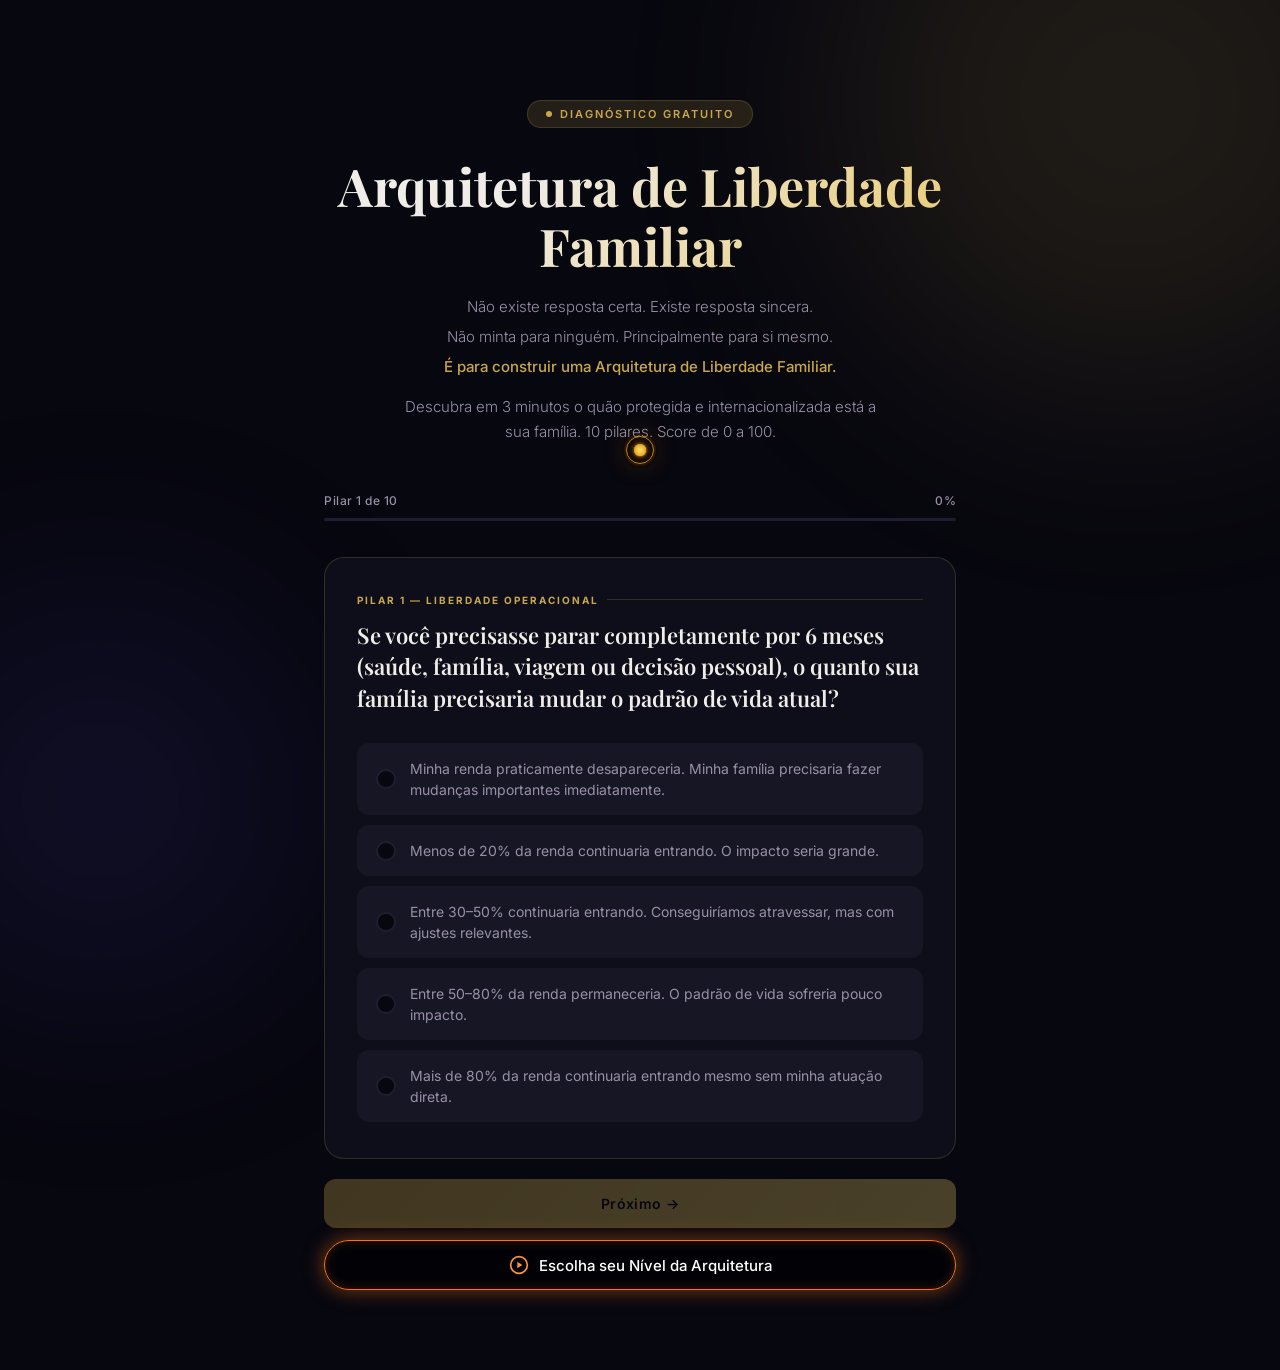
<file: quiz-ial.html>
<!DOCTYPE html>
<html lang="pt-BR">
<head>
<meta charset="UTF-8">
<meta name="viewport" content="width=device-width, initial-scale=1.0">
<title>Score ALF — Score da Arquitetura de Liberdade Familiar</title>
<link rel="preconnect" href="https://fonts.googleapis.com">
<link href="https://fonts.googleapis.com/css2?family=Playfair+Display:wght@400;600;700&family=Inter:wght@300;400;500;600&display=swap" rel="stylesheet">
<link rel="stylesheet" href="assets/css/cursor-trail.css">
<style>
  *, *::before, *::after { box-sizing: border-box; margin: 0; padding: 0; }

  :root {
    --gold: #C9A84C;
    --gold-light: #E8C96A;
    --gold-dim: rgba(201,168,76,0.15);
    --dark: #07070F;
    --dark-2: #0E0E1A;
    --dark-3: #161624;
    --dark-4: #1E1E30;
    --text: #F0EDE8;
    --text-dim: #9990A8;
    --border: rgba(201,168,76,0.2);
  }

  html { scroll-behavior: smooth; }

  body {
    background: var(--dark);
    color: var(--text);
    font-family: 'Inter', sans-serif;
    min-height: 100vh;
    overflow-x: hidden;
  }

  /* ── BACKGROUND ── */
  .bg-orb {
    position: fixed; pointer-events: none; z-index: 0;
    border-radius: 50%; filter: blur(120px); opacity: 0.12;
  }
  .bg-orb-1 { width: 600px; height: 600px; background: var(--gold); top: -200px; right: -150px; }
  .bg-orb-2 { width: 400px; height: 400px; background: #5B4FE8; bottom: -100px; left: -100px; }

  /* ── WRAPPER ── */
  .wrapper {
    position: relative; z-index: 1;
    max-width: 680px;
    margin: 0 auto;
    padding: 40px 24px 80px;
  }

  /* ── HEADER ── */
  .header {
    text-align: center;
    padding: 60px 0 48px;
  }
  .badge {
    display: inline-flex; align-items: center; gap: 8px;
    background: var(--gold-dim);
    border: 1px solid var(--border);
    border-radius: 100px;
    padding: 6px 18px;
    font-size: 11px;
    font-weight: 600;
    letter-spacing: 2px;
    color: var(--gold);
    text-transform: uppercase;
    margin-bottom: 28px;
  }
  .badge::before {
    content: '';
    width: 6px; height: 6px;
    background: var(--gold);
    border-radius: 50%;
    animation: pulse 2s infinite;
  }
  @keyframes pulse {
    0%, 100% { opacity: 1; transform: scale(1); }
    50% { opacity: 0.5; transform: scale(0.8); }
  }
  .header h1 {
    font-family: 'Playfair Display', serif;
    font-size: clamp(32px, 6vw, 52px);
    font-weight: 700;
    line-height: 1.15;
    margin-bottom: 16px;
    background: linear-gradient(135deg, #F0EDE8 30%, var(--gold-light));
    -webkit-background-clip: text;
    -webkit-text-fill-color: transparent;
    background-clip: text;
  }
  .header p {
    color: var(--text-dim);
    font-size: 15px;
    font-weight: 300;
    line-height: 1.7;
    max-width: 480px;
    margin: 0 auto;
  }

  /* ── PROGRESS ── */
  .progress-wrap {
    margin-bottom: 36px;
  }
  .progress-info {
    display: flex;
    justify-content: space-between;
    font-size: 12px;
    color: var(--text-dim);
    margin-bottom: 10px;
    font-weight: 500;
    letter-spacing: 0.5px;
  }
  .progress-bar-bg {
    height: 3px;
    background: var(--dark-4);
    border-radius: 100px;
    overflow: hidden;
  }
  .progress-bar-fill {
    height: 100%;
    background: linear-gradient(90deg, var(--gold), var(--gold-light));
    border-radius: 100px;
    transition: width 0.5s cubic-bezier(.4,0,.2,1);
    width: 0%;
  }

  /* ── QUESTION CARD ── */
  .question-card {
    background: var(--dark-2);
    border: 1px solid var(--border);
    border-radius: 20px;
    padding: 36px 32px;
    margin-bottom: 20px;
    animation: fadeUp 0.4s ease;
  }
  @keyframes fadeUp {
    from { opacity: 0; transform: translateY(16px); }
    to { opacity: 1; transform: translateY(0); }
  }
  .pillar-tag {
    font-size: 10px;
    font-weight: 700;
    letter-spacing: 2px;
    color: var(--gold);
    text-transform: uppercase;
    margin-bottom: 14px;
    display: flex;
    align-items: center;
    gap: 8px;
  }
  .pillar-tag::after {
    content: '';
    flex: 1;
    height: 1px;
    background: var(--border);
  }
  .question-text {
    font-family: 'Playfair Display', serif;
    font-size: clamp(18px, 3vw, 22px);
    font-weight: 600;
    line-height: 1.45;
    margin-bottom: 28px;
    color: var(--text);
  }
  .options {
    display: flex;
    flex-direction: column;
    gap: 10px;
  }
  .option {
    display: flex;
    align-items: center;
    gap: 14px;
    padding: 14px 18px;
    background: var(--dark-3);
    border: 1px solid transparent;
    border-radius: 12px;
    cursor: pointer;
    transition: all 0.2s ease;
    user-select: none;
  }
  .option:hover {
    border-color: var(--border);
    background: var(--dark-4);
  }
  .option.selected {
    border-color: var(--gold);
    background: var(--gold-dim);
  }
  .option-radio {
    width: 20px; height: 20px;
    border: 2px solid var(--dark-4);
    border-radius: 50%;
    flex-shrink: 0;
    display: flex;
    align-items: center;
    justify-content: center;
    transition: all 0.2s ease;
    background: var(--dark);
  }
  .option.selected .option-radio {
    border-color: var(--gold);
    background: var(--gold);
  }
  .option.selected .option-radio::after {
    content: '';
    width: 8px; height: 8px;
    background: var(--dark);
    border-radius: 50%;
  }
  .option-label {
    font-size: 14px;
    font-weight: 400;
    color: var(--text-dim);
    line-height: 1.5;
    transition: color 0.2s;
  }
  .option.selected .option-label {
    color: var(--text);
    font-weight: 500;
  }

  /* ── PILAR 7 SPECIAL ── */
  .section-label {
    font-size: 10px;
    font-weight: 700;
    letter-spacing: 2px;
    text-transform: uppercase;
    color: var(--gold);
    margin-bottom: 14px;
    display: flex;
    align-items: center;
    gap: 8px;
  }
  .section-label::after {
    content: '';
    flex: 1;
    height: 1px;
    background: var(--border);
  }
  .section-divider {
    height: 1px;
    background: var(--border);
    margin: 24px 0;
  }
  .children-hint {
    margin-top: 20px;
    padding: 16px;
    border: 1px dashed var(--border);
    border-radius: 12px;
    text-align: center;
    font-size: 13px;
    color: var(--text-dim);
    font-style: italic;
  }

  /* ── NAV BUTTONS ── */
  .nav {
    display: flex;
    gap: 12px;
    margin-top: 8px;
  }
  .btn {
    flex: 1;
    padding: 16px;
    border-radius: 12px;
    border: none;
    font-family: 'Inter', sans-serif;
    font-size: 14px;
    font-weight: 600;
    cursor: pointer;
    transition: all 0.2s ease;
    letter-spacing: 0.3px;
  }
  .btn-back {
    background: var(--dark-3);
    color: var(--text-dim);
    border: 1px solid var(--dark-4);
  }
  .btn-back:hover { background: var(--dark-4); color: var(--text); }
  .btn-next {
    background: linear-gradient(135deg, var(--gold), var(--gold-light));
    color: var(--dark);
  }
  .btn-next:hover { opacity: 0.9; transform: translateY(-1px); box-shadow: 0 8px 24px rgba(201,168,76,0.3); }
  .btn-next:disabled { opacity: 0.3; cursor: not-allowed; transform: none; box-shadow: none; }

  /* ── RESULT ── */
  .result-screen {
    display: none;
    animation: fadeUp 0.6s ease;
  }
  .result-screen.active { display: block; }

  .score-ring-wrap {
    display: flex;
    flex-direction: column;
    align-items: center;
    margin-bottom: 40px;
  }
  .score-ring {
    position: relative;
    width: 200px; height: 200px;
    margin-bottom: 24px;
  }
  .score-ring svg { transform: rotate(-90deg); }
  .score-ring-bg { fill: none; stroke: var(--dark-3); stroke-width: 8; }
  .score-ring-fill {
    fill: none;
    stroke-width: 8;
    stroke-linecap: round;
    stroke: url(#gold-gradient);
    stroke-dasharray: 565;
    stroke-dashoffset: 565;
    transition: stroke-dashoffset 2s cubic-bezier(.4,0,.2,1);
  }
  .score-number {
    position: absolute;
    top: 50%; left: 50%;
    transform: translate(-50%, -50%);
    text-align: center;
  }
  .score-value {
    font-family: 'Playfair Display', serif;
    font-size: 52px;
    font-weight: 700;
    background: linear-gradient(135deg, #F0EDE8, var(--gold-light));
    -webkit-background-clip: text;
    -webkit-text-fill-color: transparent;
    background-clip: text;
    line-height: 1;
  }
  .score-max {
    font-size: 14px;
    color: var(--text-dim);
    font-weight: 400;
  }

  .result-level {
    font-family: 'Playfair Display', serif;
    font-size: 26px;
    font-weight: 700;
    text-align: center;
    margin-bottom: 8px;
    background: linear-gradient(135deg, #F0EDE8, var(--gold-light));
    -webkit-background-clip: text;
    -webkit-text-fill-color: transparent;
    background-clip: text;
  }
  .result-desc {
    color: var(--text-dim);
    text-align: left;
    font-size: 15px;
    line-height: 1.7;
    max-width: 460px;
    margin: 0 auto 36px;
  }

  /* ── RESULT TIERS ── */
  .rd-indicator-wrap { text-align: center; margin-bottom: 14px; }
  .rd-indicator {
    display: inline-block;
    font-size: 11px;
    font-weight: 700;
    letter-spacing: 1.5px;
    text-transform: uppercase;
    padding: 5px 14px;
    border-radius: 100px;
  }
  .rd-red    { background: rgba(239,68,68,0.12);  color: #f87171; border: 1px solid rgba(239,68,68,0.3); }
  .rd-orange { background: rgba(249,115,22,0.12); color: #fb923c; border: 1px solid rgba(249,115,22,0.3); }
  .rd-yellow { background: rgba(234,179,8,0.12);  color: #facc15; border: 1px solid rgba(234,179,8,0.3); }
  .rd-green  { background: rgba(34,197,94,0.12);  color: #4ade80; border: 1px solid rgba(34,197,94,0.3); }
  .rd-blue   { background: rgba(59,130,246,0.12); color: #60a5fa; border: 1px solid rgba(59,130,246,0.3); }

  .rd-subtitle {
    font-size: 17px;
    font-weight: 600;
    color: var(--text);
    text-align: center;
    margin-bottom: 16px;
  }
  .rd-body {
    font-size: 14px;
    color: var(--text-dim);
    line-height: 1.75;
    margin-bottom: 10px;
  }
  .rd-label {
    font-size: 11px;
    font-weight: 700;
    text-transform: uppercase;
    letter-spacing: 1.5px;
    color: var(--gold);
    margin: 18px 0 10px;
  }
  .rd-list {
    list-style: none;
    margin-bottom: 20px;
    padding: 0;
  }
  .rd-list li {
    font-size: 14px;
    color: var(--text-dim);
    line-height: 1.65;
    padding: 5px 0 5px 22px;
    position: relative;
  }
  .rd-list li::before {
    content: '·';
    position: absolute;
    left: 8px;
    color: var(--gold);
    font-size: 18px;
    line-height: 1.4;
  }
  .rd-close {
    font-size: 14px;
    color: var(--text-dim);
    line-height: 1.7;
    margin-bottom: 4px;
  }
  .rd-close-em {
    color: var(--text);
    font-weight: 500;
    font-style: italic;
  }

  /* ── PILLAR BREAKDOWN ── */
  .breakdown {
    background: var(--dark-2);
    border: 1px solid var(--border);
    border-radius: 20px;
    padding: 28px;
    margin-bottom: 24px;
  }
  .breakdown-title {
    font-size: 11px;
    font-weight: 700;
    letter-spacing: 2px;
    text-transform: uppercase;
    color: var(--gold);
    margin-bottom: 20px;
  }
  .pillar-row {
    display: flex;
    align-items: center;
    gap: 12px;
    margin-bottom: 14px;
  }
  .pillar-row:last-child { margin-bottom: 0; }
  .pillar-name {
    font-size: 12px;
    color: var(--text-dim);
    width: 180px;
    flex-shrink: 0;
    white-space: nowrap;
    overflow: hidden;
    text-overflow: ellipsis;
  }
  .pillar-bar-bg {
    flex: 1;
    height: 6px;
    background: var(--dark-4);
    border-radius: 100px;
    overflow: hidden;
  }
  .pillar-bar-fill {
    height: 100%;
    background: linear-gradient(90deg, var(--gold), var(--gold-light));
    border-radius: 100px;
    width: 0%;
    transition: width 1.5s cubic-bezier(.4,0,.2,1);
  }
  .pillar-pts {
    font-size: 12px;
    font-weight: 700;
    color: var(--gold);
    width: 30px;
    text-align: right;
    flex-shrink: 0;
  }

  /* ── CTA ── */
  .cta-box {
    background: linear-gradient(135deg, rgba(201,168,76,0.08), rgba(201,168,76,0.02));
    border: 1px solid var(--border);
    border-radius: 20px;
    padding: 32px;
    text-align: center;
    margin-bottom: 20px;
  }
  .cta-box h3 {
    font-family: 'Playfair Display', serif;
    font-size: 22px;
    margin-bottom: 10px;
    background: linear-gradient(135deg, #F0EDE8, var(--gold-light));
    -webkit-background-clip: text;
    -webkit-text-fill-color: transparent;
    background-clip: text;
  }
  .cta-box p {
    color: var(--text-dim);
    font-size: 14px;
    line-height: 1.6;
    margin-bottom: 20px;
  }
  .btn-cta {
    display: inline-block;
    background: linear-gradient(135deg, var(--gold), var(--gold-light));
    color: var(--dark);
    font-family: 'Inter', sans-serif;
    font-size: 14px;
    font-weight: 700;
    padding: 16px 36px;
    border-radius: 12px;
    text-decoration: none;
    letter-spacing: 0.5px;
    transition: all 0.2s ease;
    border: none;
    cursor: pointer;
  }
  .btn-cta:hover { opacity: 0.9; transform: translateY(-2px); box-shadow: 0 12px 32px rgba(201,168,76,0.35); }

  @keyframes beam-spin {
    from { transform: rotate(0deg); }
    to   { transform: rotate(360deg); }
  }
  @keyframes lines-slide {
    from { background-position: 0 0; }
    to   { background-position: 24px 0; }
  }
  .btn-restart {
    position: relative;
    display: flex;
    align-items: center;
    justify-content: center;
    width: 100%;
    height: 54px;
    border: none;
    background: transparent;
    border-radius: 9999px;
    overflow: hidden;
    cursor: pointer;
    margin-top: 12px;
    font-family: 'Inter', sans-serif;
    font-size: 13px;
    font-weight: 600;
    color: rgba(255,255,255,0.9);
    letter-spacing: 0.05em;
    text-transform: uppercase;
    transition: transform 0.3s, box-shadow 0.3s;
  }
  .btn-restart:hover { transform: scale(1.02); box-shadow: 0 0 40px -10px rgba(249,115,22,0.5); }
  .btn-restart-spin {
    position: absolute; inset: 0; border-radius: 9999px; overflow: hidden; padding: 1px; z-index: -2;
  }
  .btn-restart-spin-ring {
    position: absolute; inset: -100%;
    background: conic-gradient(from 0deg, transparent 0 300deg, #f97316 360deg);
    animation: beam-spin 3s linear infinite;
  }
  .btn-restart-spin-fill {
    position: absolute; inset: 1px; border-radius: 9999px; background: #050505;
  }
  .btn-restart-inner {
    overflow: hidden; background: #0A0A0A; border-radius: 9999px;
    position: absolute; top: 2px; right: 2px; bottom: 2px; left: 2px;
  }
  .btn-restart-glow {
    position: absolute; bottom: 0; left: 50%; transform: translateX(-50%);
    width: 66%; height: 50%;
    background: rgba(249,115,22,0.2); filter: blur(24px);
    border-radius: 9999px; pointer-events: none;
    transition: background 0.5s;
  }
  .btn-restart:hover .btn-restart-glow { background: rgba(249,115,22,0.4); }
  .btn-restart-lines {
    opacity: 0.07; mix-blend-mode: plus-lighter;
    position: absolute; inset: 0;
    background-image: repeating-linear-gradient(90deg,#fff,#fff 1px,transparent 1px,transparent 8px);
    background-size: 24px 100%;
    animation: lines-slide 1.5s linear infinite;
  }
  .btn-restart-label { position: relative; z-index: 10; }

  .btn-niveis {
    display: flex;
    width: 100%;
    align-items: center;
    justify-content: center;
    gap: 10px;
    background: rgba(0,0,0,0.6);
    border: 1px solid #f97316;
    border-radius: 9999px;
    padding: 14px 32px;
    color: #fff;
    font-family: 'Inter', sans-serif;
    font-size: 15px;
    font-weight: 500;
    cursor: pointer;
    text-decoration: none;
    transition: all 0.3s ease;
    box-shadow: 0 0 20px rgba(249,115,22,0.5), inset 0 0 10px rgba(249,115,22,0.2);
    margin-top: 16px;
  }
  .btn-niveis:hover {
    background: rgba(249,115,22,0.1);
    border-color: #fb923c;
    box-shadow: 0 0 35px rgba(249,115,22,0.6), inset 0 0 20px rgba(249,115,22,0.4);
    transform: scale(1.02);
  }

  /* ── LEAD CAPTURE ── */
  .lead-screen { display: none; animation: fadeUp 0.5s ease; }
  .lead-screen.active { display: block; }

  .lead-header { text-align: center; margin-bottom: 36px; padding-top: 16px; }
  .lead-trophy { font-size: 36px; margin-bottom: 20px; }
  .lead-title {
    font-family: 'Playfair Display', serif;
    font-size: clamp(24px, 4vw, 34px);
    font-weight: 700;
    line-height: 1.2;
    margin-bottom: 10px;
    background: linear-gradient(135deg, #F0EDE8 30%, var(--gold-light));
    -webkit-background-clip: text; -webkit-text-fill-color: transparent; background-clip: text;
  }
  .lead-subtitle { color: var(--text-dim); font-size: 15px; line-height: 1.65; }

  .lead-form-card {
    background: var(--dark-2);
    border: 1px solid var(--border);
    border-radius: 20px;
    padding: 32px;
    margin-bottom: 16px;
  }
  .field-group { margin-bottom: 18px; }
  .field-label {
    display: block;
    font-size: 11px;
    font-weight: 700;
    letter-spacing: 1.5px;
    text-transform: uppercase;
    color: var(--gold);
    margin-bottom: 8px;
  }
  .field-input {
    width: 100%;
    background: var(--dark-3);
    border: 1px solid var(--dark-4);
    border-radius: 12px;
    padding: 14px 18px;
    color: var(--text);
    font-family: 'Inter', sans-serif;
    font-size: 14px;
    outline: none;
    transition: border-color 0.2s, box-shadow 0.2s;
  }
  .field-input::placeholder { color: var(--text-dim); opacity: 0.55; }
  .field-input:focus { border-color: var(--gold); box-shadow: 0 0 0 3px rgba(201,168,76,0.12); }
  .field-input.has-error { border-color: #f87171; }
  .field-input.has-error:focus { box-shadow: 0 0 0 3px rgba(248,113,113,0.15); }
  .field-error { font-size: 12px; color: #f87171; margin-top: 5px; min-height: 17px; }

  .field-check-group { margin: 22px 0 26px; }
  .field-check-label {
    display: flex; align-items: flex-start; gap: 12px; cursor: pointer; user-select: none;
  }
  .field-checkbox {
    width: 18px; height: 18px; flex-shrink: 0; margin-top: 2px;
    accent-color: var(--gold); cursor: pointer; border-radius: 4px;
  }
  .field-check-label span { font-size: 13px; color: var(--text-dim); line-height: 1.6; }
  .field-check-label a { color: var(--gold); text-decoration: none; }
  .field-check-label a:hover { text-decoration: underline; }

  .btn-lead-submit {
    display: block; width: 100%;
    background: linear-gradient(135deg, var(--gold), var(--gold-light));
    color: var(--dark); font-family: 'Inter', sans-serif;
    font-size: 15px; font-weight: 700; padding: 17px; border: none;
    border-radius: 12px; cursor: pointer; letter-spacing: 0.5px;
    transition: all 0.2s ease;
  }
  .btn-lead-submit:hover { opacity: 0.9; transform: translateY(-2px); box-shadow: 0 12px 32px rgba(201,168,76,0.35); }
  .btn-lead-submit:disabled { opacity: 0.55; cursor: not-allowed; transform: none; box-shadow: none; }

  .lead-back {
    display: block; text-align: center; margin-top: 14px;
    font-size: 13px; color: var(--text-dim); cursor: pointer;
    transition: color 0.2s;
  }
  .lead-back:hover { color: var(--text); }

  /* ── HIDDEN ── */
  .quiz-content { display: block; }
  .quiz-content.hidden { display: none; }

  @media (max-width: 480px) {
    .wrapper { padding: 24px 16px 60px; }
    .question-card { padding: 24px 20px; }
    .option { padding: 12px 14px; }
    .pillar-name { width: 130px; }
  }
</style>
</head>
<body>

<div class="bg-orb bg-orb-1"></div>
<div class="bg-orb bg-orb-2"></div>

<div class="wrapper">

  <!-- HEADER -->
  <div class="header">
    <div class="badge">Diagnóstico Gratuito</div>
    <h1>Arquitetura de Liberdade Familiar</h1>
    <p style="font-size: 15px; line-height: 2; margin-bottom: 12px; text-align: center;">
      <span style="color: var(--text-dim);">Não existe resposta certa. Existe resposta sincera.</span><br>
      <span style="color: var(--text-dim);">Não minta para ninguém. Principalmente para si mesmo.</span><br>
      <span style="color: var(--gold); font-weight: 500;">É para construir uma Arquitetura de Liberdade Familiar.</span>
    </p>
    <p>Descubra em 3 minutos o quão protegida e internacionalizada está a sua família. 10 pilares. Score de 0 a 100.</p>
  </div>

  <!-- QUIZ -->
  <div class="quiz-content" id="quizContent">
    <div class="progress-wrap">
      <div class="progress-info">
        <span id="progressLabel">Pilar 1 de 10</span>
        <span id="progressPct">0%</span>
      </div>
      <div class="progress-bar-bg">
        <div class="progress-bar-fill" id="progressFill"></div>
      </div>
    </div>

    <div class="question-card" id="questionCard"></div>
    <div class="nav">
      <button class="btn btn-back" id="btnBack" onclick="goBack()">← Voltar</button>
      <button class="btn btn-next" id="btnNext" onclick="goNext()" disabled>Próximo →</button>
    </div>
    <a href="../niveis/" class="btn-niveis" style="margin-top:12px;">
      <svg width="20" height="20" viewBox="0 0 24 24" fill="none" stroke="#fb923c" stroke-width="2" stroke-linecap="round" stroke-linejoin="round"><circle cx="12" cy="12" r="10"/><polygon points="10 8 16 12 10 16 10 8" fill="#fb923c" stroke="none"/></svg>
      Escolha seu Nível da Arquitetura
    </a>
  </div>

  <!-- LEAD CAPTURE -->
  <div class="lead-screen" id="leadScreen">
    <div class="lead-header">
      <div class="lead-trophy">🏆</div>
      <h2 class="lead-title">Seu diagnóstico está pronto.</h2>
      <p class="lead-subtitle">Preencha abaixo para receber seu resultado completo.</p>
    </div>
    <div class="lead-form-card">
      <form id="leadForm" onsubmit="submitLead(event)" novalidate>
        <div class="field-group">
          <label class="field-label" for="fieldNome">Nome completo</label>
          <input type="text" id="fieldNome" class="field-input" placeholder="Seu nome completo" autocomplete="name">
          <div class="field-error" id="errNome"></div>
        </div>
        <div class="field-group">
          <label class="field-label" for="fieldEmail">Email</label>
          <input type="email" id="fieldEmail" class="field-input" placeholder="seu@email.com" autocomplete="email">
          <div class="field-error" id="errEmail"></div>
        </div>
        <div class="field-group">
          <label class="field-label" for="fieldEmailConf">Confirme seu email</label>
          <input type="email" id="fieldEmailConf" class="field-input" placeholder="repita seu email" autocomplete="email">
          <div class="field-error" id="errEmailConf"></div>
        </div>
        <div class="field-group">
          <label class="field-label" for="fieldTel">Telefone com WhatsApp</label>
          <input type="tel" id="fieldTel" class="field-input" placeholder="(11) 99999-9999" autocomplete="tel" maxlength="16">
          <div class="field-error" id="errTel"></div>
        </div>
        <div class="field-check-group">
          <label class="field-check-label">
            <input type="checkbox" id="fieldPrivacy" class="field-checkbox">
            <span>Li e concordo com a <a href="javascript:void(0)" onclick="openPrivacy()">Política de Privacidade</a> e os <a href="javascript:void(0)" onclick="openTerms()">Termos de Uso</a></span>
          </label>
          <div class="field-error" id="errPrivacy"></div>
        </div>
        <button type="submit" class="btn-lead-submit" id="btnLeadSubmit">Ver meu resultado →</button>
      </form>
    </div>
    <span class="lead-back" onclick="backToQuiz()">← Voltar ao diagnóstico</span>
  </div>

  <!-- RESULTADO -->
  <div class="result-screen" id="resultScreen">

    <div class="score-ring-wrap">
      <div class="score-ring">
        <svg viewBox="0 0 200 200" width="200" height="200">
          <defs>
            <linearGradient id="gold-gradient" x1="0%" y1="0%" x2="100%" y2="100%">
              <stop offset="0%" stop-color="#C9A84C"/>
              <stop offset="100%" stop-color="#E8C96A"/>
            </linearGradient>
          </defs>
          <circle class="score-ring-bg" cx="100" cy="100" r="90"/>
          <circle class="score-ring-fill" id="scoreRingFill" cx="100" cy="100" r="90"/>
        </svg>
        <div class="score-number">
          <div class="score-value" id="scoreValue">0</div>
          <div class="score-max">/ 100</div>
        </div>
      </div>
      <div class="result-level" id="resultLevel"></div>
      <div class="result-desc" id="resultDesc"></div>
    </div>

    <div class="breakdown" id="breakdown"></div>

    <div class="cta-box">
      <h3>Masterclass Estratégica Gratuita</h3>
      <p>Aprenda a construir R$1.000 a R$10.000 por mês sem precisar trabalhar.<br><br>Descubra por que ganhar mais pode não resolver e onde sua liberdade patrimonial está vazando.</p>
      <a href="#" class="btn-cta" id="ctaBtn">Quero garantir minha vaga</a>
    </div>

    <a href="../niveis/" class="btn-niveis">
      <svg width="20" height="20" viewBox="0 0 24 24" fill="none" stroke="#fb923c" stroke-width="2" stroke-linecap="round" stroke-linejoin="round"><circle cx="12" cy="12" r="10"/><polygon points="10 8 16 12 10 16 10 8" fill="#fb923c" stroke="none"/></svg>
      Escolha seu Nível da Arquitetura
    </a>

    <button class="btn-restart" onclick="restart()">
      <div class="btn-restart-spin">
        <div class="btn-restart-spin-ring"></div>
        <div class="btn-restart-spin-fill"></div>
      </div>
      <div class="btn-restart-inner">
        <div style="background:linear-gradient(to bottom,rgba(120,53,15,0.2),transparent);position:absolute;inset:0;"></div>
        <div class="btn-restart-lines"></div>
        <div class="btn-restart-glow"></div>
      </div>
      <span class="btn-restart-label">↺ Refazer o diagnóstico</span>
    </button>
  </div>

</div>

<script>
// ── URL do Google Apps Script — preencha após publicar o script ──
const GOOGLE_SCRIPT_URL = 'https://script.google.com/macros/s/AKfycbyPttQJbpWAqQMBZcQ8lczkNHfRF_pM6lxAD4IwOO7crQw0vWqLrMrxG7iYV53Oikeq/exec';

const pillars = [
  {
    id: 1,
    name: "Liberdade Operacional",
    question: "Se você precisasse parar completamente por 6 meses (saúde, família, viagem ou decisão pessoal), o quanto sua família precisaria mudar o padrão de vida atual?",
    options: [
      { label: "Minha renda praticamente desapareceria. Minha família precisaria fazer mudanças importantes imediatamente.", score: 0 },
      { label: "Menos de 20% da renda continuaria entrando. O impacto seria grande.", score: 2 },
      { label: "Entre 30–50% continuaria entrando. Conseguiríamos atravessar, mas com ajustes relevantes.", score: 5 },
      { label: "Entre 50–80% da renda permaneceria. O padrão de vida sofreria pouco impacto.", score: 8 },
      { label: "Mais de 80% da renda continuaria entrando mesmo sem minha atuação direta.", score: 10 },
    ]
  },
  {
    id: 2,
    name: "Concentração Geográfica",
    question: "Quanto do seu patrimônio está vinculado a uma única jurisdição?",
    options: [
      { label: "Praticamente tudo depende do Brasil.", score: 0 },
      { label: "Possuo conta internacional ou pequenas reservas fora do país.", score: 2 },
      { label: "Possuo alguns ativos externos, mas a maior parte continua concentrada no Brasil.", score: 3 },
      { label: "Meu patrimônio está relativamente dividido entre Brasil e exterior. (50% Brasil | 50% fora)", score: 5 },
      { label: "Possuo diversificação mais ampla. (40% Brasil, 20–30% Cripto, 40–30% exterior)", score: 7 },
      { label: "Menos de 20% do patrimônio depende do Brasil.", score: 8 },
      { label: "Estrutura multijurisdição. Contas, patrimônio, empresas e reservas distribuídas.", score: 10 },
    ]
  },
  {
    id: 3,
    name: "Diversificação Patrimonial",
    question: "Onde seu patrimônio está distribuído?",
    options: [
      { label: "Praticamente concentrado em bancos e imóveis.", score: 0 },
      { label: "Bancos + imóveis + previdência.", score: 2 },
      { label: "Bancos + bolsa + imóveis.", score: 4 },
      { label: "Bancos + bolsa.", score: 5 },
      { label: "Bancos + ativos internacionais.", score: 6 },
      { label: "Bancos + bolsa + ativos internacionais.", score: 7 },
      { label: "Patrimônio distribuído entre múltiplas classes. (bancos, bolsa, imóveis, empresas, internacional, reservas)", score: 8 },
      { label: "Estrutura patrimonial ampla e global. (múltiplas classes, diferentes moedas, diferentes jurisdições, diferentes fontes de geração)", score: 10 },
    ]
  },
  {
    id: 4,
    name: "Estrutura Societária",
    question: "Hoje sua estrutura empresarial existe apenas para funcionar ou também para proteger e organizar seu patrimônio?",
    options: [
      { label: "Pessoa física predominante.", score: 0 },
      { label: "PJ criada principalmente para emissão de notas ou redução operacional básica.", score: 1 },
      { label: "PJ organizada com processos mínimos e alguma separação financeira.", score: 3 },
      { label: "Existe planejamento societário básico.", score: 5 },
      { label: "Estrutura patrimonial mais madura. (holding)", score: 6 },
      { label: "Estrutura internacional funcional.", score: 8 },
      { label: "Arquitetura integrada. (operação + patrimônio + sucessão + internacional)", score: 10 },
    ]
  },
  {
    id: 5,
    name: "Liquidez Internacional",
    question: "Qual é a sua capacidade de movimentar patrimônio globalmente?",
    options: [
      { label: "Toda movimentação depende exclusivamente de bancos brasileiros.", score: 0 },
      { label: "Possuo conta internacional básica. (Wise / conta internacional)", score: 2 },
      { label: "Possuo contas multimoeda e consigo converter valores com facilidade.", score: 4 },
      { label: "Possuo ativos internacionais acessíveis. (corretoras, reservas, investimentos)", score: 6 },
      { label: "Infraestrutura operacional internacional. (patrimônio acessível, múltiplas moedas, movimentação estruturada)", score: 8 },
      { label: "Liquidez internacional ampla. (acesso rápido, patrimônio distribuído, múltiplas estruturas, independência operacional global)", score: 10 },
    ]
  },
  {
    id: 6,
    name: "Mobilidade Familiar",
    question: "Se sua família decidisse mudar de país nos próximos 12 meses, quão preparada ela estaria hoje?",
    options: [
      { label: "Hoje seria praticamente impossível.", score: 0 },
      { label: "Seria muito difícil. A mudança exigiria reorganizar quase tudo.", score: 3 },
      { label: "Possível. Mas ainda existem muitas dúvidas e etapas indefinidas.", score: 5 },
      { label: "Existe estrutura mínima. (passaporte, recursos e estrutura mínima)", score: 6 },
      { label: "Existe plano definido. (escola avaliada, países em vista, vistos prontos ou em andamento)", score: 8 },
      { label: "Mudança praticamente executável.", score: 10 },
    ]
  },
  {
    id: 7,
    name: "Educação e Legado Familiar",
    question: "Sua família está sendo preparada apenas para viver no lugar onde está hoje ou para ter opções reais no futuro?",
    isChildrenPillar: true,
    childrenOptions: [
      { label: "Não possuo filhos" },
      { label: "1 ou 2 filhos" },
      { label: "3 ou mais filhos" },
    ],
    // Modificador aplicado em cada opção EXCETO a primeira (score 0) e a última (score 10)
    // Sem filhos: +1 | 1 ou 2 filhos: -1 | 3 ou mais: -2
    childrenModifiers: [1, -1, -2],
    options: [
      { label: "Nenhum planejamento familiar ou educacional de longo prazo.", score: 0 },
      { label: "Existe vontade, mas sem ações concretas.", score: 2 },
      { label: "Pesquisando possibilidades. (idiomas e experiências internacionais)", score: 4 },
      { label: "Planejamento ativo. Existe investimento intencional no futuro familiar.", score: 6 },
      { label: "Estrutura familiar avançada. (idioma + escola com currículo internacional, visão global clara)", score: 8 },
      { label: "Ecossistema global consolidado. (mobilidade, educação, estrutura, legado construído)", score: 10 },
    ]
  },
  {
    id: 8,
    name: "Crescimento Estrutural",
    question: "Se você se afastasse da operação por 12 meses, sua estrutura patrimonial continuaria evoluindo ou apenas sobreviveria?",
    options: [
      { label: "Praticamente tudo ficaria parado.", score: 0 },
      { label: "Sobrevive, mas desacelera muito.", score: 2 },
      { label: "Algumas áreas evoluem.", score: 5 },
      { label: "Grande parte continua funcionando.", score: 8 },
      { label: "Crescimento praticamente independente.", score: 10 },
    ]
  },
  {
    id: 9,
    name: "Reserva Internacional",
    question: "Quanto do seu patrimônio hoje está protegido fora da moeda local ou distribuído em ativos internacionais?",
    options: [
      { label: "Nenhuma reserva fora da moeda local.", score: 0 },
      { label: "Até 10%.", score: 2 },
      { label: "Entre 10–25%.", score: 4 },
      { label: "Entre 25–50%.", score: 6 },
      { label: "Aproximadamente 50%.", score: 8 },
      { label: "Mais de 65%.", score: 10 },
    ]
  },
  {
    id: 10,
    name: "Clareza Estratégica",
    question: "Se eu perguntasse hoje onde você deseja que sua família, patrimônio e estilo de vida estejam nos próximos 10 anos… quão clara seria sua resposta?",
    options: [
      { label: "Não sei. Estou vivendo e decidindo conforme as coisas acontecem.", score: 0 },
      { label: "Existe uma ideia geral, mas sem direção clara. Pretendo permanecer onde estou hoje.", score: 3 },
      { label: "Comecei a considerar possibilidades diferentes. Já pensei em viver fora, mudar estrutura ou expandir opções.", score: 5 },
      { label: "Já pesquisei países, caminhos ou possibilidades concretas. Existe intenção real.", score: 7 },
      { label: "Existe plano claro. Países, objetivos, família e patrimônio caminham em direção definida.", score: 9 },
      { label: "Existe visão extremamente clara e ela já está em execução.", score: 10 },
    ]
  }
];

const levels = [
  {
    min: 0, max: 45,
    label: "Altamente Perigoso",
    html: `<div class="rd-indicator-wrap"><span class="rd-indicator rd-red">🔴 0–45</span></div>
      <p class="rd-subtitle">Dependência elevada do próprio trabalho</p>
      <p class="rd-body">Provavelmente existe forte dependência da própria agenda, operação ou presença para sustentar renda, patrimônio e padrão de vida.</p>
      <p class="rd-label">É comum existir:</p>
      <ul class="rd-list">
        <li>patrimônio pouco produtivo</li>
        <li>concentração excessiva em uma única estrutura</li>
        <li>baixa proteção patrimonial</li>
        <li>pouca diversificação geográfica</li>
        <li>sensação frequente de correr muito sem construir liberdade proporcional</li>
      </ul>
      <p class="rd-close">Renda pode existir.</p>
      <p class="rd-close">Patrimônio também.</p>
      <p class="rd-close rd-close-em">Mas a arquitetura ainda parece frágil.</p>`
  },
  {
    min: 46, max: 59,
    label: "Alerta Vermelho",
    html: `<div class="rd-indicator-wrap"><span class="rd-indicator rd-orange">🚨 46–59</span></div>
      <p class="rd-subtitle">Alta renda. Baixa arquitetura.</p>
      <p class="rd-body">Pode haver patrimônio, empresas, imóveis ou renda elevada.</p>
      <p class="rd-body">Mas ainda existem vulnerabilidades estruturais importantes.</p>
      <p class="rd-label">É comum aparecer:</p>
      <ul class="rd-list">
        <li>excesso de concentração em um país, moeda ou operação</li>
        <li>dependência elevada da agenda</li>
        <li>patrimônio acumulado sem estratégia integrada</li>
        <li>pouca previsibilidade</li>
      </ul>
      <p class="rd-close">Por fora parece estabilidade.</p>
      <p class="rd-close rd-close-em">Por dentro podem existir pontos de fragilidade invisíveis.</p>`
  },
  {
    min: 60, max: 70,
    label: "Construção",
    html: `<div class="rd-indicator-wrap"><span class="rd-indicator rd-yellow">🟡 60–70</span></div>
      <p class="rd-subtitle">Primeiras estruturas de proteção e previsibilidade</p>
      <p class="rd-body">Algumas peças importantes parecem já ter começado a ser construídas.</p>
      <p class="rd-label">É comum existir:</p>
      <ul class="rd-list">
        <li>início de diversificação</li>
        <li>patrimônio mais organizado</li>
        <li>maior clareza estratégica</li>
        <li>proteção crescente</li>
      </ul>
      <p class="rd-close">Ainda podem existir gargalos relevantes.</p>
      <p class="rd-close rd-close-em">Mas a direção parece mais importante do que a velocidade.</p>`
  },
  {
    min: 71, max: 85,
    label: "Estruturado",
    html: `<div class="rd-indicator-wrap"><span class="rd-indicator rd-green">🟢 71–85</span></div>
      <p class="rd-subtitle">Direção, proteção e expansão presentes</p>
      <p class="rd-body">Existe estrutura, previsibilidade e construção consciente.</p>
      <p class="rd-label">Provavelmente já existem:</p>
      <ul class="rd-list">
        <li>múltiplas fontes</li>
        <li>proteção patrimonial</li>
        <li>visão de longo prazo</li>
        <li>maior independência operacional</li>
      </ul>
      <p class="rd-close">O desafio aqui geralmente deixa de ser sobrevivência.</p>
      <p class="rd-close rd-close-em">Passa a ser expansão inteligente.</p>`
  },
  {
    min: 86, max: 100,
    label: "Arquitetura Avançada",
    html: `<div class="rd-indicator-wrap"><span class="rd-indicator rd-blue">🔵 86–100</span></div>
      <p class="rd-subtitle">Patrimônio, família e liberdade alinhados</p>
      <p class="rd-body">Existe forte sinal de integração entre patrimônio, estratégia familiar e opcionalidade futura.</p>
      <p class="rd-label">Normalmente aparecem:</p>
      <ul class="rd-list">
        <li>estruturas globais</li>
        <li>múltiplas jurisdições</li>
        <li>patrimônio produtivo</li>
        <li>planejamento de longo prazo</li>
        <li>alta previsibilidade</li>
      </ul>
      <p class="rd-close">Nessa fase o foco raramente é ganhar mais.</p>
      <p class="rd-close rd-close-em">O foco costuma ser preservar, expandir e transmitir.</p>`
  },
];

let current = 0;
let answers = new Array(pillars.length).fill(null);
let p7ChildrenAnswer = null; // 0 = sem filhos | 1 = 1 ou 2 filhos | 2 = 3 ou mais

// Calcula o score final de um pilar, aplicando o modificador do Pilar 7 quando necessário
function getScore(pillarIndex, answerIndex) {
  if (answerIndex === null) return 0;
  const p = pillars[pillarIndex];
  const baseScore = p.options[answerIndex].score;
  if (!p.isChildrenPillar || p7ChildrenAnswer === null) return baseScore;
  const isFirst = answerIndex === 0;
  const isLast  = answerIndex === p.options.length - 1;
  if (isFirst || isLast) return baseScore; // primeira e última não mudam
  return Math.max(0, baseScore + p.childrenModifiers[p7ChildrenAnswer]);
}

function render() {
  const p = pillars[current];
  const pct = Math.round((current / pillars.length) * 100);

  document.getElementById('progressLabel').textContent = `Pilar ${current + 1} de ${pillars.length}`;
  document.getElementById('progressPct').textContent = pct + '%';
  document.getElementById('progressFill').style.width = pct + '%';
  document.getElementById('btnBack').style.display = current === 0 ? 'none' : 'flex';
  document.getElementById('btnNext').textContent = current === pillars.length - 1 ? 'Ver meu score →' : 'Próximo →';

  // Pilar 7 precisa das duas respostas para habilitar o botão
  if (p.isChildrenPillar) {
    document.getElementById('btnNext').disabled = answers[current] === null || p7ChildrenAnswer === null;
  } else {
    document.getElementById('btnNext').disabled = answers[current] === null;
  }

  if (p.isChildrenPillar) {
    // Seção de planejamento: só aparece depois de marcar a situação familiar
    const planningSection = p7ChildrenAnswer !== null
      ? `<div class="section-divider"></div>
         <div class="section-label">Planejamento</div>
         <div class="options">
           ${p.options.map((opt, i) => `
             <div class="option ${answers[current] === i ? 'selected' : ''}" onclick="select(${i})">
               <div class="option-radio"></div>
               <div class="option-label">${opt.label}</div>
             </div>
           `).join('')}
         </div>`
      : `<div class="children-hint">Selecione sua situação acima para continuar</div>`;

    document.getElementById('questionCard').innerHTML = `
      <div class="pillar-tag">Pilar ${p.id} — ${p.name}</div>
      <div class="question-text">${p.question}</div>
      <div class="section-label">Situação familiar</div>
      <div class="options">
        ${p.childrenOptions.map((opt, i) => `
          <div class="option ${p7ChildrenAnswer === i ? 'selected' : ''}" onclick="selectChildren(${i})">
            <div class="option-radio"></div>
            <div class="option-label">${opt.label}</div>
          </div>
        `).join('')}
      </div>
      ${planningSection}
    `;
  } else {
    document.getElementById('questionCard').innerHTML = `
      <div class="pillar-tag">Pilar ${p.id} — ${p.name}</div>
      <div class="question-text">${p.question}</div>
      <div class="options">
        ${p.options.map((opt, i) => `
          <div class="option ${answers[current] === i ? 'selected' : ''}" onclick="select(${i})">
            <div class="option-radio"></div>
            <div class="option-label">${opt.label}</div>
          </div>
        `).join('')}
      </div>
    `;
  }
}

// Seleção da situação familiar (Pilar 7)
function selectChildren(i) {
  p7ChildrenAnswer = i;
  answers[current] = null; // reset da resposta de planejamento ao trocar situação familiar
  render();
}

// Seleção normal (opção principal)
function select(i) {
  answers[current] = i;
  render();
}

function goNext() {
  if (answers[current] === null) return;
  if (pillars[current].isChildrenPillar && p7ChildrenAnswer === null) return;
  if (current < pillars.length - 1) {
    current++;
    render();
    window.scrollTo({ top: 0, behavior: 'smooth' });
  } else {
    showLeadScreen();
  }
}

function goBack() {
  if (current > 0) { current--; render(); }
}

function showResult() {
  document.getElementById('quizContent').classList.add('hidden');
  const rs = document.getElementById('resultScreen');
  rs.classList.add('active');

  const total = pillars.reduce((sum, p, i) => sum + getScore(i, answers[i]), 0);
  const level = levels.find(l => total >= l.min && total <= l.max) || levels[levels.length - 1];

  document.getElementById('resultLevel').textContent = level.label;
  document.getElementById('resultDesc').innerHTML = level.html;

  // Animar número
  animateNumber('scoreValue', 0, total, 1800);

  // Animar anel
  const circumference = 565;
  const offset = circumference - (total / 100) * circumference;
  setTimeout(() => {
    document.getElementById('scoreRingFill').style.strokeDashoffset = offset;
  }, 100);

  // Breakdown por pilar
  const bd = document.getElementById('breakdown');
  bd.innerHTML = `<div class="breakdown-title">Detalhamento por Pilar</div>` +
    pillars.map((p, i) => {
      const pts = getScore(i, answers[i]);
      return `
        <div class="pillar-row">
          <div class="pillar-name">${p.name}</div>
          <div class="pillar-bar-bg"><div class="pillar-bar-fill" id="bar-${i}"></div></div>
          <div class="pillar-pts">${pts}</div>
        </div>
      `;
    }).join('');

  setTimeout(() => {
    pillars.forEach((_, i) => {
      const pts = getScore(i, answers[i]);
      document.getElementById(`bar-${i}`).style.width = (pts / 10 * 100) + '%';
    });
  }, 300);

  window.scrollTo({ top: 0, behavior: 'smooth' });
}

function animateNumber(id, from, to, duration) {
  const el = document.getElementById(id);
  const start = performance.now();
  function step(now) {
    const progress = Math.min((now - start) / duration, 1);
    const ease = 1 - Math.pow(1 - progress, 3);
    el.textContent = Math.round(from + (to - from) * ease);
    if (progress < 1) requestAnimationFrame(step);
  }
  requestAnimationFrame(step);
}

function restart() {
  current = 0;
  answers = new Array(pillars.length).fill(null);
  p7ChildrenAnswer = null;
  document.getElementById('resultScreen').classList.remove('active');
  document.getElementById('leadScreen').classList.remove('active');
  document.getElementById('quizContent').classList.remove('hidden');
  render();
  window.scrollTo({ top: 0, behavior: 'smooth' });
}

// ── LEAD CAPTURE ─────────────────────────────────────────────────────────────

function showLeadScreen() {
  document.getElementById('quizContent').classList.add('hidden');
  document.getElementById('leadScreen').classList.add('active');
  window.scrollTo({ top: 0, behavior: 'smooth' });
}

function backToQuiz() {
  document.getElementById('leadScreen').classList.remove('active');
  document.getElementById('quizContent').classList.remove('hidden');
  window.scrollTo({ top: 0, behavior: 'smooth' });
}

// Máscara simples de telefone: (11) 99999-9999
document.addEventListener('DOMContentLoaded', () => {
  const tel = document.getElementById('fieldTel');
  if (tel) tel.addEventListener('input', () => {
    let v = tel.value.replace(/\D/g, '').slice(0, 11);
    if (v.length > 10) v = v.replace(/^(\d{2})(\d{5})(\d{4})$/, '($1) $2-$3');
    else if (v.length > 6) v = v.replace(/^(\d{2})(\d{4})(\d*)$/, '($1) $2-$3');
    else if (v.length > 2) v = v.replace(/^(\d{2})(\d*)$/, '($1) $2');
    tel.value = v;
  });
});

function submitLead(e) {
  e.preventDefault();

  const nome    = document.getElementById('fieldNome').value.trim();
  const email   = document.getElementById('fieldEmail').value.trim().toLowerCase();
  const emailC  = document.getElementById('fieldEmailConf').value.trim().toLowerCase();
  const tel     = document.getElementById('fieldTel').value.trim();
  const privacy = document.getElementById('fieldPrivacy').checked;

  // Limpa erros anteriores
  ['errNome','errEmail','errEmailConf','errTel','errPrivacy'].forEach(id =>
    document.getElementById(id).textContent = '');
  ['fieldNome','fieldEmail','fieldEmailConf','fieldTel'].forEach(id =>
    document.getElementById(id).classList.remove('has-error'));

  let ok = true;

  if (!nome) {
    document.getElementById('errNome').textContent = 'Nome obrigatório';
    document.getElementById('fieldNome').classList.add('has-error');
    ok = false;
  }

  const reEmail = /^[^\s@]+@[^\s@]+\.[^\s@]{2,}$/;
  if (!email) {
    document.getElementById('errEmail').textContent = 'Email obrigatório';
    document.getElementById('fieldEmail').classList.add('has-error');
    ok = false;
  } else if (!reEmail.test(email)) {
    document.getElementById('errEmail').textContent = 'Formato de email inválido';
    document.getElementById('fieldEmail').classList.add('has-error');
    ok = false;
  }

  if (!emailC) {
    document.getElementById('errEmailConf').textContent = 'Confirmação obrigatória';
    document.getElementById('fieldEmailConf').classList.add('has-error');
    ok = false;
  } else if (email !== emailC) {
    document.getElementById('errEmailConf').textContent = 'Os emails não coincidem';
    document.getElementById('fieldEmailConf').classList.add('has-error');
    ok = false;
  }

  if (!tel || tel.replace(/\D/g,'').length < 10) {
    document.getElementById('errTel').textContent = 'Telefone obrigatório (mín. 10 dígitos)';
    document.getElementById('fieldTel').classList.add('has-error');
    ok = false;
  }

  if (!privacy) {
    document.getElementById('errPrivacy').textContent = 'Aceite os termos para continuar';
    ok = false;
  }

  if (!ok) return;

  // Monta payload com score de cada pilar
  const pillarScores = {};
  pillars.forEach((p, i) => { pillarScores[p.name] = getScore(i, answers[i]); });
  const total = pillars.reduce((sum, _, i) => sum + getScore(i, answers[i]), 0);

  // Envio assíncrono — não bloqueia o resultado
  if (GOOGLE_SCRIPT_URL) {
    fetch(GOOGLE_SCRIPT_URL, {
      method: 'POST',
      mode: 'no-cors',
      body: JSON.stringify({
        timestamp : new Date().toISOString(),
        nome, email,
        telefone  : tel,
        scoreTotal: total,
        ...pillarScores
      })
    }).catch(() => {});
  }

  // Exibe resultado independente do fetch
  document.getElementById('leadScreen').classList.remove('active');
  showResult();
}

// Init
render();
</script>
<script src="assets/js/cursor-trail.js"></script>
<script>
function openPrivacy() {
  const m = document.getElementById('privacyModal');
  const p = document.getElementById('privacyModalPanel');
  p.scrollTop = 0;
  m.style.opacity = '1'; m.style.pointerEvents = 'auto';
  p.style.transform = 'translateY(0)';
  document.body.style.overflow = 'hidden';
}
function closePrivacy() {
  const m = document.getElementById('privacyModal');
  const p = document.getElementById('privacyModalPanel');
  m.style.opacity = '0'; m.style.pointerEvents = 'none';
  p.style.transform = 'translateY(40px)';
  setTimeout(() => { document.body.style.overflow = ''; }, 350);
}
function openTerms() {
  const m = document.getElementById('termsModal');
  const p = document.getElementById('termsModalPanel');
  p.scrollTop = 0;
  m.style.opacity = '1'; m.style.pointerEvents = 'auto';
  p.style.transform = 'translateY(0)';
  document.body.style.overflow = 'hidden';
}
function closeTerms() {
  const m = document.getElementById('termsModal');
  const p = document.getElementById('termsModalPanel');
  m.style.opacity = '0'; m.style.pointerEvents = 'none';
  p.style.transform = 'translateY(40px)';
  setTimeout(() => { document.body.style.overflow = ''; }, 350);
}
document.addEventListener('keydown', e => { if (e.key === 'Escape') { closePrivacy(); closeTerms(); } });
</script>
<style>
.qmodal{position:fixed;inset:0;z-index:99998;display:flex;align-items:flex-end;justify-content:center;opacity:0;pointer-events:none;transition:opacity .3s ease;}
@media(min-width:768px){.qmodal{align-items:center;padding:24px;}}
.qmodal-overlay{position:absolute;inset:0;background:rgba(0,0,0,0.8);cursor:pointer;}
.qmodal-panel{position:relative;width:100%;max-width:768px;max-height:92vh;background:#0C0C14;border:1px solid rgba(255,255,255,0.1);border-radius:24px 24px 0 0;overflow-y:auto;box-shadow:0 25px 60px rgba(0,0,0,0.9);transform:translateY(40px);transition:transform .4s cubic-bezier(.22,1,.36,1);}
@media(min-width:768px){.qmodal-panel{border-radius:24px;}}
.qmodal-x{position:absolute;top:20px;right:20px;z-index:10;width:32px;height:32px;border-radius:50%;background:rgba(255,255,255,0.05);border:none;color:#9ca3af;font-size:16px;cursor:pointer;display:flex;align-items:center;justify-content:center;}
.qmodal-x:hover{background:rgba(255,255,255,0.12);color:#fff;}
.qmodal-head{padding:32px 32px 24px;border-bottom:1px solid rgba(255,255,255,0.06);}
.qmodal-eyebrow{font-size:10px;font-weight:700;letter-spacing:2.5px;text-transform:uppercase;color:rgba(251,146,60,0.6);margin:0 0 8px;}
.qmodal-title{font-size:22px;font-weight:600;color:#fff;margin:0 0 8px;line-height:1.3;}
.qmodal-date{font-size:12px;color:#4b5563;margin:0;}
.qmodal-body{padding:32px;font-size:14px;color:#9ca3af;line-height:1.8;}
.qmodal-body p{margin:0 0 12px;}
.qmodal-section{margin-bottom:32px;}
.qmodal-label{font-size:10px;font-weight:700;letter-spacing:2px;text-transform:uppercase;color:rgba(251,146,60,0.7);display:block;margin:0 0 12px;}
.qmodal-tags{display:flex;flex-wrap:wrap;gap:8px;margin-bottom:16px;}
.qmodal-tag{font-size:12px;color:#6b7280;background:rgba(255,255,255,0.05);padding:4px 10px;border-radius:8px;}
.qmodal-foot{position:sticky;bottom:0;background:linear-gradient(to top,#0C0C14 60%,transparent);padding:48px 32px 32px;}
.qmodal-btn{display:flex;align-items:center;justify-content:center;width:100%;height:52px;border-radius:9999px;background:#0A0A0A;border:1px solid #f97316;color:#fff;font-size:14px;font-weight:600;cursor:pointer;transition:all .3s;}
.qmodal-btn:hover{background:rgba(249,115,22,0.1);box-shadow:0 0 30px rgba(249,115,22,0.5);}
</style>
<!-- MODAL: POLÍTICA DE PRIVACIDADE -->
<div id="privacyModal" class="qmodal">
  <div class="qmodal-overlay" onclick="closePrivacy()"></div>
  <div id="privacyModalPanel" class="qmodal-panel">
    <button class="qmodal-x" onclick="closePrivacy()">✕</button>
    <div class="qmodal-head">
      <p class="qmodal-eyebrow">ALF · Arquitetura de Liberdade Familiar</p>
      <h2 class="qmodal-title">Política de Privacidade e Limitação de Responsabilidade</h2>
      <p class="qmodal-date">Última atualização: maio de 2026</p>
    </div>
    <div class="qmodal-body">
      <div class="qmodal-section">
        <p>A ALF, Arquitetura de Liberdade Familiar, é uma metodologia de compartilhamento de experiências e visão estratégica, criada e mantida por Paulo Eduardo Bortolotti Nunes (P.E.N. Bortolotti), doravante denominado Responsável, atuando diretamente ou através de pessoa jurídica vinculada.</p>
        <p>Esta Política rege o uso do site penbortolotti.com.br, ALF Score, Masterclass, materiais, conteúdos, ferramentas e demais recursos relacionados à metodologia ALF.</p>
        <p>O uso do site e de qualquer ferramenta da ALF está condicionado à leitura e concordância expressa com esta Política. Ao preencher qualquer formulário, realizar o ALF Score ou se inscrever em qualquer conteúdo, o usuário declara que leu, compreendeu e concorda integralmente com estas condições.</p>
        <p>O uso das ferramentas da ALF é destinado exclusivamente a pessoas maiores de 18 anos.</p>
      </div>
      <div class="qmodal-section">
        <span class="qmodal-label">1. Dados coletados</span>
        <p>As informações fornecidas poderão incluir: nome, e-mail, telefone, respostas do ALF Score, informações patrimoniais aproximadas, dados familiares, dados profissionais e informações compartilhadas voluntariamente pelo usuário.</p>
        <p>Também poderão ser coletados automaticamente: endereço IP, tipo de dispositivo, navegador, páginas acessadas, tempo de permanência, origem do acesso, cookies e tecnologias similares.</p>
        <p>Esses dados poderão ser utilizados exclusivamente para funcionamento, personalização, análises estatísticas, segurança e melhoria da experiência.</p>
      </div>
      <div class="qmodal-section">
        <span class="qmodal-label">2. Uso das informações</span>
        <p>As informações poderão ser utilizadas para: personalização da experiência; entrega de resultados, materiais e conteúdos; comunicação relacionada à metodologia ALF; contato sobre eventos, Masterclass, conteúdos e ferramentas; análises estatísticas; melhorias operacionais; funcionamento das ferramentas e automações.</p>
        <p>Os dados poderão ser tratados com base em: consentimento expresso do usuário; execução de solicitações realizadas pelo próprio usuário; interesse legítimo do Responsável; cumprimento de obrigações legais aplicáveis.</p>
        <p>O usuário poderá solicitar a interrupção de comunicações a qualquer momento, sem prejuízo do tratamento já realizado.</p>
      </div>
      <div class="qmodal-section">
        <span class="qmodal-label">3. Compartilhamento</span>
        <p>Nenhuma informação pessoal será comercializada, cedida ou compartilhada com terceiros para fins comerciais ou publicitários.</p>
        <p>Os dados poderão ser armazenados por plataformas terceiras estritamente necessárias para funcionamento dos serviços, incluindo: hospedagem, e-mail marketing, plataformas de vídeo, automações, ferramentas analíticas e processadores de pagamento.</p>
        <p>O Responsável não garante nem responde por políticas próprias, indisponibilidades ou falhas técnicas de plataformas terceiras fora de seu controle direto.</p>
      </div>
      <div class="qmodal-section">
        <span class="qmodal-label">4. Cookies e rastreamento</span>
        <p>Este site poderá utilizar cookies, pixels, tags e tecnologias semelhantes para melhoria da navegação, análises estatísticas e otimização de campanhas. O usuário poderá configurar ou bloquear cookies através das configurações do navegador.</p>
      </div>
      <div class="qmodal-section">
        <span class="qmodal-label">5. Segurança e armazenamento</span>
        <p>O Responsável adota medidas razoáveis para proteção das informações compartilhadas. Nenhum ambiente digital é completamente inviolável.</p>
        <p>Os dados serão eliminados em até 30 dias úteis após encerramento da finalidade ou solicitação de exclusão pelo usuário, ressalvados aqueles cuja manutenção seja exigida por obrigação legal.</p>
      </div>
      <div class="qmodal-section">
        <span class="qmodal-label">6. Direitos do usuário</span>
        <p>O usuário poderá solicitar, a qualquer momento: acesso aos seus dados pessoais; atualização ou correção; exclusão; informações sobre tratamento realizado; revogação de consentimento. Solicitações deverão ser realizadas através dos canais oficiais. O Responsável responderá em até 15 dias úteis.</p>
      </div>
      <div class="qmodal-section">
        <span class="qmodal-label">7. Natureza da metodologia</span>
        <p>ALF Score, Masterclass, conteúdos, materiais, mapas, anamnese, avaliações, relatórios, estudos de caso, níveis, diagnósticos e demais ferramentas possuem finalidade exclusivamente informativa e metodológica, baseada em compartilhamento de experiências e visão estratégica.</p>
        <p>Os termos <em>diagnóstico, tratamento, anamnese, mapa, arquitetura, score, níveis</em> representam exclusivamente conceitos internos da metodologia ALF. Não possuem natureza financeira, tributária, jurídica, contábil, médica, sucessória ou profissional individualizada.</p>
      </div>
      <div class="qmodal-section">
        <span class="qmodal-label">8. Limitação de responsabilidade</span>
        <p>Nenhum conteúdo disponibilizado pela ALF constitui: recomendação individual de investimentos; consultoria financeira; aconselhamento jurídico; orientação tributária; planejamento sucessório; promessa de resultado; aconselhamento profissional individual.</p>
        <p>Toda decisão patrimonial, financeira, empresarial, familiar, jurídica ou estratégica permanece de responsabilidade exclusiva do usuário.</p>
        <p>Em qualquer hipótese, a responsabilidade do Responsável estará limitada ao valor efetivamente pago pelo usuário pelo serviço contratado. Para ferramentas gratuitas (ALF Score, Masterclass e conteúdos gratuitos), não haverá responsabilidade patrimonial.</p>
        <p>Em nenhuma hipótese o Responsável responderá por: danos indiretos; lucros cessantes; perda de oportunidade; expectativas frustradas; consequências decorrentes de decisões tomadas pelo usuário com base nos conteúdos ou metodologia ALF.</p>
      </div>
      <div class="qmodal-section">
        <span class="qmodal-label">9. Resultados individuais</span>
        <p>Resultados variam conforme contexto individual, execução, perfil, fatores econômicos, fatores externos e decisões pessoais e familiares.</p>
        <p>Todos os casos, exemplos, histórias, pontuações e demonstrações possuem finalidade exclusivamente informativa e ilustrativa. Não representam promessa, garantia ou previsão de resultados futuros.</p>
      </div>
      <div class="qmodal-section">
        <span class="qmodal-label">10. Relação entre as partes</span>
        <p>O uso do site, ALF Score, Masterclass e demais ferramentas não estabelece: vínculo societário; representação; relação fiduciária; consultoria contínua; obrigação permanente; relação profissional individualizada.</p>
      </div>
      <div class="qmodal-section">
        <span class="qmodal-label">11. Propriedade intelectual</span>
        <p>Todos os materiais disponibilizados, incluindo ALF, ALF Score, Arquitetura de Liberdade Familiar, metodologia, textos, vídeos, gráficos, documentos, nomes e estruturas são protegidos por direitos autorais e pertencem exclusivamente a P.E.N. Bortolotti ou a seus respectivos licenciadores. É proibida reprodução, distribuição, revenda ou utilização comercial sem autorização expressa.</p>
      </div>
      <div class="qmodal-section">
        <span class="qmodal-label">12. Eventos fora do controle</span>
        <p>O Responsável não será responsabilizado por atrasos ou interrupções decorrentes de eventos fora de seu controle razoável, incluindo desastres naturais, pandemias, falhas técnicas de terceiros, instabilidades políticas ou interrupções de serviços de internet.</p>
      </div>
      <div class="qmodal-section">
        <span class="qmodal-label">13. Alterações</span>
        <p>Esta Política poderá ser alterada a qualquer momento. Recomenda-se revisão periódica. A continuidade de uso após alterações representa concordância com as novas condições.</p>
      </div>
      <div class="qmodal-section">
        <span class="qmodal-label">14. Contato</span>
        <p>Dúvidas, solicitações ou exercício de direitos relacionados aos dados pessoais poderão ser realizados através dos canais oficiais disponibilizados no site.</p>
      </div>
    </div>
    <div class="qmodal-foot">
      <button class="qmodal-btn" onclick="closePrivacy()">Fechar</button>
    </div>
  </div>
</div>
<!-- MODAL: TERMOS DE USO -->
<div id="termsModal" class="qmodal" style="z-index:99997;">
  <div class="qmodal-overlay" onclick="closeTerms()"></div>
  <div id="termsModalPanel" class="qmodal-panel">
    <button class="qmodal-x" onclick="closeTerms()">✕</button>
    <div class="qmodal-head">
      <p class="qmodal-eyebrow">ALF · Arquitetura de Liberdade Familiar</p>
      <h2 class="qmodal-title">Termos de Uso</h2>
      <p class="qmodal-date">Vigência e última atualização: maio de 2026</p>
    </div>
    <div class="qmodal-body">
      <div class="qmodal-section">
        <p>Ao acessar o site, utilizar o ALF Score, participar da Masterclass, responder avaliações, fornecer informações, criar cadastro, acessar a área privada, adquirir níveis, materiais, sessões ou utilizar quaisquer ferramentas relacionadas à ALF, o usuário declara ter lido, compreendido e concordado integralmente com estes Termos.</p>
        <p>Caso não concorde com qualquer disposição, recomenda-se não utilizar os serviços.</p>
      </div>
      <div class="qmodal-section">
        <span class="qmodal-label">Sobre a ALF</span>
        <p>ALF, Arquitetura de Liberdade Familiar, é uma metodologia privada de compartilhamento de experiências e visão estratégica, desenvolvida por Paulo Eduardo Bortolotti Nunes (P.E.N. Bortolotti), doravante denominado Responsável.</p>
        <p>A ALF não é uma instituição de ensino, curso técnico, graduação, pós-graduação ou programa educacional formal. Trata-se de metodologia particular de compartilhamento de experiências, perspectivas e frameworks estratégicos.</p>
      </div>
      <div class="qmodal-section">
        <span class="qmodal-label">Sobre o ALF Score</span>
        <p>O ALF Score é uma ferramenta gratuita de autoavaliação e reflexão. Pontuações, categorias, níveis e resultados não possuem validade técnica, não representam laudo, diagnóstico profissional ou avaliação financeira, e não garantem resultados.</p>
        <p>O ALF Score reflete exclusivamente as respostas fornecidas pelo próprio usuário e possui finalidade de estímulo à reflexão.</p>
      </div>
      <div class="qmodal-section">
        <span class="qmodal-label">Limitação de responsabilidade</span>
        <p>A ALF não garante rentabilidade, renda passiva, independência financeira, crescimento patrimonial ou resultados específicos de qualquer natureza.</p>
        <p>Resultados dependem de fatores individuais, familiares, econômicos, comportamentais e externos imprevisíveis. Toda decisão permanece sob responsabilidade exclusiva do usuário.</p>
        <p>Para ferramentas gratuitas (ALF Score, Masterclass e conteúdos gratuitos), não haverá responsabilidade patrimonial.</p>
      </div>
      <div class="qmodal-section">
        <span class="qmodal-label">Propriedade intelectual</span>
        <p>ALF, ALF Score, Arquitetura de Liberdade Familiar, metodologia, textos, gráficos, vídeos, documentos, estruturas e materiais são protegidos por direitos autorais e pertencem exclusivamente a P.E.N. Bortolotti ou a seus respectivos licenciadores.</p>
      </div>
      <div class="qmodal-section">
        <span class="qmodal-label">Aceite</span>
        <p>Ao utilizar o site, responder o ALF Score, participar da Masterclass, acessar conteúdos, criar cadastro ou adquirir qualquer recurso relacionado à ALF, o usuário declara concordância integral com estes Termos.</p>
      </div>
    </div>
    <div class="qmodal-foot">
      <button class="qmodal-btn" onclick="closeTerms()">Fechar</button>
    </div>
  </div>
</div>
<div id="cursor-ring"></div>
<div id="cursor-dot"></div>
</body>
</html>
</file>
<file: assets/css/base.css>
/* Base utilities: hidden scrollbars and visibility helpers */

/* Remove iframe/canvas border from UnicornStudio background */
.aura-background-component iframe,
.aura-background-component canvas,
.aura-background-component * {
  border: none !important;
  outline: none !important;
}

.invisible { visibility: hidden !important; }
::-webkit-scrollbar { display: none; }
body { -ms-overflow-style: none; scrollbar-width: none; }
.no-scrollbar::-webkit-scrollbar { display: none; }
.no-scrollbar { -ms-overflow-style: none; scrollbar-width: none; }
.scrollbar-hide::-webkit-scrollbar { display: none; }
.scrollbar-hide { -ms-overflow-style: none; scrollbar-width: none; }
</file>
<file: assets/css/fonts.css>
/* Custom font-family utility classes loaded via Google Fonts */
.font-newsreader { font-family: 'Newsreader', serif !important; }
.font-oswald { font-family: 'Oswald', sans-serif !important; }
.font-cormorant { font-family: 'Cormorant Garamond', serif !important; }
</file>
<file: assets/css/animations.css>
/* Scroll-triggered reveal animations */
@keyframes fadeInUp { 0% { opacity: 0; transform: translateY(30px); } 100% { opacity: 1; transform: translateY(0); } }
@keyframes blurIn { 0% { opacity: 0; filter: blur(15px); transform: scale(0.95); } 100% { opacity: 1; filter: blur(0); transform: scale(1); } }
.scroll-item { animation-duration: 0.8s; animation-fill-mode: both; animation-play-state: paused; animation-timing-function: cubic-bezier(0.25, 0.46, 0.45, 0.94); }
.scroll-fade-up { animation-name: fadeInUp; }
.scroll-blur-in { animation-name: blurIn; }
.delay-100 { animation-delay: 100ms; }
.delay-200 { animation-delay: 200ms; }
.delay-300 { animation-delay: 300ms; }
.delay-500 { animation-delay: 500ms; }
/* CTA button beam + lines */
@keyframes beam-spin { to { transform: rotate(360deg); } }
@keyframes lines-slide { 0% { background-position: 0 0; } 100% { background-position: 24px 0; } }
/* Score bar animated fill */
@keyframes score-fill { from { width: 0; } to { width: var(--fill-w); } }
.score-bar { animation: score-fill 1.2s cubic-bezier(0.4,0,0.2,1) forwards; animation-play-state: paused; }
.in-view .score-bar { animation-play-state: running; }
</file>
<file: assets/css/components.css>
/* Gradient border helper for pseudo-element rings (hero CTA button) */
[style*="--border-gradient"]::before {
  content: "";
  position: absolute;
  inset: 0;
  padding: 1px;
  border-radius: var(--border-radius-before, inherit);
  -webkit-mask: linear-gradient(#fff 0 0) content-box, linear-gradient(#fff 0 0);
  -webkit-mask-composite: xor;
  mask-composite: exclude;
  background: var(--border-gradient);
  pointer-events: none;
}
/* Accordion panel transitions */
.accordion-panel {
  max-height: 0;
  opacity: 0;
  overflow: hidden;
  transition: max-height 0.4s cubic-bezier(0.4,0,0.2,1), opacity 0.3s ease;
}
.accordion-panel[data-open="true"] {
  opacity: 1;
}
</file>
<file: assets/css/cursor-trail.css>
﻿/* ── CURSOR TRAIL — ALFA Site ──────────────────────────────────────────────────
   Efeito: anel + ponto + cauda em cobra (18 segmentos) que seguem o mouse.
   Cores adaptadas para o dourado do ALFA (#fbbf24 / gold).
   Em mobile (touch) todos os elementos ficam ocultos automaticamente.
─────────────────────────────────────────────────────────────────────────── */

/* Esconde o cursor nativo no desktop — o rastro substitui */
@media (pointer: fine) {
  body { cursor: none; }
  a, button, [role="button"], input, select, textarea, label, .cursor-glow {
    cursor: none;
  }
}

/* ── CURSOR RING ───────────────────────────────────────────────────────────
   Anel externo que segue o mouse com leve atraso (sensação de "arrasto").
──────────────────────────────────────────────────────────────────────────── */
#cursor-ring {
  pointer-events: none;
  position: fixed;
  top: 0;
  left: 0;
  z-index: 999999;
  width: 28px;
  height: 28px;
  border: 1.5px solid rgba(251, 191, 36, 0.85);
  border-radius: 9999px;
  transform: translate3d(-50%, -50%, 0) scale(1);
  will-change: transform;
  box-shadow:
    rgba(180, 120, 10, 0.15) 0 0 0 2px,
    rgba(245, 158, 11, 0.25) 0 0 30px;
  transition:
    width        .2s,
    height       .2s,
    border-color .2s,
    box-shadow   .2s,
    transform    .06s,
    opacity      .2s;
  opacity: 0.9;
}

/* ── CURSOR DOT ────────────────────────────────────────────────────────────
   Ponto central que fica sempre exatamente onde o cursor está.
──────────────────────────────────────────────────────────────────────────── */
#cursor-dot {
  pointer-events: none;
  position: fixed;
  top: 0;
  left: 0;
  z-index: 999999;
  width: 6px;
  height: 6px;
  background: rgba(252, 211, 77, 0.95);
  border-radius: 9999px;
  transform: translate3d(-50%, -50%, 0);
  will-change: transform;
  transition: transform .06s, opacity .2s;
  box-shadow: rgba(252, 211, 77, 0.6) 0 0 10px;
  opacity: 0.9;
}

/* Em touch devices (celular/tablet) esconde tudo do cursor customizado */
@media (hover: none) {
  #cursor-ring,
  #cursor-dot {
    display: none;
  }
}
</file>
